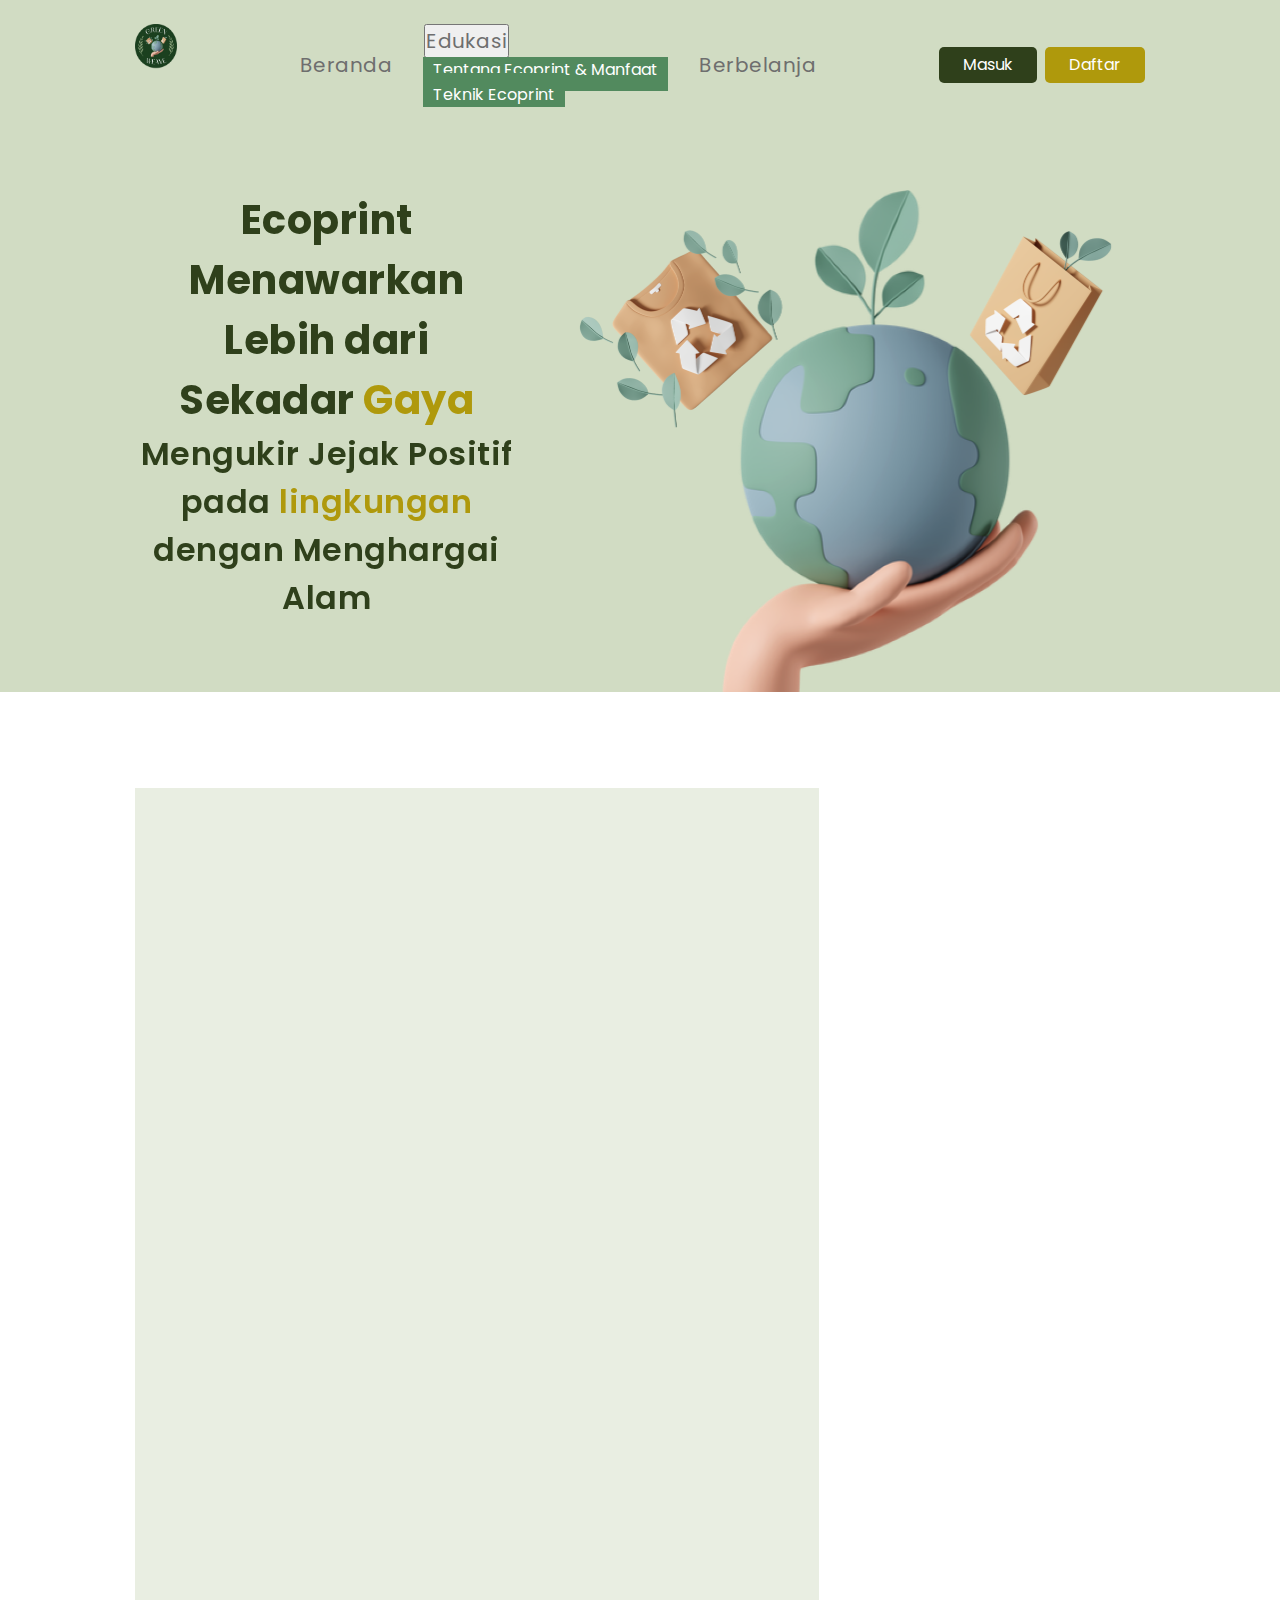
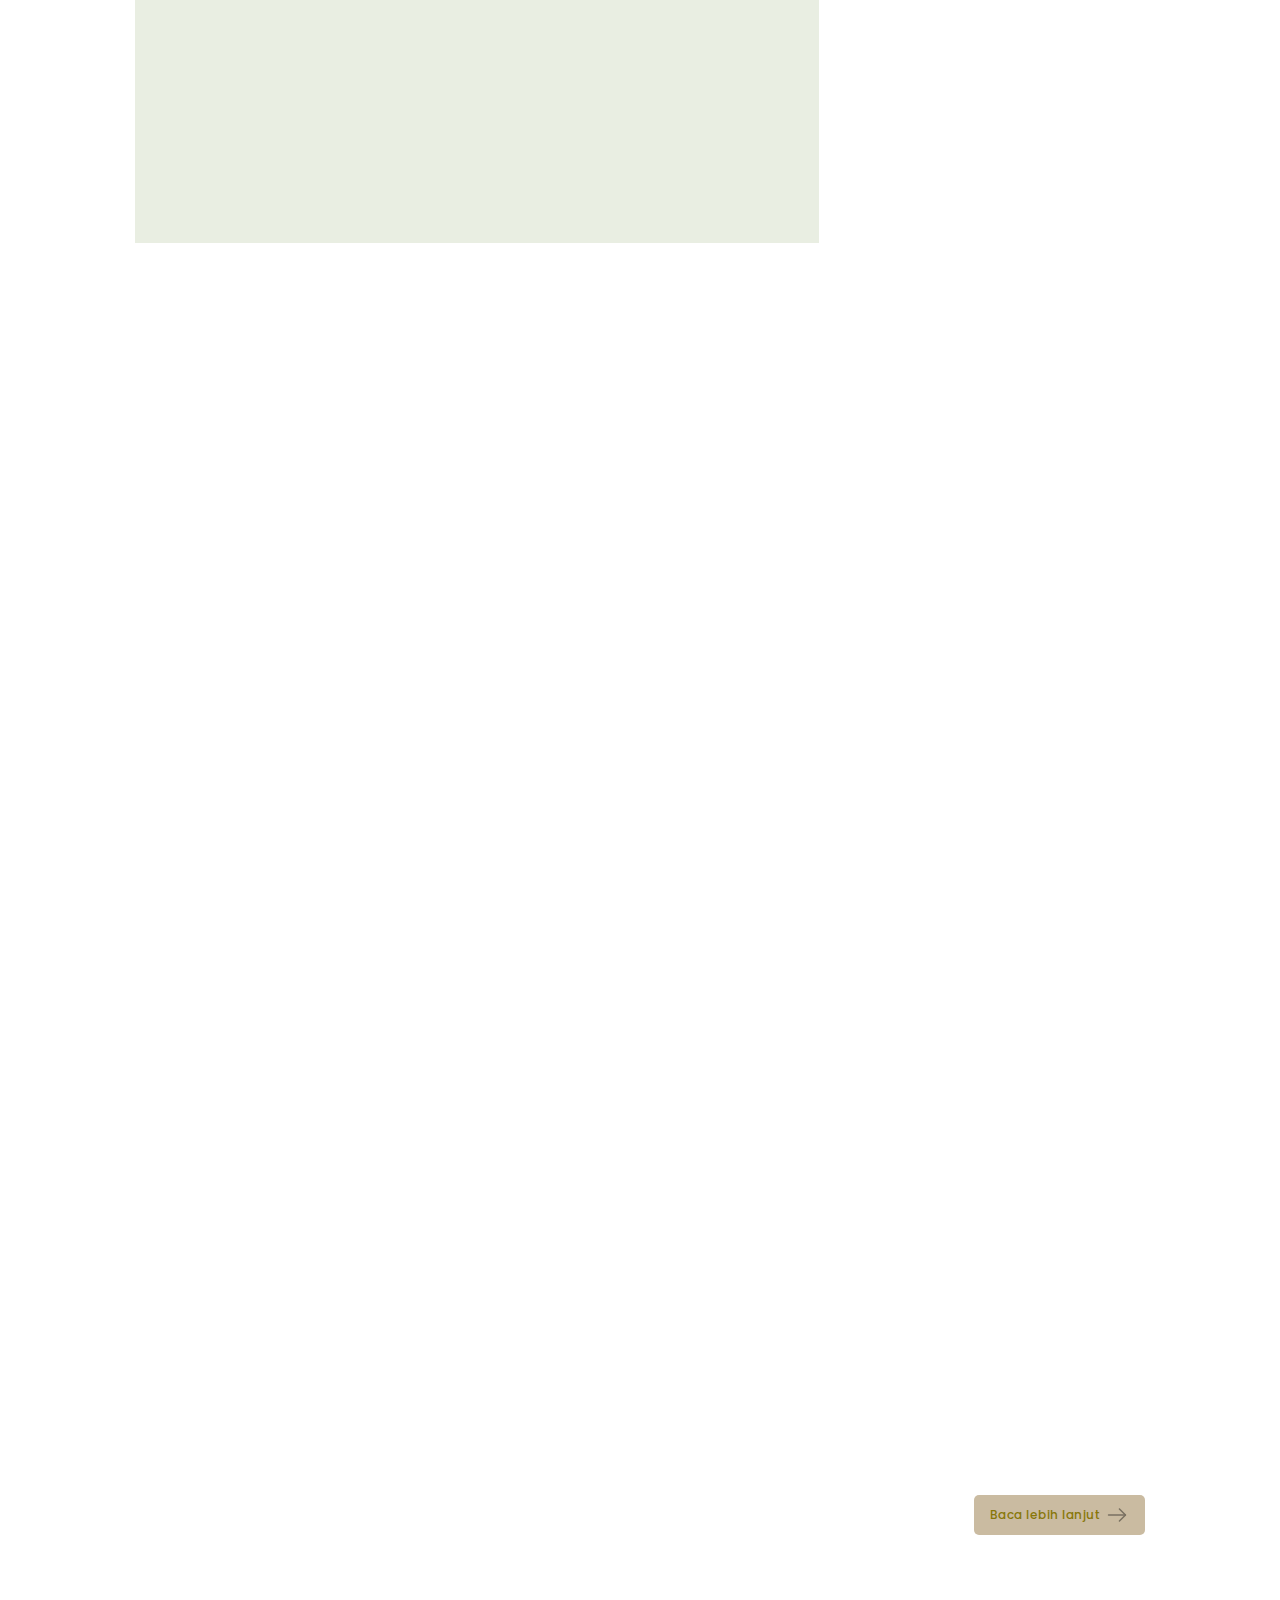
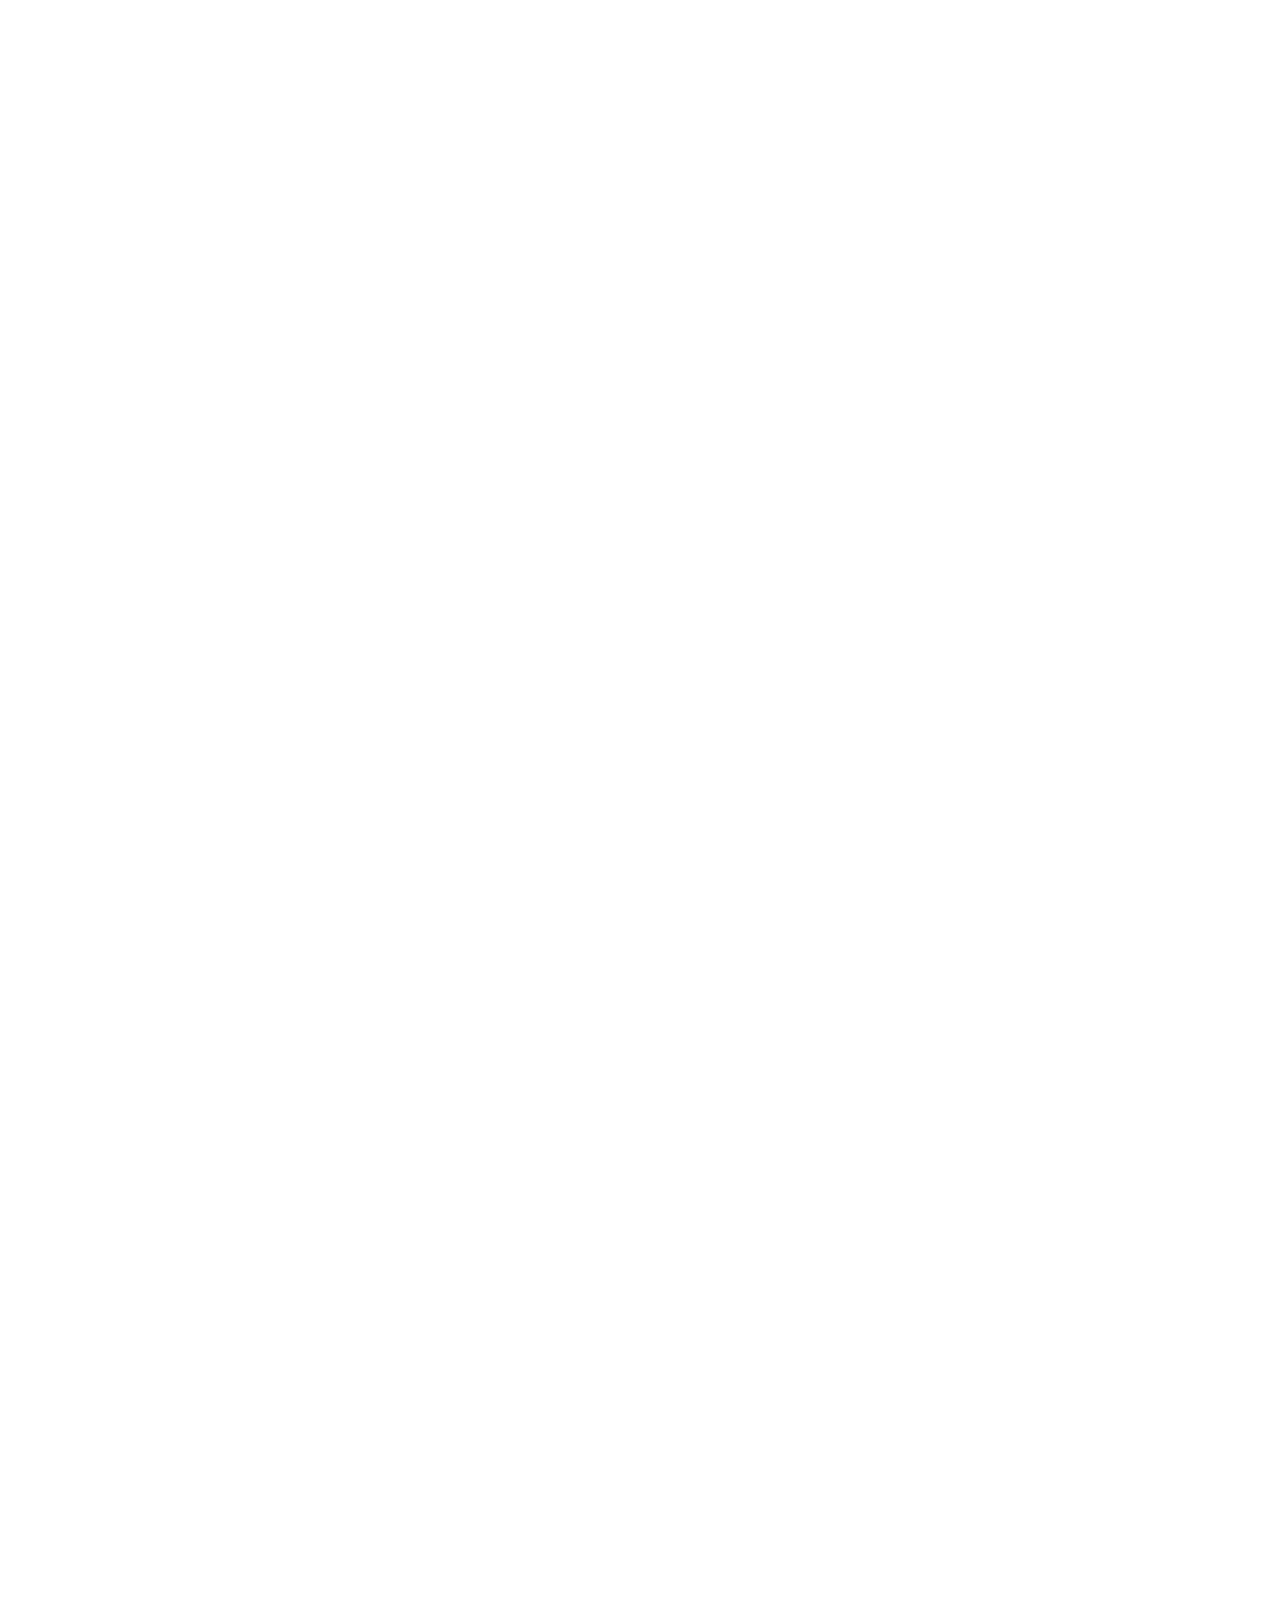
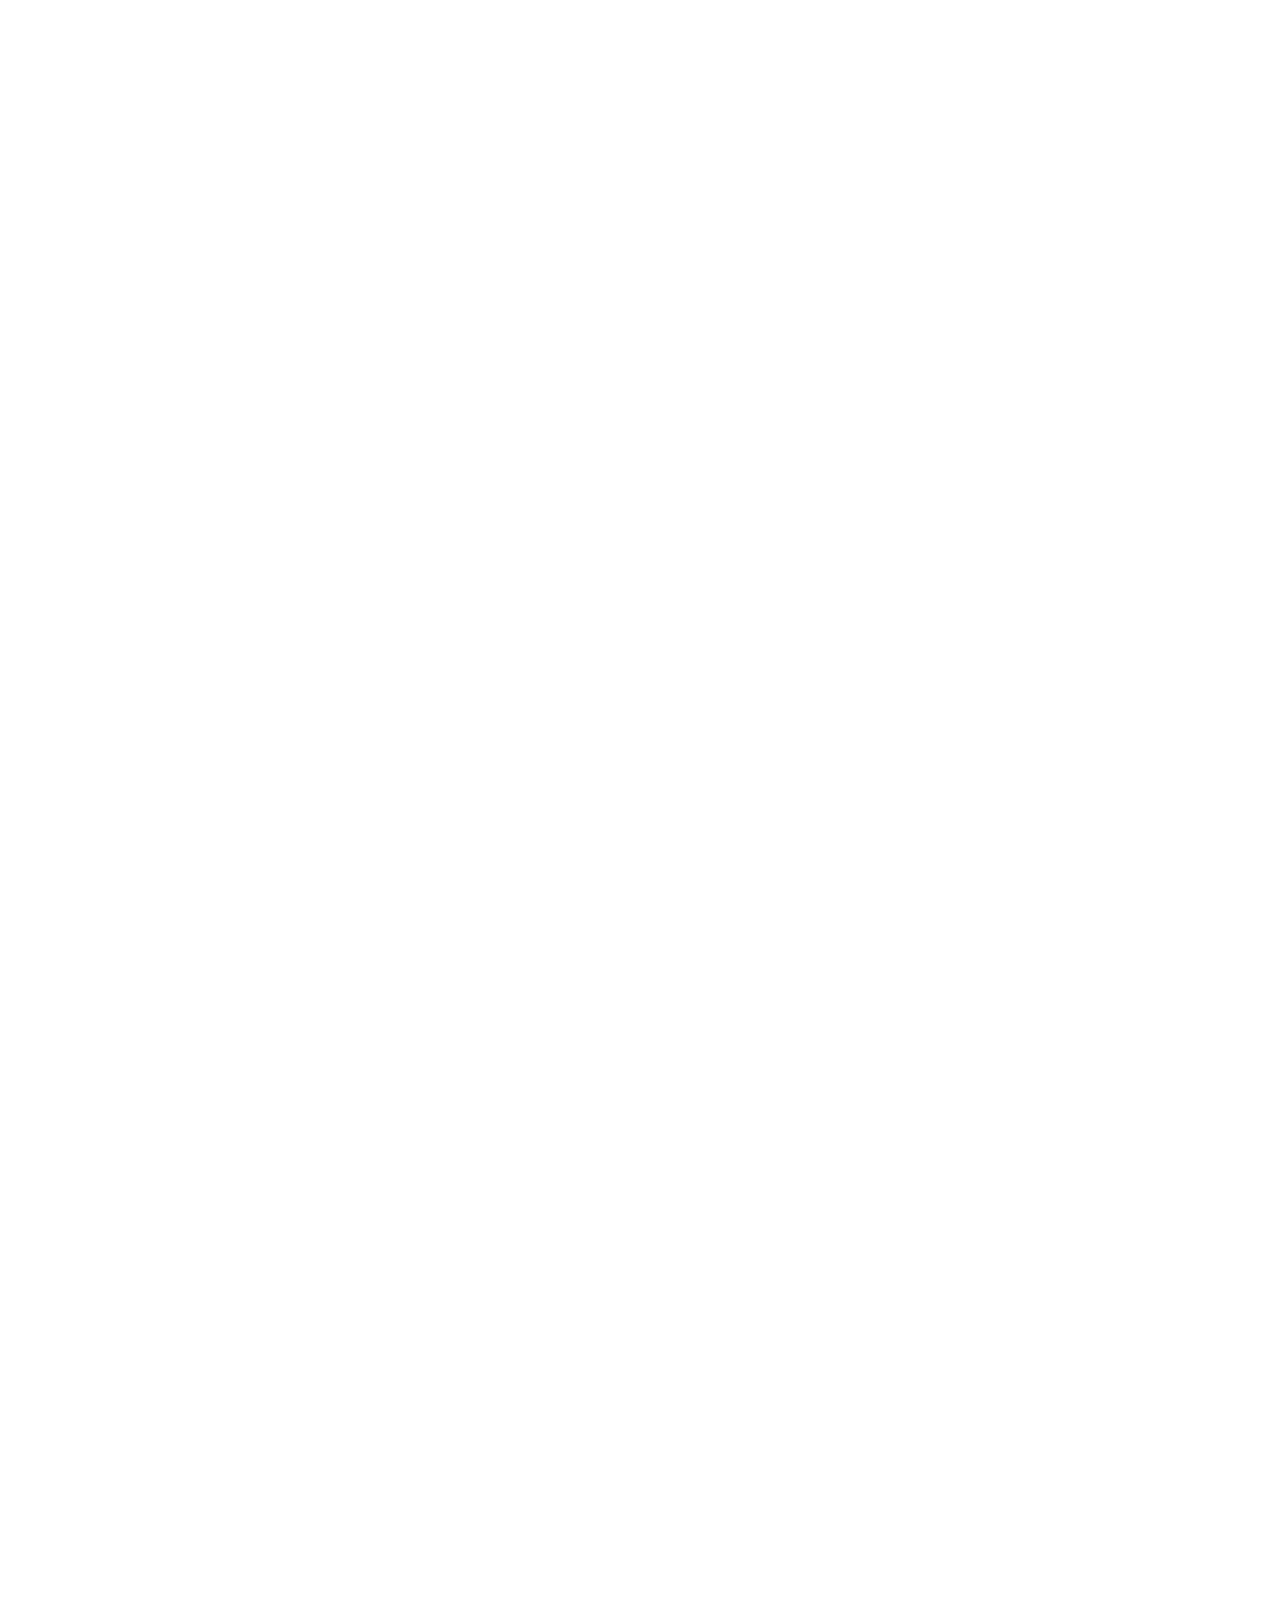
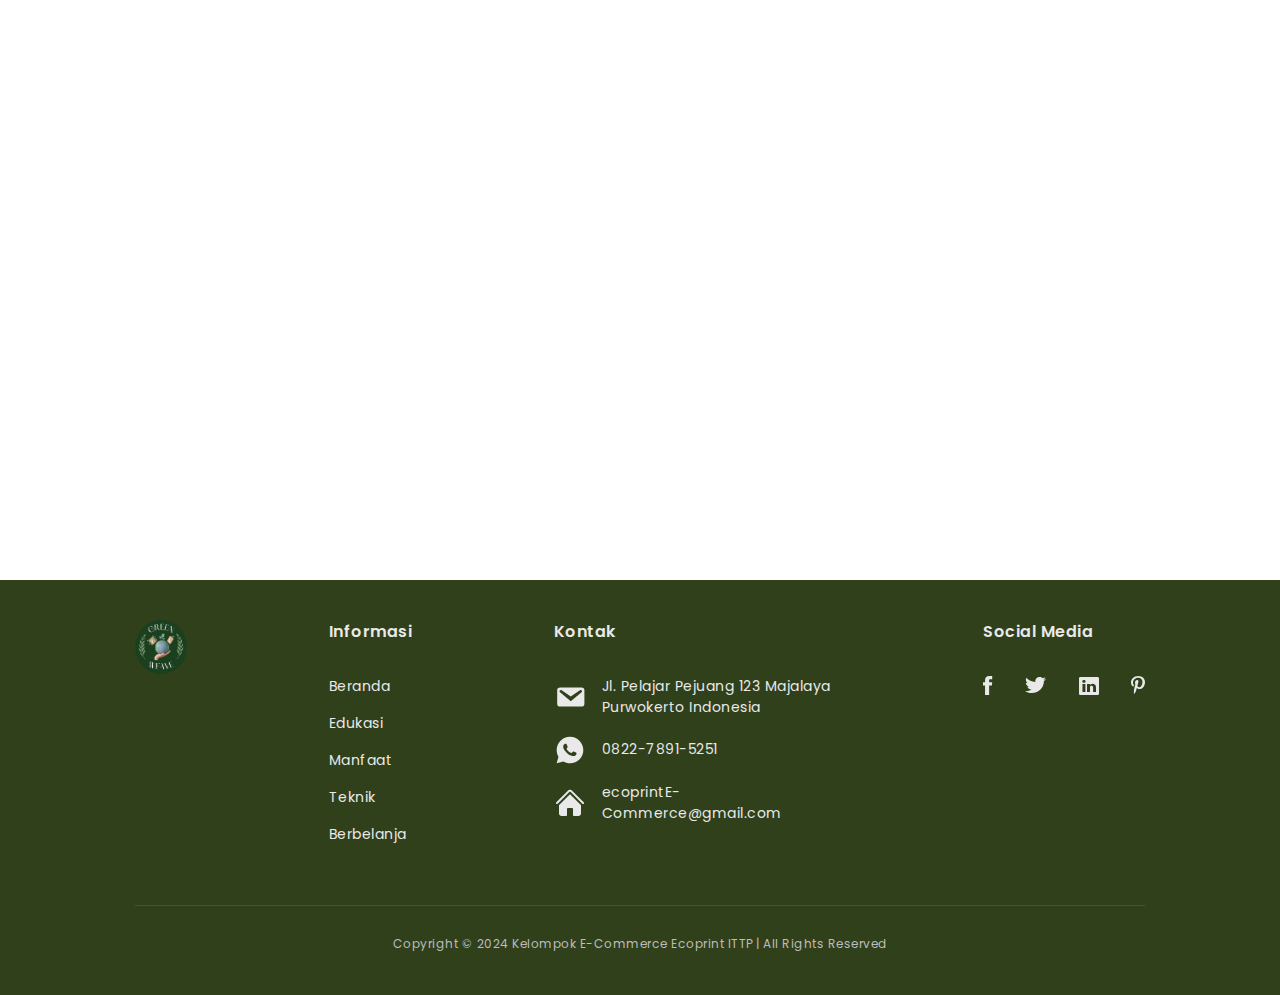
<file: index.html>
<!DOCTYPE html>
<html lang="en">

<head>
  <meta charset="UTF-8">
  <meta name="viewport" content="width=device-width, initial-scale=1.0">
  <link rel="icon" type="image/x-icon" href="./assets/images/ic-logo.png">
  <link href="https://cdn.jsdelivr.net/npm/bootstrap@5.3.2/dist/css/bootstrap.min.css" rel="stylesheet"
    integrity="sha384-T3c6CoIi6uLrA9TneNEoa7RxnatzjcDSCmG1MXxSR1GAsXEV/Dwwykc2MPK8M2HN" crossorigin="anonymous">
    <!-- AOS -->
    <link href="https://unpkg.com/aos@2.3.1/dist/aos.css" rel="stylesheet" />
  <link rel="stylesheet" href="../../assets/css/main.css">
  <title>Home - Eco Print</title>
</head>

<body>
  <!-- navbar -->
  <nav class="navbar">
    <div class="container container-nav nav">
      <a href="#" class="nav-logo">
        <img src="./assets/images/ic-logo.png" alt="" class="ic">
      </a>
      <div class="nav-menu">
        <a href="#" class="nav-link">Beranda</a>
        <div class="btn-group">
          <button type="button" class="nav-link dropdown-toggle" data-bs-toggle="dropdown" aria-expanded="false">
            Edukasi
          </button>
          <ul class="dropdown-menu">
            <li><a class="dropdown-item" href="./src/pages/manfaat.html">Tentang Ecoprint & Manfaat</a></li>
            <li><a class="dropdown-item" href="./src/pages/teknik.html">Teknik Ecoprint</a></li>
          </ul>
        </div>
        <a href="./src/pages/shop-1.html" class="nav-link">Berbelanja</a>
      </div>
      <div class="nav-buttons">
        <a href="src/pages/login.html" class="btn btn-primary btn-primary-custom">Masuk</a>
        <a href="src/pages/register.html" class="btn btn-secondary">Daftar</a>
        <button class="nav-btn-responsive"></button>
      </div>
    </div>
  </nav>
  <!-- navbar end -->

  <!-- section header -->
  <section class="section-home-header">
    <div class="container container-home-header subtext flex-column justify-content-center align-items-center">
      <div class="subtext-text">
        <h1 class="subtext-text-display" data-aos="fade-up">Ecoprint Menawarkan Lebih dari Sekadar <span class="text-secondary">Gaya</span>
        </h1>
        <h3 class="subtext-text-subtitle" data-aos="fade-up" data-aos-delay="300">Mengukir Jejak Positif pada <span class="text-secondary">lingkungan</span>
          dengan Menghargai Alam</h3>
      </div>
      <img src="assets/images/home-img-header.png" alt="" class="img img-home-header" data-aos="zoom-in-up" data-aos-delay="300">
    </div>
  </section>
  <!-- section header end -->

  <!-- section sustinable -->
  <div class="section-sustinable">
    <div class="container container-sustinable justify-content-center">
      <div class="subtext d-flex flex-lg-row flex-column">
        <div class="subtext-image d-flex justify-content-center" data-aos="zoom-in">
          <div class="wrap d-flex flex-column">
            <img src="assets/images/home-subtinable-img-1.png" alt="" class="">
            <img src="assets/images/home-subtinable-img-3.png" alt="" class="">
          </div>
          <img src="assets/images/home-subtinable-img-2.png" alt="" class="">
        </div>
        <div class="subtext-text text d-flex flex-column" data-aos="fade-left">
          <div class="text-wrap d-flex flex-column">
            <h4 class="subtext-text-subtitle">Tentang Kami</h4>
            <h3 class="subtext-text-display">Apakah Ecoprint? Mengungkap Keindahan Mode yang Ramah Lingkungan</h3>
          </div>
          <div class="text-wrap d-flex flex-column">
            <p class="subtext-text-desc">Ecoprint adalah teknik pewarnaan media seperti kain, kertas, atau kulit dengan
              menggunakan bahan alam seperti daun,
              bunga, dan batang. Prosesnya melibatkan kontak langsung antara bahan alam dan media, di mana pigmen warna
              dilepaskan dan
              menempel pada permukaan kain.</p>
            <div class="wrap-btn">
              <a href="" class="btn btn-link">Baca lebih lanjut <svg xmlns="http://www.w3.org/2000/svg" width="24"
                  height="24" viewBox="0 0 24 24" fill="none">
                  <path
                    d="M14.43 18.8201C14.24 18.8201 14.05 18.7501 13.9 18.6001C13.61 18.3101 13.61 17.8301 13.9 17.5401L19.44 12.0001L13.9 6.46012C13.61 6.17012 13.61 5.69012 13.9 5.40012C14.19 5.11012 14.67 5.11012 14.96 5.40012L21.03 11.4701C21.32 11.7601 21.32 12.2401 21.03 12.5301L14.96 18.6001C14.81 18.7501 14.62 18.8201 14.43 18.8201Z"
                    fill="#887709" />
                  <path
                    d="M20.33 12.75H3.5C3.09 12.75 2.75 12.41 2.75 12C2.75 11.59 3.09 11.25 3.5 11.25H20.33C20.74 11.25 21.08 11.59 21.08 12C21.08 12.41 20.74 12.75 20.33 12.75Z"
                    fill="#887709" />
                </svg></a>
            </div>
          </div>
        </div>
      </div>
    </div>
  </div>
  <!-- section sustinable end -->

  <!-- section manfaat -->
  <section class="section-manfaat">
    <div class="container container-manfaat content">
      <div class="content-top subtext">
        <h2 class="subtext-display" data-aos="fade-up">Sustainable Beauty, Menggali <span class="text-third">Manfaat</span> Ecoprint untuk
          Gaya <span class="text-third">Hidup Berkelanjutan</span></h2>
        <p class="subtext-desc" data-aos="fade-up" data-aos-delay="300">Ecoprint bukan hanya tentang gaya, tetapi juga tentang membangun masa depan yang
          berkelanjutan. Dengan bahan ramah
          lingkungan dan proses pencetakan yang bertanggung jawab, Ecoprint mempersembahkan gaya yang bermakna untuk
          gaya hidup
          Anda dan lingkungan.</p>
      </div>
      <div class="content-bottom">
        <div class="wrapper">
          <div class="item" data-aos="fade-up" data-aos-delay="300"data-aos-delay="300">
            <span class="item-number">1</span>
            <div class="item-text">
              <h5 class="item-text-title">Ramah lingkungan</h5>
              <p class="item-text-desc">Ecoprint menggunakan bahan alami seperti daun, bunga, dan kayu untuk warna tanpa
                bahan kimia berbahaya sehingga dapat
                menjaga lingkungan bebas limbah beracun.</p>
            </div>
          </div>
          <div class="item" data-aos="fade-up" data-aos-delay="500">
            <span class="item-number">2</span>
            <div class="item-text">
              <h5 class="item-text-title">Kreatif</h5>
              <p class="item-text-desc">Ecoprint menciptakan pola dan warna unik yang tidak dapat diproduksi secara
                massal karena terbentuk secara alami dari
                bahan-bahan alam.</p>
            </div>
          </div>
          <div class="item" data-aos="fade-up" data-aos-delay="700">
            <span class="item-number">3</span>
            <div class="item-text">
              <h5 class="item-text-title">Peluang bisnis</h5>
              <p class="item-text-desc">Ecoprint menjadi peluang bisnis menjanjikan dengan nilai estetika tinggi dan
                ramah lingkungan, sesuai dengan tren saat
                ini.</p>
            </div>
          </div>
        </div>
        <a href="#" class="btn btn-link btn-link-brown">Baca lebih lanjut <svg xmlns="http://www.w3.org/2000/svg"
            width="24" height="24" viewBox="0 0 24 24" fill="none">
            <path
              d="M14.4301 18.8201C14.2401 18.8201 14.0501 18.7501 13.9001 18.6001C13.6101 18.3101 13.6101 17.8301 13.9001 17.5401L19.4401 12.0001L13.9001 6.46012C13.6101 6.17012 13.6101 5.69012 13.9001 5.40012C14.1901 5.11012 14.6701 5.11012 14.9601 5.40012L21.0301 11.4701C21.3201 11.7601 21.3201 12.2401 21.0301 12.5301L14.9601 18.6001C14.8101 18.7501 14.6201 18.8201 14.4301 18.8201Z"
              fill="#797061" />
            <path
              d="M20.33 12.75H3.5C3.09 12.75 2.75 12.41 2.75 12C2.75 11.59 3.09 11.25 3.5 11.25H20.33C20.74 11.25 21.08 11.59 21.08 12C21.08 12.41 20.74 12.75 20.33 12.75Z"
              fill="#797061" />
          </svg></a>
      </div>
    </div>
  </section>
  <!-- section manfaat end -->

  <!-- section teknik -->
  <section class="section-teknik">
    <div class="container container-teknik content">
      <div class="content-top subtext">
        <h2 class="subtext-display" data-aos="fade-up">Melukis dengan Alam: Memahami <span class="text-third">Teknik</span> dan
          <span class="text-third">Keajaiban</span> di Balik Ecoprint
        </h2>
        <p class="subtext-desc" data-aos="fade-up" data-aos-delay="300">Ecoprint, seni kreatif yang memanfaatkan keindahan alam untuk menciptakan desain unik
          pada tekstil. Ecoprint
          menghadirkan keajaiban alam ke dalam kain, memadukan keindahan artistik dengan kesadaran akan keberlanjutan.
        </p>
      </div>
      <div class="content-bottom" data-aos="fade-up" data-aos-delay="500">
        <div class="card">
          <img src="assets/images/teknik-card-1.png" alt="" class="img card-image">
          <div class="card-text">
            <h4 class="card-text-title">Pounding</h4>
            <p class="card-text-desc">Teknik ecoprint yang dilakukan dengan memukul-mukul daun, bunga, atau bagian
              tumbuhan lain di atas kain yang telah
              direndam dalam larutan mordant.</p>
            <a href="#" class="btn btn-link">Baca lebih lanjut <svg xmlns="http://www.w3.org/2000/svg" width="24"
                height="24" viewBox="0 0 24 24" fill="none">
                <path
                  d="M14.43 18.8201C14.24 18.8201 14.05 18.7501 13.9 18.6001C13.61 18.3101 13.61 17.8301 13.9 17.5401L19.44 12.0001L13.9 6.46012C13.61 6.17012 13.61 5.69012 13.9 5.40012C14.19 5.11012 14.67 5.11012 14.96 5.40012L21.03 11.4701C21.32 11.7601 21.32 12.2401 21.03 12.5301L14.96 18.6001C14.81 18.7501 14.62 18.8201 14.43 18.8201Z"
                  fill="#887709" />
                <path
                  d="M20.33 12.75H3.5C3.09 12.75 2.75 12.41 2.75 12C2.75 11.59 3.09 11.25 3.5 11.25H20.33C20.74 11.25 21.08 11.59 21.08 12C21.08 12.41 20.74 12.75 20.33 12.75Z"
                  fill="#887709" />
              </svg></a>
          </div>
        </div>
        <div class="card">
          <img src="assets/images/teknik-card-1.png" alt="" class="img card-image">
          <div class="card-text">
            <h4 class="card-text-title">Steaming</h4>
            <p class="card-text-desc">Teknik ecoprint yang dilakukan dengan mengukus daun, bunga, atau bagian tumbuhan
              lain di atas kain yang telah direndam
              dalam larutan mordant.</p>
            <a href="#" class="btn btn-link">Baca lebih lanjut <svg xmlns="http://www.w3.org/2000/svg" width="24"
                height="24" viewBox="0 0 24 24" fill="none">
                <path
                  d="M14.43 18.8201C14.24 18.8201 14.05 18.7501 13.9 18.6001C13.61 18.3101 13.61 17.8301 13.9 17.5401L19.44 12.0001L13.9 6.46012C13.61 6.17012 13.61 5.69012 13.9 5.40012C14.19 5.11012 14.67 5.11012 14.96 5.40012L21.03 11.4701C21.32 11.7601 21.32 12.2401 21.03 12.5301L14.96 18.6001C14.81 18.7501 14.62 18.8201 14.43 18.8201Z"
                  fill="#887709" />
                <path
                  d="M20.33 12.75H3.5C3.09 12.75 2.75 12.41 2.75 12C2.75 11.59 3.09 11.25 3.5 11.25H20.33C20.74 11.25 21.08 11.59 21.08 12C21.08 12.41 20.74 12.75 20.33 12.75Z"
                  fill="#887709" />
              </svg></a>
          </div>
        </div>
        <div class="card">
          <img src="assets/images/teknik-card-1.png" alt="" class="img card-image">
          <div class="card-text">
            <h4 class="card-text-title">Fermentasi</h4>
            <p class="card-text-desc">Teknik ecoprint yang dilakukan dengan membiarkan daun, bunga, atau bagian tumbuhan
              lain terfermentasi selama beberapa
              hari.</p>
            <a href="#" class="btn btn-link">Baca lebih lanjut <svg xmlns="http://www.w3.org/2000/svg" width="24"
                height="24" viewBox="0 0 24 24" fill="none">
                <path
                  d="M14.43 18.8201C14.24 18.8201 14.05 18.7501 13.9 18.6001C13.61 18.3101 13.61 17.8301 13.9 17.5401L19.44 12.0001L13.9 6.46012C13.61 6.17012 13.61 5.69012 13.9 5.40012C14.19 5.11012 14.67 5.11012 14.96 5.40012L21.03 11.4701C21.32 11.7601 21.32 12.2401 21.03 12.5301L14.96 18.6001C14.81 18.7501 14.62 18.8201 14.43 18.8201Z"
                  fill="#887709" />
                <path
                  d="M20.33 12.75H3.5C3.09 12.75 2.75 12.41 2.75 12C2.75 11.59 3.09 11.25 3.5 11.25H20.33C20.74 11.25 21.08 11.59 21.08 12C21.08 12.41 20.74 12.75 20.33 12.75Z"
                  fill="#887709" />
              </svg></a>
          </div>
        </div>
        <div class="card">
          <img src="assets/images/teknik-card-1.png" alt="" class="img card-image">
          <div class="card-text">
            <h4 class="card-text-title">Iron Blanket</h4>
            <p class="card-text-desc">Teknik ini dilakukan dengan meletakkan daun, bunga, atau bagian tumbuhan lain di
              atas kain yang telah direndam dalam
              larutan mordant.</p>
            <a href="#" class="btn btn-link">Baca lebih lanjut <svg xmlns="http://www.w3.org/2000/svg" width="24"
                height="24" viewBox="0 0 24 24" fill="none">
                <path
                  d="M14.43 18.8201C14.24 18.8201 14.05 18.7501 13.9 18.6001C13.61 18.3101 13.61 17.8301 13.9 17.5401L19.44 12.0001L13.9 6.46012C13.61 6.17012 13.61 5.69012 13.9 5.40012C14.19 5.11012 14.67 5.11012 14.96 5.40012L21.03 11.4701C21.32 11.7601 21.32 12.2401 21.03 12.5301L14.96 18.6001C14.81 18.7501 14.62 18.8201 14.43 18.8201Z"
                  fill="#887709" />
                <path
                  d="M20.33 12.75H3.5C3.09 12.75 2.75 12.41 2.75 12C2.75 11.59 3.09 11.25 3.5 11.25H20.33C20.74 11.25 21.08 11.59 21.08 12C21.08 12.41 20.74 12.75 20.33 12.75Z"
                  fill="#887709" />
              </svg></a>
          </div>
        </div>
        <div class="card">
          <img src="assets/images/teknik-card-1.png" alt="" class="img card-image">
          <div class="card-text">
            <h4 class="card-text-title">Bundle Dyeing</h4>
            <p class="card-text-desc">Teknik ecoprint yang dilakukan dengan mengikat kain dengan bahan tumbuhan
              menggunakan tali atau benang.</p>
            <a href="#" class="btn btn-link">Baca lebih lanjut <svg xmlns="http://www.w3.org/2000/svg" width="24"
                height="24" viewBox="0 0 24 24" fill="none">
                <path
                  d="M14.43 18.8201C14.24 18.8201 14.05 18.7501 13.9 18.6001C13.61 18.3101 13.61 17.8301 13.9 17.5401L19.44 12.0001L13.9 6.46012C13.61 6.17012 13.61 5.69012 13.9 5.40012C14.19 5.11012 14.67 5.11012 14.96 5.40012L21.03 11.4701C21.32 11.7601 21.32 12.2401 21.03 12.5301L14.96 18.6001C14.81 18.7501 14.62 18.8201 14.43 18.8201Z"
                  fill="#887709" />
                <path
                  d="M20.33 12.75H3.5C3.09 12.75 2.75 12.41 2.75 12C2.75 11.59 3.09 11.25 3.5 11.25H20.33C20.74 11.25 21.08 11.59 21.08 12C21.08 12.41 20.74 12.75 20.33 12.75Z"
                  fill="#887709" />
              </svg></a>
          </div>
        </div>
        <div class="card">
          <img src="assets/images/teknik-card-1.png" alt="" class="img card-image">
          <div class="card-text">
            <h4 class="card-text-title">Shibori</h4>
            <p class="card-text-desc">teknik ecoprint yang dilakukan dengan melipat dan mengikat kain untuk menciptakan pola sebelum diwarnai.</p>
            <a href="#" class="btn btn-link">Baca lebih lanjut <svg xmlns="http://www.w3.org/2000/svg" width="24"
                height="24" viewBox="0 0 24 24" fill="none">
                <path
                  d="M14.43 18.8201C14.24 18.8201 14.05 18.7501 13.9 18.6001C13.61 18.3101 13.61 17.8301 13.9 17.5401L19.44 12.0001L13.9 6.46012C13.61 6.17012 13.61 5.69012 13.9 5.40012C14.19 5.11012 14.67 5.11012 14.96 5.40012L21.03 11.4701C21.32 11.7601 21.32 12.2401 21.03 12.5301L14.96 18.6001C14.81 18.7501 14.62 18.8201 14.43 18.8201Z"
                  fill="#887709" />
                <path
                  d="M20.33 12.75H3.5C3.09 12.75 2.75 12.41 2.75 12C2.75 11.59 3.09 11.25 3.5 11.25H20.33C20.74 11.25 21.08 11.59 21.08 12C21.08 12.41 20.74 12.75 20.33 12.75Z"
                  fill="#887709" />
              </svg></a>
          </div>
        </div>
      </div>
    </div>
  </section>
  <!-- section teknik end -->

  <!-- section katalog -->
  <section class="section-katalog">
    <div class="container container-katalog content">
      <div class="content-top subtext">
        <div class="subtext-text" data-aos="fade-left">
          <span class="subtext-text-title">Ecoprint Elegance:</span>
          <h2 class="subtext-text-display">Jelajahi <span class="text-third">Katalog Produk</span> Kami untuk Gaya Ramah
            Lingkungan yang Memukau!</h2>
        </div>
        <div class="sebtext-text" data-aos="fade-right">
          <a href="#" class="btn btn-link">Lihat lebih lanjut <svg xmlns="http://www.w3.org/2000/svg" width="24"
              height="24" viewBox="0 0 24 24" fill="none">
              <path
                d="M14.43 18.8201C14.24 18.8201 14.05 18.7501 13.9 18.6001C13.61 18.3101 13.61 17.8301 13.9 17.5401L19.44 12.0001L13.9 6.46012C13.61 6.17012 13.61 5.69012 13.9 5.40012C14.19 5.11012 14.67 5.11012 14.96 5.40012L21.03 11.4701C21.32 11.7601 21.32 12.2401 21.03 12.5301L14.96 18.6001C14.81 18.7501 14.62 18.8201 14.43 18.8201Z"
                fill="#887709" />
              <path
                d="M20.33 12.75H3.5C3.09 12.75 2.75 12.41 2.75 12C2.75 11.59 3.09 11.25 3.5 11.25H20.33C20.74 11.25 21.08 11.59 21.08 12C21.08 12.41 20.74 12.75 20.33 12.75Z"
                fill="#887709" />
            </svg></a>
        </div>
      </div>
      <div class="content-bottom" data-aos="fade-up">
        <div class="card">
          <img src="assets/images/katalog-card-1.png" alt="" class="img card-image">
          <div class="card-text">
            <div class="wrap">
              <h5 class="card-text-title">Tas kulit ecoprint Almira</h5>
              <span class="card-text-subtitle">Tas</span>
            </div>
            <p class="card-text-price">Rp. 200.000</p>
          </div>
        </div>
        <div class="card">
          <img src="assets/images/katalog-card-2.png" alt="" class="img card-image">
          <div class="card-text">
            <div class="wrap">
              <h5 class="card-text-title">Hijab Ecoprint</h5>
              <span class="card-text-subtitle">Hijab</span>
            </div>
            <p class="card-text-price">Rp. 64.000</p>
          </div>
        </div>
        <div class="card">
          <img src="assets/images/katalog-card-3.png" alt="" class="img card-image">
          <div class="card-text">
            <div class="wrap">
              <h5 class="card-text-title">TUNIK ECOPRINT EMBOSS</h5>
              <span class="card-text-subtitle">Baju</span>
            </div>
            <p class="card-text-price">Rp. 300.000</p>
          </div>
        </div>
        <div class="card">
          <img src="assets/images/katalog-card-4.png" alt="" class="img card-image">
          <div class="card-text">
            <div class="wrap">
              <h5 class="card-text-title">Totebag Blacu Ecoprint</h5>
              <span class="card-text-subtitle">Tas</span>
            </div>
            <p class="card-text-price">Rp. 35.000</p>
          </div>
        </div>
      </div>
    </div>
  </section>
  <!-- section katalog end -->

  <!-- section galeri -->
  <section class="section-galeri">
    <div class="container container-galeri content">
      <div class="content-top subtext" data-aos="fade-up">
        <span class="subtext-title">Ecoprint Essence :</span>
        <h2 class="subtext-display">Sneak Peek ke dalam <span class="text-third">Galeri Produk</span> Kami yang Penuh
          Keelokan dan Keberlanjutan!</h2>
      </div>
      <div class="content-bottom">
        <div class="wrap">
          <div class="item" data-aos="zoom-in">
            <img src="assets/images/galeri-img-1.png" alt="" class="img">
          </div>
          <div class="item" data-aos="zoom-in">
            <img src="assets/images/galeri-img-2.png" alt="" class="img">
          </div>
        </div>
        <div class="wrap">
          <div class="item" data-aos="zoom-in">
            <img src="assets/images/galeri-img-3.png" alt="" class="img">
          </div>
          <div class="item" data-aos="zoom-in">
            <img src="assets/images/galeri-img-4.png" alt="" class="img">
          </div>
          <div class="item" data-aos="zoom-in">
            <img src="assets/images/galeri-img-5.png" alt="" class="img">
          </div>
        </div>
      </div>
    </div>
  </section>
  <!-- section galeri end -->

  <!-- section kesimpulan -->
  <section class="section-kesimpulan">
    <div class="container subtext" data-aos="zoom-in">
      <img src="assets/images/kesimpulan-pattern.png" alt="" class="img img-pattern">
      <h3 class="subtext-display">Ecoprint adalah cara untuk menghubungkan diri dengan alam dan menciptakan sesuatu yang
        indah
        - Katie Jones</h3>
      <img src="assets/images/kesimpulan-pattern.png" alt="" class="img img-pattern">
    </div>
  </section>
  <!-- section kesimpulan end -->

  <!-- footer -->
  <footer class="footer">
    <div class="container content">
      <div class="content-top">
        <a href="#" class="logo">
          <img src="./assets/images/ic-logo.png" alt="" class="ic">
        </a>
        <div class="subtext">
          <h5 class="subtext-title">Informasi</h5>
          <div class="subtext-text">
            <a href="#" class="nav-link">Beranda</a>
            <a href="#" class="nav-link">Edukasi</a>
            <a href="#" class="nav-link">Manfaat</a>
            <a href="#" class="nav-link">Teknik</a>
            <a href="#" class="nav-link">Berbelanja</a>
          </div>
        </div>
        <div class="subtext">
          <h5 class="subtext-title">Kontak</h5>
          <div class="subtext-text">
            <a href="#" class="nav-link"><img src="assets/images/ic_email.svg" alt="" class="ic"> <span>Jl. Pelajar
                Pejuang 123 Majalaya Purwokerto Indonesia</span></a>
            <a href="#" class="nav-link"><img src="assets/images/ic_whatsapp.svg" alt="" class="ic">
              <span>0822-7891-5251</span></a>
            <a href="#" class="nav-link"><img src="assets/images/ic_home.svg" alt="" class="ic">
              <span>ecoprintE-Commerce@gmail.com</span></a>
          </div>
        </div>
        <div class="subtext">
          <h5 class="subtext-title">Social Media</h5>
          <div class="subtext-text social-media">
            <a href="#" class="nav-link"><img src="assets/images/ic_facebook.svg" alt="" class="ic"></a>
            <a href="#" class="nav-link"><img src="assets/images/ic_twitter.svg" alt="" class="ic"></a>
            <a href="#" class="nav-link"><img src="assets/images/ic_linkedin.svg" alt="" class="ic"></a>
            <a href="#" class="nav-link"><img src="assets/images/ic_pininterest.svg" alt="" class="ic"></a>
          </div>
        </div>
      </div>
      <div class="content-bottom">
        <span class="copyright">Copyright © 2024 Kelompok E-Commerce Ecoprint ITTP | All Rights Reserved</span>
      </div>
    </div>
  </footer>
  <!-- footer end -->

  <script src="https://cdn.jsdelivr.net/npm/@popperjs/core@2.11.8/dist/umd/popper.min.js"
    integrity="sha384-I7E8VVD/ismYTF4hNIPjVp/Zjvgyol6VFvRkX/vR+Vc4jQkC+hVqc2pM8ODewa9r"
    crossorigin="anonymous"></script>
  <script src="https://cdn.jsdelivr.net/npm/bootstrap@5.3.2/dist/js/bootstrap.min.js"
    integrity="sha384-BBtl+eGJRgqQAUMxJ7pMwbEyER4l1g+O15P+16Ep7Q9Q+zqX6gSbd85u4mG4QzX+"
    crossorigin="anonymous"></script>
    <!-- AOS -->
    <script src="https://unpkg.com/aos@2.3.1/dist/aos.js"></script>
    <script src="./assets/js/main.js"></script>
</body>

</html>
</file>
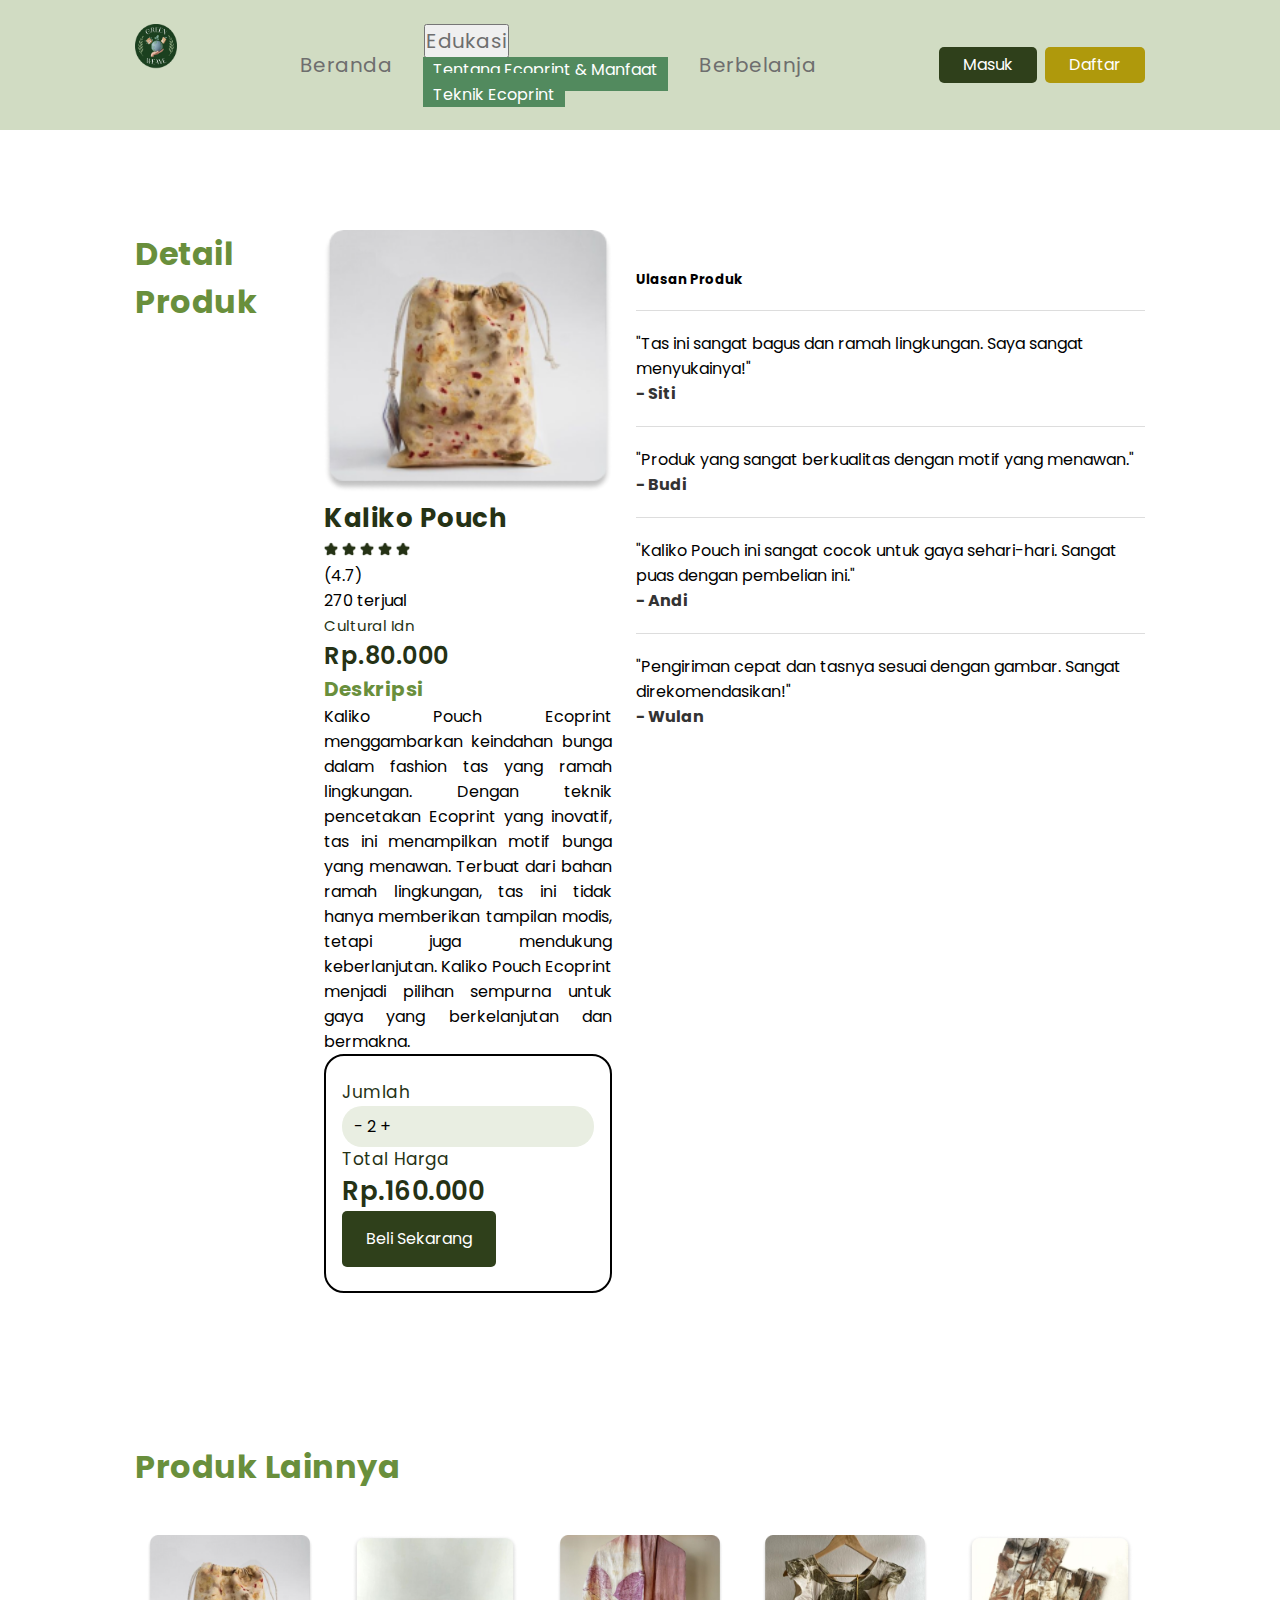
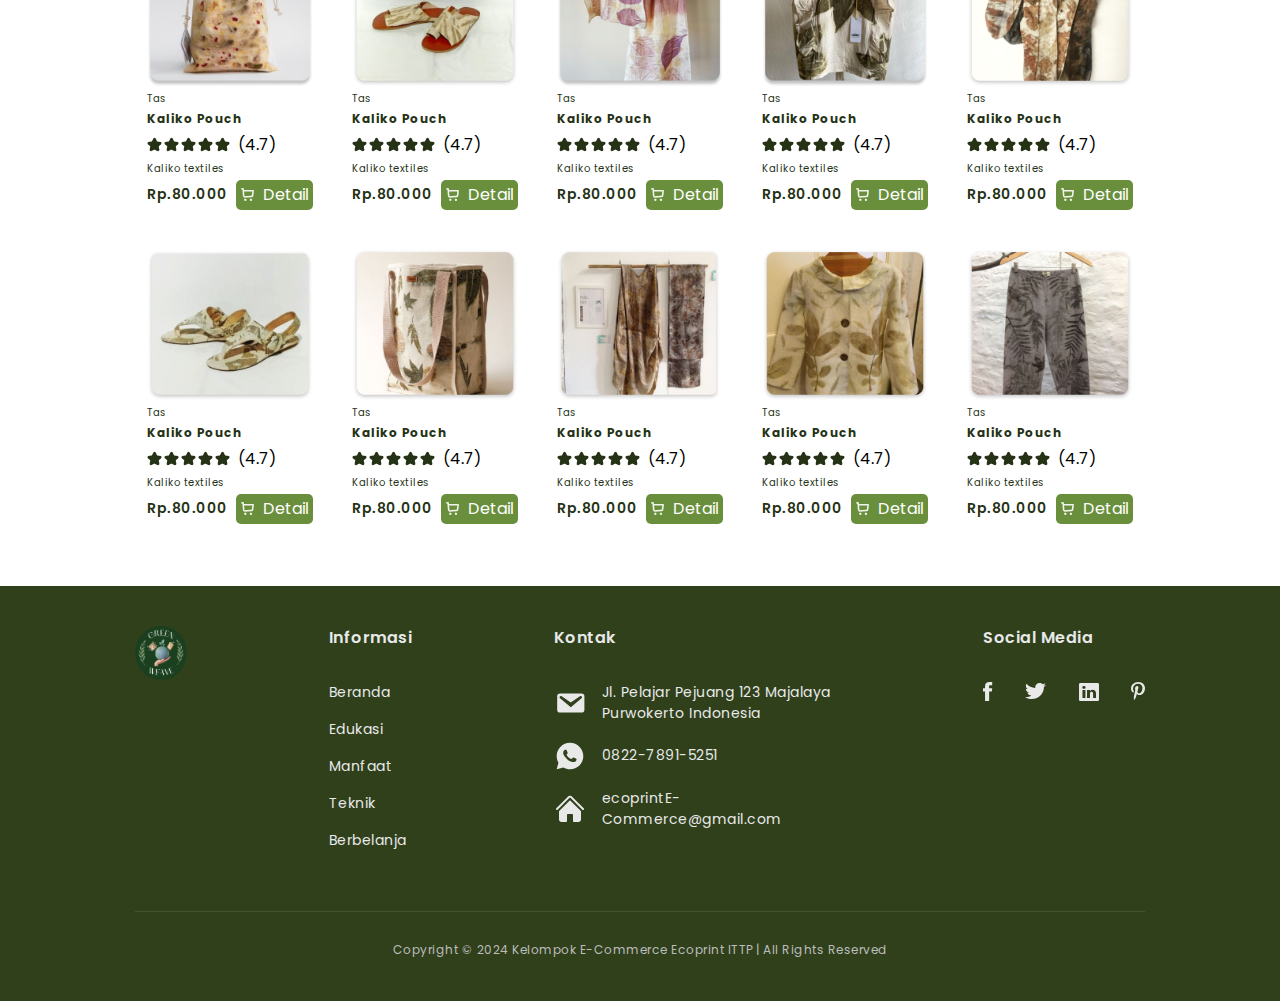
<file: src/pages/detail.html>
<!DOCTYPE html>
<html lang="en">

<head>
  <meta charset="UTF-8">
  <meta name="viewport" content="width=device-width, initial-scale=1.0">
  <link rel="icon" type="image/x-icon" href="../../assets/images/ic-logo.png">
  <link href="https://cdn.jsdelivr.net/npm/bootstrap@5.3.2/dist/css/bootstrap.min.css" rel="stylesheet"
    integrity="sha384-T3c6CoIi6uLrA9TneNEoa7RxnatzjcDSCmG1MXxSR1GAsXEV/Dwwykc2MPK8M2HN" crossorigin="anonymous">
  <link rel="stylesheet" href="../../assets/css/main.css">
  <link rel="stylesheet" href="../../assets/css/main-2.css">
  <title>Detail - Eco Print</title>
</head>

<body>
  <!-- navbar -->
  <nav class="navbar">
    <div class="container container-nav nav">
      <a href="#" class="nav-logo">
        <img src="../../assets/images/ic-logo.png" alt="" class="ic">
      </a>
      <div class="nav-menu">
        <a href="../../index.html" class="nav-link">Beranda</a>
        <div class="btn-group">
          <button type="button" class="nav-link dropdown-toggle" data-bs-toggle="dropdown" aria-expanded="false">
            Edukasi
          </button>
          <ul class="dropdown-menu">
            <li><a class="dropdown-item" href="./manfaat.html">Tentang Ecoprint & Manfaat</a></li>
            <li><a class="dropdown-item" href="./teknik.html">Teknik Ecoprint</a></li>
          </ul>
        </div>
        <a href="./shop-1.html" class="nav-link">Berbelanja</a>
      </div>
      <div class="nav-buttons">
        <a href="../../src/pages/login.html" class="btn btn-primary btn-primary-custom">Masuk</a>
        <a href="../../src/pages/register.html" class="btn btn-secondary">Daftar</a>
        <button class="nav-btn-responsive"></button>
      </div>
    </div>
  </nav>
  <!-- navbar end -->

  <!-- section detail -->
  <section class="section-detail">
    <div class="container flex-column">
      <h1 class="subtext-title">Detail Produk</h1>
      <div class="content d-flex flex-column flex-lg-row justify-content-between align-items-start">
        <div class="content-left">
          <img src="../../assets/images/shop_card-img-1.png" alt="" class="img img-detail">
        </div>
        <div class="content-center description d-flex flex-column">
          <h4 class="description-title">Kaliko Pouch</h4>
          <div class="description-rating d-flex align-items-center">
            <div class="description-rating-wrap d-flex align-items-center">
              <div class="description-star">
                <img src="../../assets/images/ic_star-shop.png" alt="" class="ic">
                <img src="../../assets/images/ic_star-shop.png" alt="" class="ic">
                <img src="../../assets/images/ic_star-shop.png" alt="" class="ic">
                <img src="../../assets/images/ic_star-shop.png" alt="" class="ic">
                <img src="../../assets/images/ic_star-shop.png" alt="" class="ic">
              </div>
              <span class="description-rating-span">(4.7)</span>
            </div>
            <span class="description-totaly">270 terjual</span>
          </div>
          <span class="description-span">Cultural Idn</span>
          <h5 class="description-price">Rp.80.000</h5>
          <div class="description-text d-flex flex-column">
            <h5 class="description-text-title">Deskripsi</h5>
            <p class="description-text-desc">Kaliko Pouch Ecoprint menggambarkan keindahan bunga dalam fashion tas
              yang ramah lingkungan. Dengan teknik pencetakan
              Ecoprint yang inovatif, tas ini menampilkan motif bunga yang menawan. Terbuat dari bahan ramah
              lingkungan, tas ini
              tidak hanya memberikan tampilan modis, tetapi juga mendukung keberlanjutan. Kaliko Pouch Ecoprint menjadi
              pilihan sempurna untuk gaya yang berkelanjutan dan bermakna.
            </p>
          </div>
        </div>
        <div class="content-right count d-flex flex-column">
          <h5 class="count-title">Jumlah</h5>
          <div class="count-wrap d-flex justify-content-between align-items-center">
            <span class="minus">-</span>
            <span class="count-text">2</span>
            <span class="plus">+</span>
          </div>
          <span class="totaly-title">Total Harga</span>
          <h5 class="totaly-price">Rp.160.000</h5>
          <a href="https://wa.me/62895611340313?text=Halo%2C%20terima%20kasih%20telah%20memilih%20produk%20dari%20eco%20print%21%20%F0%9F%98%8A%20%0APesanan%20Anda%20dengan%20nomor%20%23ECP654321%20saat%20ini%20menunggu%20konfirmasi%20pembayaran.%20%F0%9F%92%B3%20%0A%0A*%E2%9C%85%20Detail%20Pesanan%3A*%0A%F0%9F%92%BC%20*%Tas%20Kaliko%20Pouch*%0A%0ATolong%20konfirmasikan%20pembayaran%20dan%20kirimkan%20alamat%20pengiriman%20Anda%20untuk%20melanjutkan%20proses%20pesanan.%20%F0%9F%8F%A0%0A%0A*%F0%9F%93%B2%20Cara%20Pembayaran%3A*%0A%0A%F0%9F%92%B3%20*E-Money*%3A%0A%E2%80%A2%20Dana%3A%20081234567890%20a%2Fn%20Eco%20Print%0A%E2%80%A2%20GoPay%3A%20081234567891%20a%2Fn%20Eco%20Print%0A%E2%80%A2%20OVO%3A%20081234567892%20a%2Fn%20Eco%20Print%0A%0A%F0%9F%92%B5%20*Bank*%3A%0A%E2%80%A2%20Mandiri%3A%205000123456789%20a%2Fn%20Eco%20Print%0A%E2%80%A2%20BCA%3A%201234567890%20a%2Fn%20Eco%20Print%0A%E2%80%A2%20BNI%3A%208765432109%20a%2Fn%20Eco%20Print%0A%0ATerima%20kasih%20atas%20kepercayaan%20Anda%20berbelanja%20di%20eco%20print%21%20%F0%9F%99%8F"
            class="btn btn-primary">Beli Sekarang</a>
        </div>
      </div>
      <!-- Review Section Start -->
      <div class="reviews">
        <h5 class="reviews-title">Ulasan Produk</h5>
        <div class="review">
          <p class="review-text">
            "Tas ini sangat bagus dan ramah lingkungan. Saya sangat
            menyukainya!"
          </p>
          <span class="reviewer-name">- Siti</span>
        </div>
        <div class="review">
          <p class="review-text">
            "Produk yang sangat berkualitas dengan motif yang menawan."
          </p>
          <span class="reviewer-name">- Budi</span>
        </div>
        <div class="review">
          <p class="review-text">
            "Kaliko Pouch ini sangat cocok untuk gaya sehari-hari. Sangat
            puas dengan pembelian ini."
          </p>
          <span class="reviewer-name">- Andi</span>
        </div>
        <div class="review">
          <p class="review-text">
            "Pengiriman cepat dan tasnya sesuai dengan gambar. Sangat
            direkomendasikan!"
          </p>
          <span class="reviewer-name">- Wulan</span>
        </div>
      </div>
      <!-- Review Section End -->
    </div>
  </section>


  <section class="section-populer detail-page">
    <div class="container content">
      <div class="content-top">
        <h3 class="title">Produk Lainnya</h3>
      </div>
      <div class="content-bottom">
        <div class="card">
          <img src="../../assets/images/shop_card-img-1.png" alt="" class="img card-image">
          <div class="card-body">
            <span class="subtitle">Tas</span>
            <h4 class="title">Kaliko Pouch</h4>
            <div class="rating">
              <div class="wrap-star">
                <img src="../../assets/images/ic_star-shop.png" alt="" class="ic">
                <img src="../../assets/images/ic_star-shop.png" alt="" class="ic">
                <img src="../../assets/images/ic_star-shop.png" alt="" class="ic">
                <img src="../../assets/images/ic_star-shop.png" alt="" class="ic">
                <img src="../../assets/images/ic_star-shop.png" alt="" class="ic">
              </div>
              <span>(4.7)</span>
            </div>
            <span class="subtitle">Kaliko textiles</span>
            <div class="price">
              <h4 class="price-text">Rp.80.000</h4>
              <a href="./detail.html" class="btn btn-price"><img src="../../assets/images/ic_chart_shop.png" alt=""
                  class="ic">Detail</a>
            </div>
          </div>
        </div>
        <div class="card">
          <img src="../../assets/images/shop_card-img-2.png" alt="" class="img card-image">
          <div class="card-body">
            <span class="subtitle">Tas</span>
            <h4 class="title">Kaliko Pouch</h4>
            <div class="rating">
              <div class="wrap-star">
                <img src="../../assets/images/ic_star-shop.png" alt="" class="ic">
                <img src="../../assets/images/ic_star-shop.png" alt="" class="ic">
                <img src="../../assets/images/ic_star-shop.png" alt="" class="ic">
                <img src="../../assets/images/ic_star-shop.png" alt="" class="ic">
                <img src="../../assets/images/ic_star-shop.png" alt="" class="ic">
              </div>
              <span>(4.7)</span>
            </div>
            <span class="subtitle">Kaliko textiles</span>
            <div class="price">
              <h4 class="price-text">Rp.80.000</h4>
              <a href="#" class="btn btn-price"><img src="../../assets/images/ic_chart_shop.png" alt=""
                  class="ic">Detail</a>
            </div>
          </div>
        </div>
        <div class="card">
          <img src="../../assets/images/shop_card-img-3.png" alt="" class="img card-image">
          <div class="card-body">
            <span class="subtitle">Tas</span>
            <h4 class="title">Kaliko Pouch</h4>
            <div class="rating">
              <div class="wrap-star">
                <img src="../../assets/images/ic_star-shop.png" alt="" class="ic">
                <img src="../../assets/images/ic_star-shop.png" alt="" class="ic">
                <img src="../../assets/images/ic_star-shop.png" alt="" class="ic">
                <img src="../../assets/images/ic_star-shop.png" alt="" class="ic">
                <img src="../../assets/images/ic_star-shop.png" alt="" class="ic">
              </div>
              <span>(4.7)</span>
            </div>
            <span class="subtitle">Kaliko textiles</span>
            <div class="price">
              <h4 class="price-text">Rp.80.000</h4>
              <a href="#" class="btn btn-price"><img src="../../assets/images/ic_chart_shop.png" alt=""
                  class="ic">Detail</a>
            </div>
          </div>
        </div>
        <div class="card">
          <img src="../../assets/images/shop_card-img-4.png" alt="" class="img card-image">
          <div class="card-body">
            <span class="subtitle">Tas</span>
            <h4 class="title">Kaliko Pouch</h4>
            <div class="rating">
              <div class="wrap-star">
                <img src="../../assets/images/ic_star-shop.png" alt="" class="ic">
                <img src="../../assets/images/ic_star-shop.png" alt="" class="ic">
                <img src="../../assets/images/ic_star-shop.png" alt="" class="ic">
                <img src="../../assets/images/ic_star-shop.png" alt="" class="ic">
                <img src="../../assets/images/ic_star-shop.png" alt="" class="ic">
              </div>
              <span>(4.7)</span>
            </div>
            <span class="subtitle">Kaliko textiles</span>
            <div class="price">
              <h4 class="price-text">Rp.80.000</h4>
              <a href="#" class="btn btn-price"><img src="../../assets/images/ic_chart_shop.png" alt=""
                  class="ic">Detail</a>
            </div>
          </div>
        </div>
        <div class="card">
          <img src="../../assets/images/shop_card-img-5.png" alt="" class="img card-image">
          <div class="card-body">
            <span class="subtitle">Tas</span>
            <h4 class="title">Kaliko Pouch</h4>
            <div class="rating">
              <div class="wrap-star">
                <img src="../../assets/images/ic_star-shop.png" alt="" class="ic">
                <img src="../../assets/images/ic_star-shop.png" alt="" class="ic">
                <img src="../../assets/images/ic_star-shop.png" alt="" class="ic">
                <img src="../../assets/images/ic_star-shop.png" alt="" class="ic">
                <img src="../../assets/images/ic_star-shop.png" alt="" class="ic">
              </div>
              <span>(4.7)</span>
            </div>
            <span class="subtitle">Kaliko textiles</span>
            <div class="price">
              <h4 class="price-text">Rp.80.000</h4>
              <a href="#" class="btn btn-price"><img src="../../assets/images/ic_chart_shop.png" alt=""
                  class="ic">Detail</a>
            </div>
          </div>
        </div>
        <div class="card">
          <img src="../../assets/images/shop_card-img-6.png" alt="" class="img card-image">
          <div class="card-body">
            <span class="subtitle">Tas</span>
            <h4 class="title">Kaliko Pouch</h4>
            <div class="rating">
              <div class="wrap-star">
                <img src="../../assets/images/ic_star-shop.png" alt="" class="ic">
                <img src="../../assets/images/ic_star-shop.png" alt="" class="ic">
                <img src="../../assets/images/ic_star-shop.png" alt="" class="ic">
                <img src="../../assets/images/ic_star-shop.png" alt="" class="ic">
                <img src="../../assets/images/ic_star-shop.png" alt="" class="ic">
              </div>
              <span>(4.7)</span>
            </div>
            <span class="subtitle">Kaliko textiles</span>
            <div class="price">
              <h4 class="price-text">Rp.80.000</h4>
              <a href="#" class="btn btn-price"><img src="../../assets/images/ic_chart_shop.png" alt=""
                  class="ic">Detail</a>
            </div>
          </div>
        </div>
        <div class="card">
          <img src="../../assets/images/shop_card-img-7.png" alt="" class="img card-image">
          <div class="card-body">
            <span class="subtitle">Tas</span>
            <h4 class="title">Kaliko Pouch</h4>
            <div class="rating">
              <div class="wrap-star">
                <img src="../../assets/images/ic_star-shop.png" alt="" class="ic">
                <img src="../../assets/images/ic_star-shop.png" alt="" class="ic">
                <img src="../../assets/images/ic_star-shop.png" alt="" class="ic">
                <img src="../../assets/images/ic_star-shop.png" alt="" class="ic">
                <img src="../../assets/images/ic_star-shop.png" alt="" class="ic">
              </div>
              <span>(4.7)</span>
            </div>
            <span class="subtitle">Kaliko textiles</span>
            <div class="price">
              <h4 class="price-text">Rp.80.000</h4>
              <a href="#" class="btn btn-price"><img src="../../assets/images/ic_chart_shop.png" alt=""
                  class="ic">Detail</a>
            </div>
          </div>
        </div>
        <div class="card">
          <img src="../../assets/images/shop_card-img-8.png" alt="" class="img card-image">
          <div class="card-body">
            <span class="subtitle">Tas</span>
            <h4 class="title">Kaliko Pouch</h4>
            <div class="rating">
              <div class="wrap-star">
                <img src="../../assets/images/ic_star-shop.png" alt="" class="ic">
                <img src="../../assets/images/ic_star-shop.png" alt="" class="ic">
                <img src="../../assets/images/ic_star-shop.png" alt="" class="ic">
                <img src="../../assets/images/ic_star-shop.png" alt="" class="ic">
                <img src="../../assets/images/ic_star-shop.png" alt="" class="ic">
              </div>
              <span>(4.7)</span>
            </div>
            <span class="subtitle">Kaliko textiles</span>
            <div class="price">
              <h4 class="price-text">Rp.80.000</h4>
              <a href="#" class="btn btn-price"><img src="../../assets/images/ic_chart_shop.png" alt=""
                  class="ic">Detail</a>
            </div>
          </div>
        </div>
        <div class="card">
          <img src="../../assets/images/shop_card-img-9.png" alt="" class="img card-image">
          <div class="card-body">
            <span class="subtitle">Tas</span>
            <h4 class="title">Kaliko Pouch</h4>
            <div class="rating">
              <div class="wrap-star">
                <img src="../../assets/images/ic_star-shop.png" alt="" class="ic">
                <img src="../../assets/images/ic_star-shop.png" alt="" class="ic">
                <img src="../../assets/images/ic_star-shop.png" alt="" class="ic">
                <img src="../../assets/images/ic_star-shop.png" alt="" class="ic">
                <img src="../../assets/images/ic_star-shop.png" alt="" class="ic">
              </div>
              <span>(4.7)</span>
            </div>
            <span class="subtitle">Kaliko textiles</span>
            <div class="price">
              <h4 class="price-text">Rp.80.000</h4>
              <a href="#" class="btn btn-price"><img src="../../assets/images/ic_chart_shop.png" alt=""
                  class="ic">Detail</a>
            </div>
          </div>
        </div>
        <div class="card">
          <img src="../../assets/images/shop_card-img-10.png" alt="" class="img card-image">
          <div class="card-body">
            <span class="subtitle">Tas</span>
            <h4 class="title">Kaliko Pouch</h4>
            <div class="rating">
              <div class="wrap-star">
                <img src="../../assets/images/ic_star-shop.png" alt="" class="ic">
                <img src="../../assets/images/ic_star-shop.png" alt="" class="ic">
                <img src="../../assets/images/ic_star-shop.png" alt="" class="ic">
                <img src="../../assets/images/ic_star-shop.png" alt="" class="ic">
                <img src="../../assets/images/ic_star-shop.png" alt="" class="ic">
              </div>
              <span>(4.7)</span>
            </div>
            <span class="subtitle">Kaliko textiles</span>
            <div class="price">
              <h4 class="price-text">Rp.80.000</h4>
              <a href="#" class="btn btn-price"><img src="../../assets/images/ic_chart_shop.png" alt=""
                  class="ic">Detail</a>
            </div>
          </div>
        </div>
      </div>
    </div>
  </section>

  <!-- footer -->
  <footer class="footer">
    <div class="container content">
      <div class="content-top">
        <a href="#" class="logo">
          <img src="../../assets/images/ic-logo.png" alt="" class="ic">
        </a>
        <div class="subtext">
          <h5 class="subtext-title">Informasi</h5>
          <div class="subtext-text">
            <a href="#" class="nav-link">Beranda</a>
            <a href="#" class="nav-link">Edukasi</a>
            <a href="#" class="nav-link">Manfaat</a>
            <a href="#" class="nav-link">Teknik</a>
            <a href="#" class="nav-link">Berbelanja</a>
          </div>
        </div>
        <div class="subtext">
          <h5 class="subtext-title">Kontak</h5>
          <div class="subtext-text">
            <a href="#" class="nav-link"><img src="../../assets/images/ic_email.svg" alt="" class="ic"> <span>Jl.
                Pelajar
                Pejuang 123 Majalaya Purwokerto Indonesia</span></a>
            <a href="#" class="nav-link"><img src="../../assets/images/ic_whatsapp.svg" alt="" class="ic">
              <span>0822-7891-5251</span></a>
            <a href="#" class="nav-link"><img src="../../assets/images/ic_home.svg" alt="" class="ic">
              <span>ecoprintE-Commerce@gmail.com</span></a>
          </div>
        </div>
        <div class="subtext">
          <h5 class="subtext-title">Social Media</h5>
          <div class="subtext-text social-media">
            <a href="#" class="nav-link"><img src="../../assets/images/ic_facebook.svg" alt="" class="ic"></a>
            <a href="#" class="nav-link"><img src="../../assets/images/ic_twitter.svg" alt="" class="ic"></a>
            <a href="#" class="nav-link"><img src="../../assets/images/ic_linkedin.svg" alt="" class="ic"></a>
            <a href="#" class="nav-link"><img src="../../assets/images/ic_pininterest.svg" alt="" class="ic"></a>
          </div>
        </div>
      </div>
      <div class="content-bottom">
        <span class="copyright">Copyright © 2024 Kelompok E-Commerce Ecoprint ITTP | All Rights Reserved</span>
      </div>
    </div>
  </footer>
  <!-- footer end -->

  <script src="https://cdn.jsdelivr.net/npm/@popperjs/core@2.11.8/dist/umd/popper.min.js"
    integrity="sha384-I7E8VVD/ismYTF4hNIPjVp/Zjvgyol6VFvRkX/vR+Vc4jQkC+hVqc2pM8ODewa9r"
    crossorigin="anonymous"></script>
  <script src="https://cdn.jsdelivr.net/npm/bootstrap@5.3.2/dist/js/bootstrap.min.js"
    integrity="sha384-BBtl+eGJRgqQAUMxJ7pMwbEyER4l1g+O15P+16Ep7Q9Q+zqX6gSbd85u4mG4QzX+"
    crossorigin="anonymous"></script>
  <script src="../../assets/js/main.js"></script>
</body>

</html>
</file>
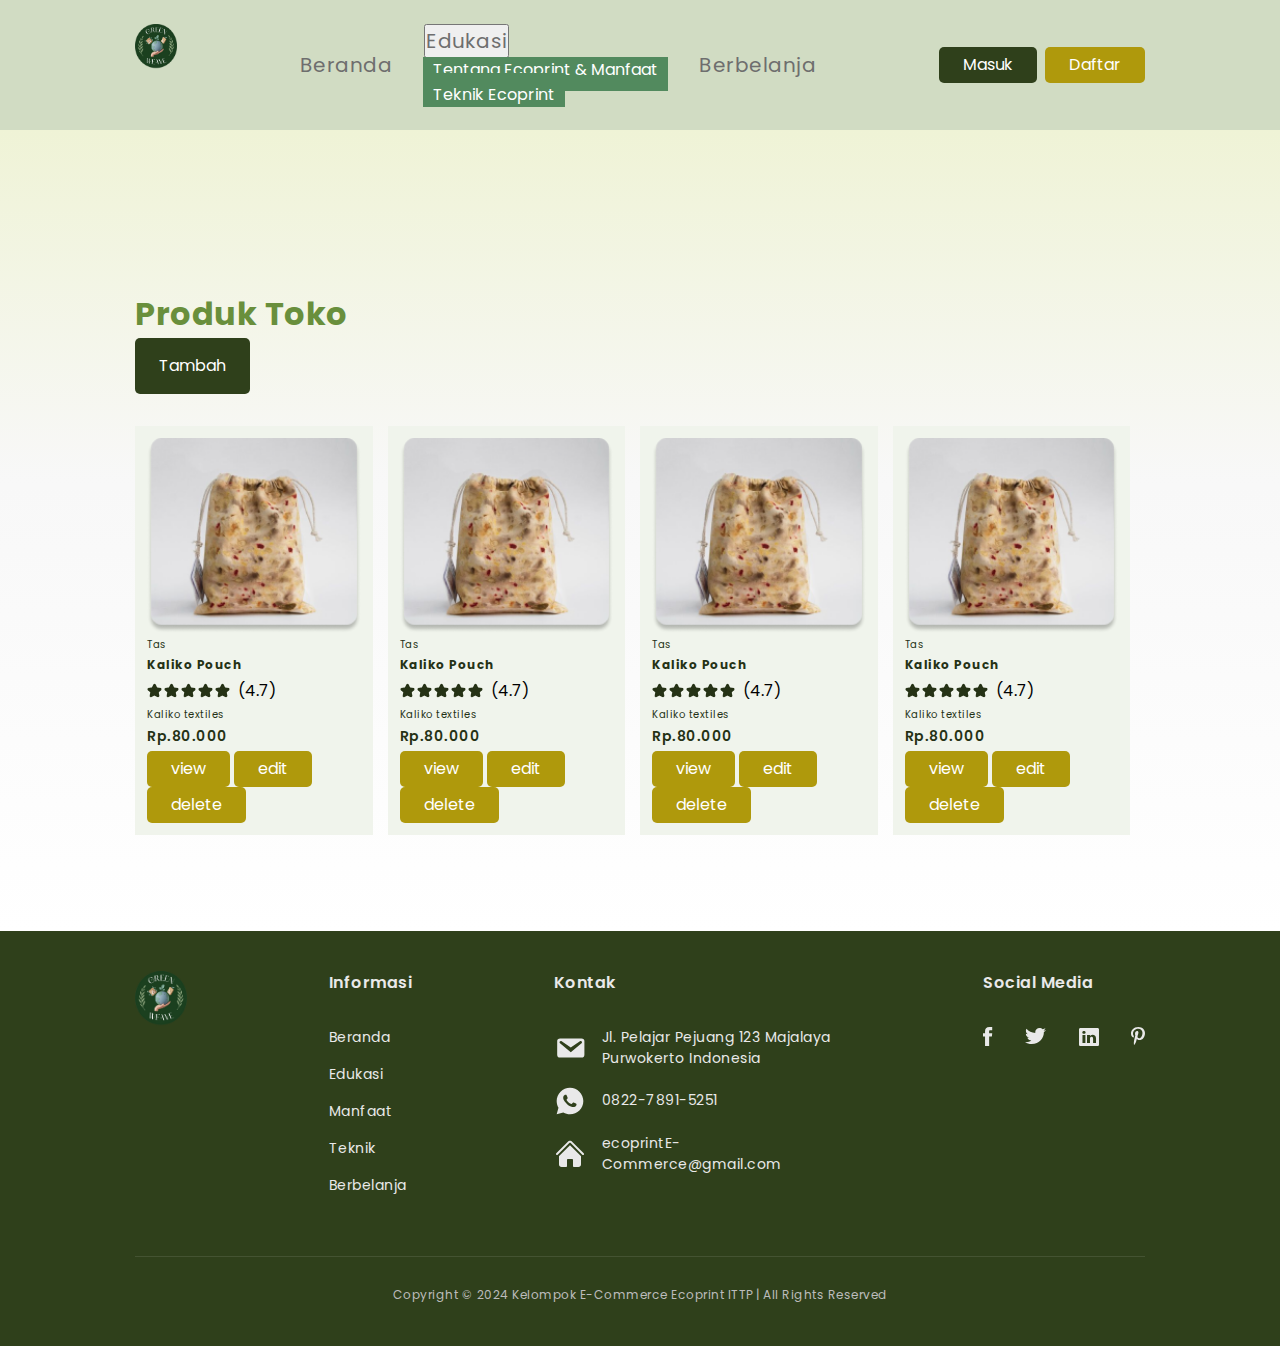
<file: src/pages/form-product-card.html>
<!DOCTYPE html>
<html lang="en">

<head>
  <meta charset="UTF-8">
  <meta name="viewport" content="width=device-width, initial-scale=1.0">
  <link rel="icon" type="image/x-icon" href="../../assets/images/ic-logo.png">
  <link href="https://cdn.jsdelivr.net/npm/bootstrap@5.3.2/dist/css/bootstrap.min.css" rel="stylesheet"
    integrity="sha384-T3c6CoIi6uLrA9TneNEoa7RxnatzjcDSCmG1MXxSR1GAsXEV/Dwwykc2MPK8M2HN" crossorigin="anonymous">
  <link rel="stylesheet" href="../../assets/css/main.css">
  <title>Form Produk - Eco Print</title>
</head>

<body>
  <!-- navbar -->
  <nav class="navbar">
    <div class="container container-nav nav">
      <a href="#" class="nav-logo">
        <img src="../../assets/images/ic-logo.png" alt="" class="ic">
      </a>
      <div class="nav-menu">
        <a href="../../index.html" class="nav-link">Beranda</a>
        <div class="btn-group">
          <button type="button" class="nav-link dropdown-toggle" data-bs-toggle="dropdown" aria-expanded="false">
            Edukasi
          </button>
          <ul class="dropdown-menu">
            <li><a class="dropdown-item" href="./manfaat.html">Tentang Ecoprint & Manfaat</a></li>
            <li><a class="dropdown-item" href="./teknik.html">Teknik Ecoprint</a></li>
          </ul>
        </div>
        <a href="./shop-1.html" class="nav-link">Berbelanja</a>
      </div>
      <div class="nav-buttons">
        <a href="../../src/pages/login.html" class="btn btn-primary btn-primary-custom">Masuk</a>
        <a href="../../src/pages/register.html" class="btn btn-secondary">Daftar</a>
        <button class="nav-btn-responsive"></button>
      </div>
    </div>
  </nav>
  <!-- navbar end -->

  <section class="section-populer product-card-page">
    <div class="container content">
      <div class="content-top">
        <h3 class="title">Produk Toko</h3>
        <a href="#" class="btn btn-primary">Tambah</a>
      </div>
      <div class="content-bottom">
        <div class="card">
          <img src="../../assets/images/shop_card-img-1.png" alt="" class="img card-image">
          <div class="card-body">
            <span class="subtitle">Tas</span>
            <h4 class="title">Kaliko Pouch</h4>
            <div class="rating">
              <div class="wrap-star">
                <img src="../../assets/images/ic_star-shop.png" alt="" class="ic">
                <img src="../../assets/images/ic_star-shop.png" alt="" class="ic">
                <img src="../../assets/images/ic_star-shop.png" alt="" class="ic">
                <img src="../../assets/images/ic_star-shop.png" alt="" class="ic">
                <img src="../../assets/images/ic_star-shop.png" alt="" class="ic">
              </div>
              <span>(4.7)</span>
            </div>
            <span class="subtitle">Kaliko textiles</span>
            <div class="price">
              <h4 class="price-text">Rp.80.000</h4>
            </div>
            <div class="wrap-btn d-flex flex-column">
              <a href="#" class="btn btn-secondary">view</a>
              <a href="#" class="btn btn-secondary">edit</a>
              <a href="#" class="btn btn-secondary">delete</a>
            </div>
          </div>
        </div>
        <div class="card">
          <img src="../../assets/images/shop_card-img-1.png" alt="" class="img card-image">
          <div class="card-body">
            <span class="subtitle">Tas</span>
            <h4 class="title">Kaliko Pouch</h4>
            <div class="rating">
              <div class="wrap-star">
                <img src="../../assets/images/ic_star-shop.png" alt="" class="ic">
                <img src="../../assets/images/ic_star-shop.png" alt="" class="ic">
                <img src="../../assets/images/ic_star-shop.png" alt="" class="ic">
                <img src="../../assets/images/ic_star-shop.png" alt="" class="ic">
                <img src="../../assets/images/ic_star-shop.png" alt="" class="ic">
              </div>
              <span>(4.7)</span>
            </div>
            <span class="subtitle">Kaliko textiles</span>
            <div class="price">
              <h4 class="price-text">Rp.80.000</h4>
            </div>
            <div class="wrap-btn d-flex flex-column">
              <a href="#" class="btn btn-secondary">view</a>
              <a href="#" class="btn btn-secondary">edit</a>
              <a href="#" class="btn btn-secondary">delete</a>
            </div>
          </div>
        </div>
        <div class="card">
          <img src="../../assets/images/shop_card-img-1.png" alt="" class="img card-image">
          <div class="card-body">
            <span class="subtitle">Tas</span>
            <h4 class="title">Kaliko Pouch</h4>
            <div class="rating">
              <div class="wrap-star">
                <img src="../../assets/images/ic_star-shop.png" alt="" class="ic">
                <img src="../../assets/images/ic_star-shop.png" alt="" class="ic">
                <img src="../../assets/images/ic_star-shop.png" alt="" class="ic">
                <img src="../../assets/images/ic_star-shop.png" alt="" class="ic">
                <img src="../../assets/images/ic_star-shop.png" alt="" class="ic">
              </div>
              <span>(4.7)</span>
            </div>
            <span class="subtitle">Kaliko textiles</span>
            <div class="price">
              <h4 class="price-text">Rp.80.000</h4>
            </div>
            <div class="wrap-btn d-flex flex-column">
              <a href="#" class="btn btn-secondary">view</a>
              <a href="#" class="btn btn-secondary">edit</a>
              <a href="#" class="btn btn-secondary">delete</a>
            </div>
          </div>
        </div>
        <div class="card">
          <img src="../../assets/images/shop_card-img-1.png" alt="" class="img card-image">
          <div class="card-body">
            <span class="subtitle">Tas</span>
            <h4 class="title">Kaliko Pouch</h4>
            <div class="rating">
              <div class="wrap-star">
                <img src="../../assets/images/ic_star-shop.png" alt="" class="ic">
                <img src="../../assets/images/ic_star-shop.png" alt="" class="ic">
                <img src="../../assets/images/ic_star-shop.png" alt="" class="ic">
                <img src="../../assets/images/ic_star-shop.png" alt="" class="ic">
                <img src="../../assets/images/ic_star-shop.png" alt="" class="ic">
              </div>
              <span>(4.7)</span>
            </div>
            <span class="subtitle">Kaliko textiles</span>
            <div class="price">
              <h4 class="price-text">Rp.80.000</h4>
            </div>
            <div class="wrap-btn d-flex flex-column">
              <a href="#" class="btn btn-secondary">view</a>
              <a href="#" class="btn btn-secondary">edit</a>
              <a href="#" class="btn btn-secondary">delete</a>
            </div>
          </div>
        </div>
      </div>
    </div>
  </section>

  <!-- footer -->
  <footer class="footer">
    <div class="container content">
      <div class="content-top">
        <a href="#" class="logo">
          <img src="../../assets/images/ic-logo.png" alt="" class="ic">
        </a>
        <div class="subtext">
          <h5 class="subtext-title">Informasi</h5>
          <div class="subtext-text">
            <a href="#" class="nav-link">Beranda</a>
            <a href="#" class="nav-link">Edukasi</a>
            <a href="#" class="nav-link">Manfaat</a>
            <a href="#" class="nav-link">Teknik</a>
            <a href="#" class="nav-link">Berbelanja</a>
          </div>
        </div>
        <div class="subtext">
          <h5 class="subtext-title">Kontak</h5>
          <div class="subtext-text">
            <a href="#" class="nav-link"><img src="../../assets/images/ic_email.svg" alt="" class="ic"> <span>Jl.
                Pelajar
                Pejuang 123 Majalaya Purwokerto Indonesia</span></a>
            <a href="#" class="nav-link"><img src="../../assets/images/ic_whatsapp.svg" alt="" class="ic">
              <span>0822-7891-5251</span></a>
            <a href="#" class="nav-link"><img src="../../assets/images/ic_home.svg" alt="" class="ic">
              <span>ecoprintE-Commerce@gmail.com</span></a>
          </div>
        </div>
        <div class="subtext">
          <h5 class="subtext-title">Social Media</h5>
          <div class="subtext-text social-media">
            <a href="#" class="nav-link"><img src="../../assets/images/ic_facebook.svg" alt="" class="ic"></a>
            <a href="#" class="nav-link"><img src="../../assets/images/ic_twitter.svg" alt="" class="ic"></a>
            <a href="#" class="nav-link"><img src="../../assets/images/ic_linkedin.svg" alt="" class="ic"></a>
            <a href="#" class="nav-link"><img src="../../assets/images/ic_pininterest.svg" alt="" class="ic"></a>
          </div>
        </div>
      </div>
      <div class="content-bottom">
        <span class="copyright">Copyright © 2024 Kelompok E-Commerce Ecoprint ITTP | All Rights Reserved</span>
      </div>
    </div>
  </footer>
  <!-- footer end -->

  <script src="https://cdn.jsdelivr.net/npm/@popperjs/core@2.11.8/dist/umd/popper.min.js"
    integrity="sha384-I7E8VVD/ismYTF4hNIPjVp/Zjvgyol6VFvRkX/vR+Vc4jQkC+hVqc2pM8ODewa9r"
    crossorigin="anonymous"></script>
  <script src="https://cdn.jsdelivr.net/npm/bootstrap@5.3.2/dist/js/bootstrap.min.js"
    integrity="sha384-BBtl+eGJRgqQAUMxJ7pMwbEyER4l1g+O15P+16Ep7Q9Q+zqX6gSbd85u4mG4QzX+"
    crossorigin="anonymous"></script>
  <script src="../../assets/js/main.js"></script>
</body>

</html>
</file>
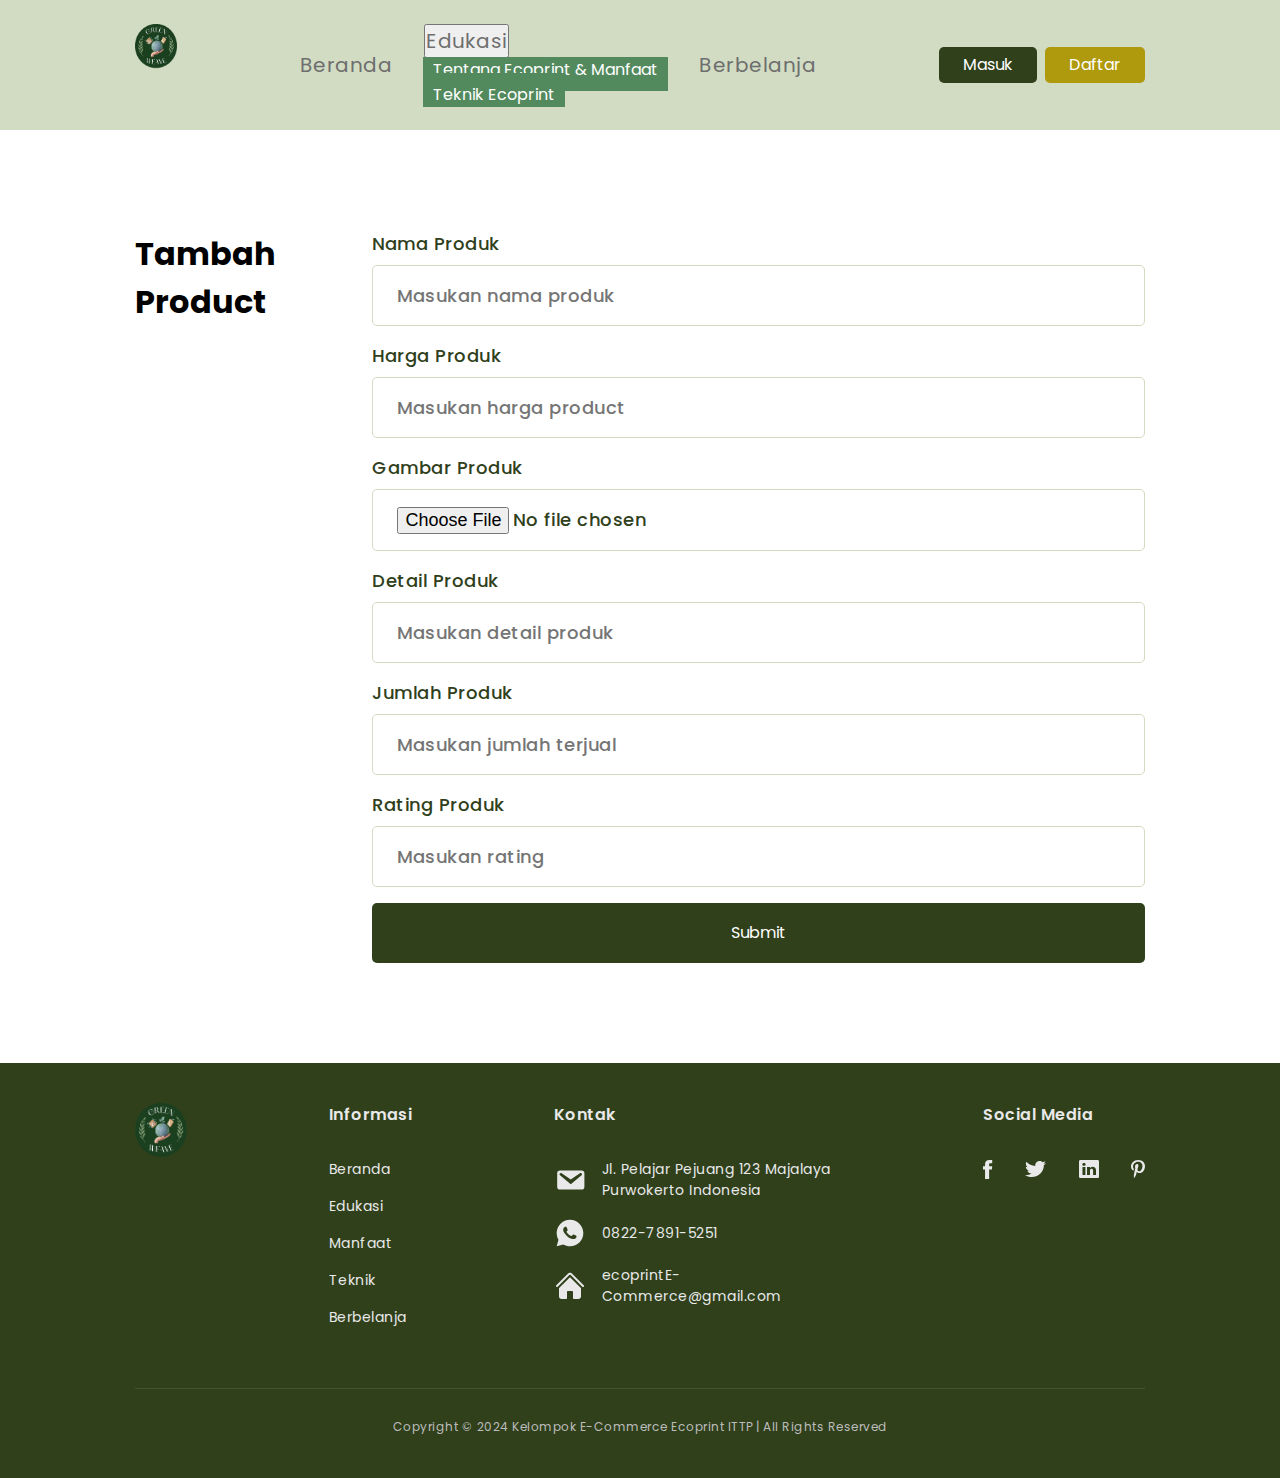
<file: src/pages/form-product.html>
<!DOCTYPE html>
<html lang="en">

<head>
  <meta charset="UTF-8">
  <meta name="viewport" content="width=device-width, initial-scale=1.0">
  <link rel="icon" type="image/x-icon" href="../../assets/images/ic-logo.png">
  <link href="https://cdn.jsdelivr.net/npm/bootstrap@5.3.2/dist/css/bootstrap.min.css" rel="stylesheet"
    integrity="sha384-T3c6CoIi6uLrA9TneNEoa7RxnatzjcDSCmG1MXxSR1GAsXEV/Dwwykc2MPK8M2HN" crossorigin="anonymous">
  <link rel="stylesheet" href="../../assets/css/main.css">
  <title>Form Produk - Eco Print</title>
</head>

<body>
  <!-- navbar -->
  <nav class="navbar">
    <div class="container container-nav nav">
      <a href="#" class="nav-logo">
        <img src="../../assets/images/ic-logo.png" alt="" class="ic">
      </a>
      <div class="nav-menu">
        <a href="../../index.html" class="nav-link">Beranda</a>
        <div class="btn-group">
          <button type="button" class="nav-link dropdown-toggle" data-bs-toggle="dropdown" aria-expanded="false">
            Edukasi
          </button>
          <ul class="dropdown-menu">
            <li><a class="dropdown-item" href="./manfaat.html">Tentang Ecoprint & Manfaat</a></li>
            <li><a class="dropdown-item" href="./teknik.html">Teknik Ecoprint</a></li>
          </ul>
        </div>
        <a href="./shop-1.html" class="nav-link">Berbelanja</a>
      </div>
      <div class="nav-buttons">
        <a href="../../src/pages/login.html" class="btn btn-primary btn-primary-custom">Masuk</a>
        <a href="../../src/pages/register.html" class="btn btn-secondary">Daftar</a>
        <button class="nav-btn-responsive"></button>
      </div>
    </div>
  </nav>
  <!-- navbar end -->

  <!-- input product -->
  <section class="section-input-product">
    <div class="container flex-column w-100 justify-content-center align-items-center">
      <h1 class="input-product-title">Tambah Product</h1>
      <form action="">
        <div class="wrap-input-product">
          <label for="">Nama Produk</label>
          <input type="text" id="fname" placeholder="Masukan nama produk" name="fname">
        </div>
        <div class="wrap-input-product">
          <label for="">Harga Produk</label>
          <input type="text" id="fname" placeholder="Masukan harga product" name="fname">
        </div>
        <div class="wrap-input-product">
          <label for="">Gambar Produk</label>
          <input type="file" id="fname" name="fname">
        </div>
        <div class="wrap-input-product">
          <label for="">Detail Produk</label>
          <input type="text" id="fname" placeholder="Masukan detail produk" name="fname">
        </div>
        <div class="wrap-input-product">
          <label for="">Jumlah Produk</label>
          <input type="text" id="fname" placeholder="Masukan jumlah terjual" name="fname">
        </div>
        <div class="wrap-input-product">
          <label for="">Rating Produk</label>
          <input type="text" id="fname" placeholder="Masukan rating" name="fname">
        </div>
        <input type="submit" class="btn btn-primary">
      </form>
    </div>
  </section>
  <!-- input product -->

  <!-- footer -->
  <footer class="footer">
    <div class="container content">
      <div class="content-top">
        <a href="#" class="logo">
          <img src="../../assets/images/ic-logo.png" alt="" class="ic">
        </a>
        <div class="subtext">
          <h5 class="subtext-title">Informasi</h5>
          <div class="subtext-text">
            <a href="#" class="nav-link">Beranda</a>
            <a href="#" class="nav-link">Edukasi</a>
            <a href="#" class="nav-link">Manfaat</a>
            <a href="#" class="nav-link">Teknik</a>
            <a href="#" class="nav-link">Berbelanja</a>
          </div>
        </div>
        <div class="subtext">
          <h5 class="subtext-title">Kontak</h5>
          <div class="subtext-text">
            <a href="#" class="nav-link"><img src="../../assets/images/ic_email.svg" alt="" class="ic"> <span>Jl.
                Pelajar
                Pejuang 123 Majalaya Purwokerto Indonesia</span></a>
            <a href="#" class="nav-link"><img src="../../assets/images/ic_whatsapp.svg" alt="" class="ic">
              <span>0822-7891-5251</span></a>
            <a href="#" class="nav-link"><img src="../../assets/images/ic_home.svg" alt="" class="ic">
              <span>ecoprintE-Commerce@gmail.com</span></a>
          </div>
        </div>
        <div class="subtext">
          <h5 class="subtext-title">Social Media</h5>
          <div class="subtext-text social-media">
            <a href="#" class="nav-link"><img src="../../assets/images/ic_facebook.svg" alt="" class="ic"></a>
            <a href="#" class="nav-link"><img src="../../assets/images/ic_twitter.svg" alt="" class="ic"></a>
            <a href="#" class="nav-link"><img src="../../assets/images/ic_linkedin.svg" alt="" class="ic"></a>
            <a href="#" class="nav-link"><img src="../../assets/images/ic_pininterest.svg" alt="" class="ic"></a>
          </div>
        </div>
      </div>
      <div class="content-bottom">
        <span class="copyright">Copyright © 2024 Kelompok E-Commerce Ecoprint ITTP | All Rights Reserved</span>
      </div>
    </div>
  </footer>
  <!-- footer end -->

  <script src="https://cdn.jsdelivr.net/npm/@popperjs/core@2.11.8/dist/umd/popper.min.js"
    integrity="sha384-I7E8VVD/ismYTF4hNIPjVp/Zjvgyol6VFvRkX/vR+Vc4jQkC+hVqc2pM8ODewa9r"
    crossorigin="anonymous"></script>
  <script src="https://cdn.jsdelivr.net/npm/bootstrap@5.3.2/dist/js/bootstrap.min.js"
    integrity="sha384-BBtl+eGJRgqQAUMxJ7pMwbEyER4l1g+O15P+16Ep7Q9Q+zqX6gSbd85u4mG4QzX+"
    crossorigin="anonymous"></script>
  <script src="../../assets/js/main.js"></script>
</body>

</html>
</file>
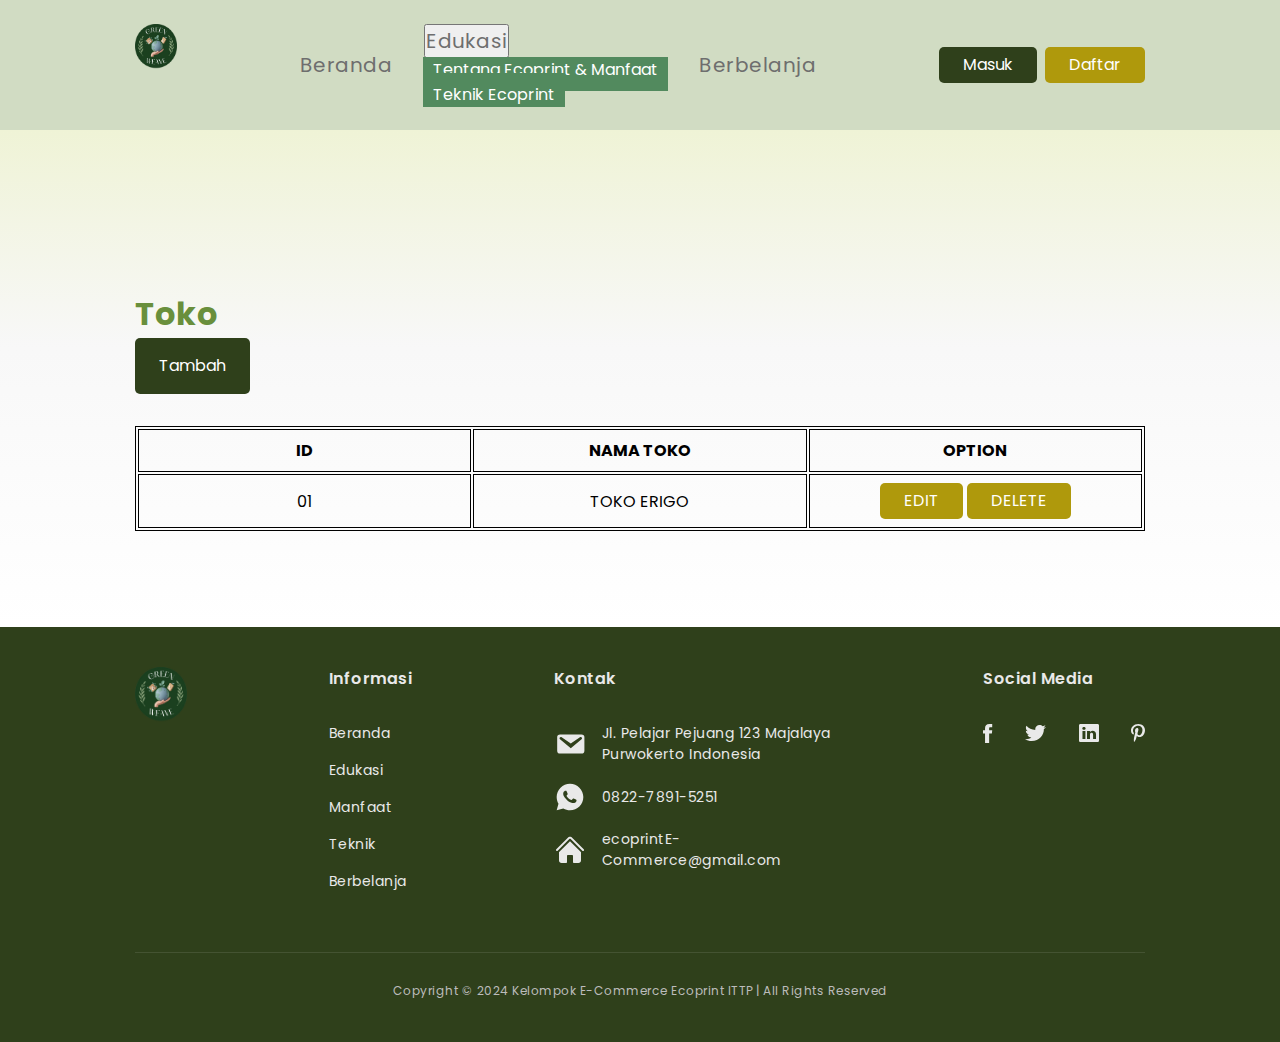
<file: src/pages/form-toko.html>
<!DOCTYPE html>
<html lang="en">

<head>
  <meta charset="UTF-8">
  <meta name="viewport" content="width=device-width, initial-scale=1.0">
  <link rel="icon" type="image/x-icon" href="../../assets/images/ic-logo.png">
  <link href="https://cdn.jsdelivr.net/npm/bootstrap@5.3.2/dist/css/bootstrap.min.css" rel="stylesheet"
    integrity="sha384-T3c6CoIi6uLrA9TneNEoa7RxnatzjcDSCmG1MXxSR1GAsXEV/Dwwykc2MPK8M2HN" crossorigin="anonymous">
  <link rel="stylesheet" href="../../assets/css/main.css">
  <title>Form Toko - Eco Print</title>
</head>

<body>
  <!-- navbar -->
  <nav class="navbar">
    <div class="container container-nav nav">
      <a href="#" class="nav-logo"><img src="../../assets/images/ic-logo.png" alt="" class="ic"></a>
      <div class="nav-menu">
        <a href="../../index.html" class="nav-link">Beranda</a>
        <div class="btn-group">
          <button type="button" class="nav-link dropdown-toggle" data-bs-toggle="dropdown" aria-expanded="false">
            Edukasi
          </button>
          <ul class="dropdown-menu">
            <li><a class="dropdown-item" href="./manfaat.html">Tentang Ecoprint & Manfaat</a></li>
            <li><a class="dropdown-item" href="./teknik.html">Teknik Ecoprint</a></li>
          </ul>
        </div>
        <a href="./shop-1.html" class="nav-link">Berbelanja</a>
      </div>
      <div class="nav-buttons">
        <a href="../../src/pages/login.html" class="btn btn-primary btn-primary-custom">Masuk</a>
        <a href="../../src/pages/register.html" class="btn btn-secondary">Daftar</a>
        <button class="nav-btn-responsive"></button>
      </div>
    </div>
  </nav>
  <!-- navbar end -->

  <section class="section-populer toko-page">
    <div class="container content">
      <div class="content-top">
        <h3 class="title">Toko</h3>
        <a href="#" class="btn btn-primary">Tambah</a>
      </div>
      <div class="contents-bottom">
        <table>
          <tr>
            <th>id</th>
            <th>nama toko</th>
            <th>option</th>
          </tr>
          <tr>
            <td>01</td>
            <td>toko erigo</td>
            <td>
              <a href="#" class="btn btn-secondary">edit</a>
              <a href="#" class="btn btn-secondary">delete</a>
            </td>
          </tr>
        </table>
      </div>
    </div>
  </section>

  <!-- footer -->
  <footer class="footer">
    <div class="container content">
      <div class="content-top">
        <a href="#" class="logo">
          <img src="../../assets/images/ic-logo.png" alt="" class="ic">
        </a>
        <div class="subtext">
          <h5 class="subtext-title">Informasi</h5>
          <div class="subtext-text">
            <a href="#" class="nav-link">Beranda</a>
            <a href="#" class="nav-link">Edukasi</a>
            <a href="#" class="nav-link">Manfaat</a>
            <a href="#" class="nav-link">Teknik</a>
            <a href="#" class="nav-link">Berbelanja</a>
          </div>
        </div>
        <div class="subtext">
          <h5 class="subtext-title">Kontak</h5>
          <div class="subtext-text">
            <a href="#" class="nav-link"><img src="../../assets/images/ic_email.svg" alt="" class="ic"> <span>Jl.
                Pelajar
                Pejuang 123 Majalaya Purwokerto Indonesia</span></a>
            <a href="#" class="nav-link"><img src="../../assets/images/ic_whatsapp.svg" alt="" class="ic">
              <span>0822-7891-5251</span></a>
            <a href="#" class="nav-link"><img src="../../assets/images/ic_home.svg" alt="" class="ic">
              <span>ecoprintE-Commerce@gmail.com</span></a>
          </div>
        </div>
        <div class="subtext">
          <h5 class="subtext-title">Social Media</h5>
          <div class="subtext-text social-media">
            <a href="#" class="nav-link"><img src="../../assets/images/ic_facebook.svg" alt="" class="ic"></a>
            <a href="#" class="nav-link"><img src="../../assets/images/ic_twitter.svg" alt="" class="ic"></a>
            <a href="#" class="nav-link"><img src="../../assets/images/ic_linkedin.svg" alt="" class="ic"></a>
            <a href="#" class="nav-link"><img src="../../assets/images/ic_pininterest.svg" alt="" class="ic"></a>
          </div>
        </div>
      </div>
      <div class="content-bottom">
        <span class="copyright">Copyright © 2024 Kelompok E-Commerce Ecoprint ITTP | All Rights Reserved</span>
      </div>
    </div>
  </footer>
  <!-- footer end -->

  <script src="https://cdn.jsdelivr.net/npm/@popperjs/core@2.11.8/dist/umd/popper.min.js"
    integrity="sha384-I7E8VVD/ismYTF4hNIPjVp/Zjvgyol6VFvRkX/vR+Vc4jQkC+hVqc2pM8ODewa9r"
    crossorigin="anonymous"></script>
  <script src="https://cdn.jsdelivr.net/npm/bootstrap@5.3.2/dist/js/bootstrap.min.js"
    integrity="sha384-BBtl+eGJRgqQAUMxJ7pMwbEyER4l1g+O15P+16Ep7Q9Q+zqX6gSbd85u4mG4QzX+"
    crossorigin="anonymous"></script>
  <script src="../../assets/js/main.js"></script>
</body>

</html>
</file>
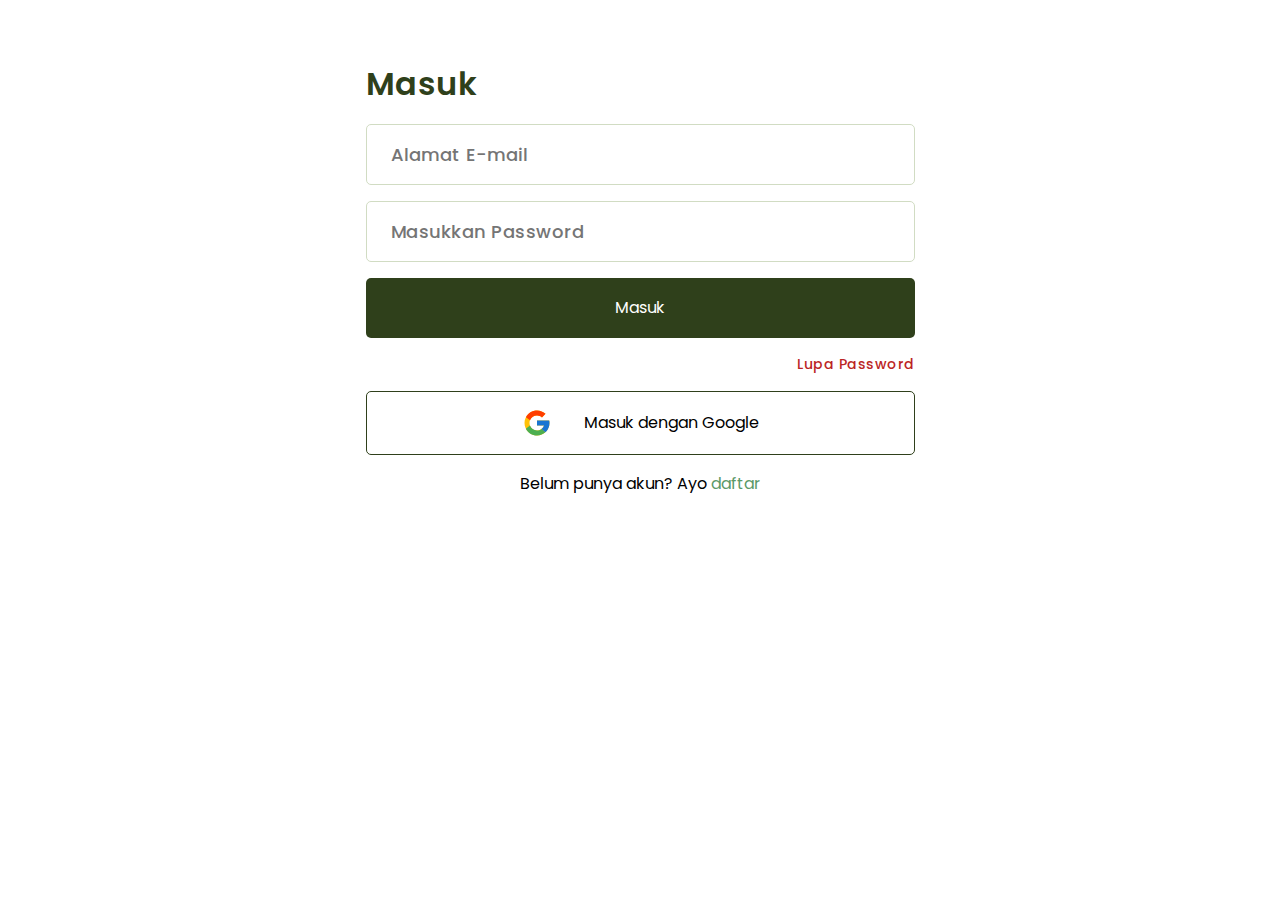
<file: src/pages/login.html>
<!DOCTYPE html>
<html lang="en">

<head>
  <meta charset="UTF-8">
  <meta name="viewport" content="width=device-width, initial-scale=1.0">
  <link rel="icon" type="image/x-icon" href="../../assets/images/ic-logo.png">
  <link href="https://cdn.jsdelivr.net/npm/bootstrap@5.3.2/dist/css/bootstrap.min.css" rel="stylesheet"
    integrity="sha384-T3c6CoIi6uLrA9TneNEoa7RxnatzjcDSCmG1MXxSR1GAsXEV/Dwwykc2MPK8M2HN" crossorigin="anonymous">
  <link rel="stylesheet" href="../../assets/css/main.css">
  <title>Login</title>
</head>

<body>
  <section class="section-login">
    <div class="container container-login">
      <div class="subtext">
        <h4 class="subtext-display">Masuk</h4>
        <form action="">
          <div class="subtext-input">
            <input type="text" placeholder="Alamat E-mail">
          </div>
          <div class="subtext-input">
            <input type="password" placeholder="Masukkan Password ">
          </div>
          <div class="wrap-button">
            <button class="btn btn-primary">Masuk</button>
          </div>
        </form>
        <a href="#" class="forget-pass">Lupa Password</a>
        <div class="wrap-button">
          <button class="btn btn-outline"><img src="../../assets/images/ic-google.svg" alt="">Masuk dengan
            Google</button>
        </div>
        <p class="text-option">Belum punya akun? Ayo<a href="../pages/register.html" class="text-primary"> daftar</a>
        </p>
      </div>
    </div>
  </section>

  <script src="https://cdn.jsdelivr.net/npm/@popperjs/core@2.11.8/dist/umd/popper.min.js"
    integrity="sha384-I7E8VVD/ismYTF4hNIPjVp/Zjvgyol6VFvRkX/vR+Vc4jQkC+hVqc2pM8ODewa9r"
    crossorigin="anonymous"></script>
  <script src="https://cdn.jsdelivr.net/npm/bootstrap@5.3.2/dist/js/bootstrap.min.js"
    integrity="sha384-BBtl+eGJRgqQAUMxJ7pMwbEyER4l1g+O15P+16Ep7Q9Q+zqX6gSbd85u4mG4QzX+"
    crossorigin="anonymous"></script>
</body>

</html>
</file>
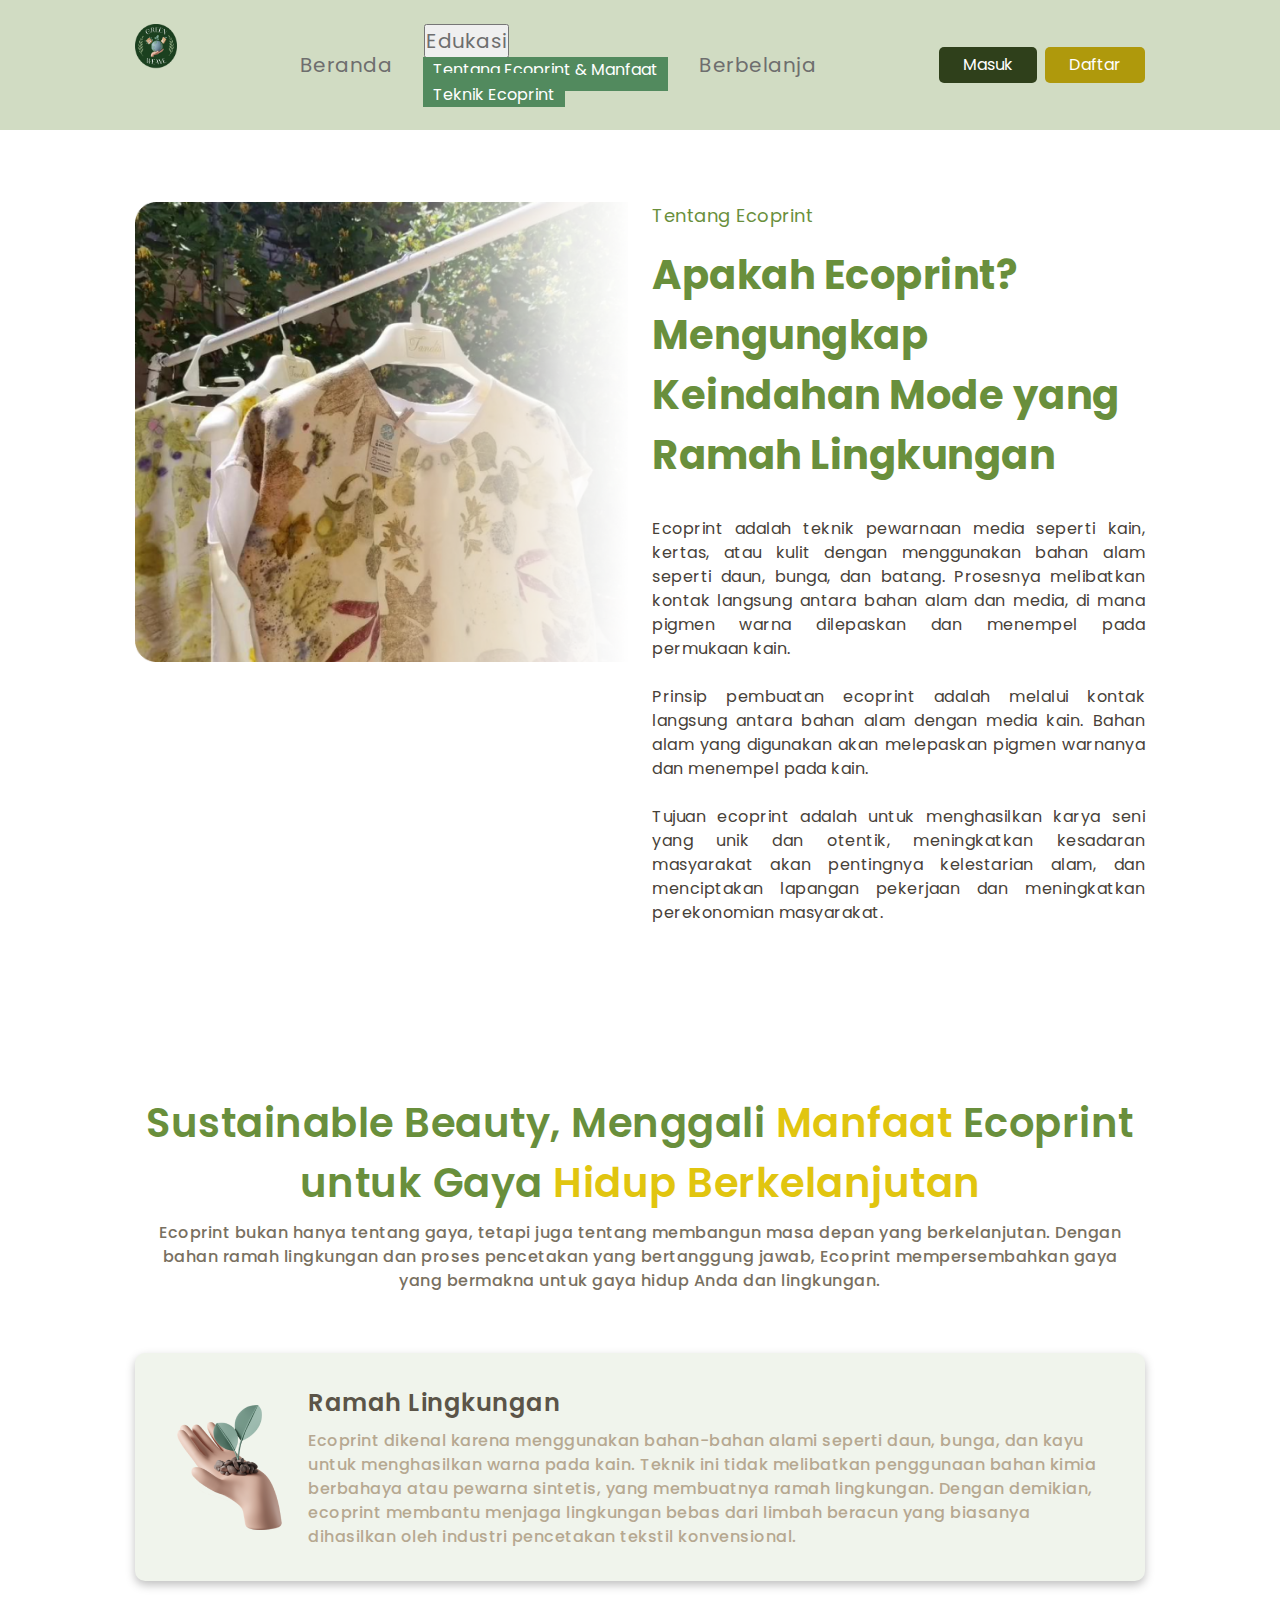
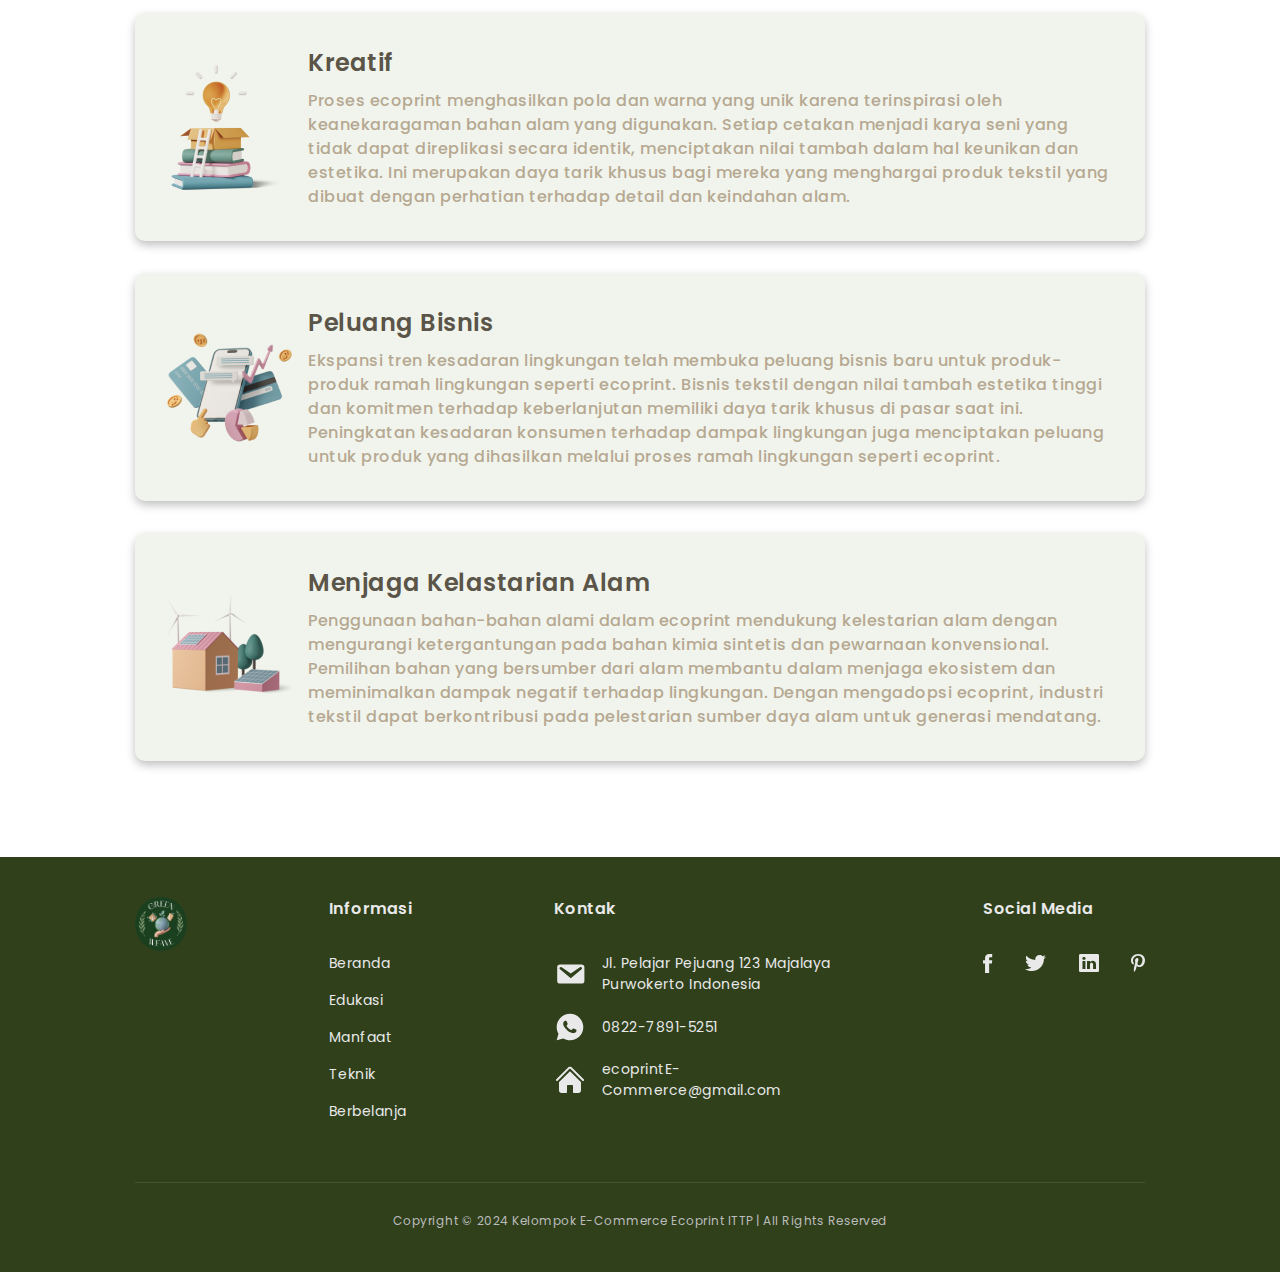
<file: src/pages/manfaat.html>
<!DOCTYPE html>
<html lang="en">

<head>
  <meta charset="UTF-8">
  <meta name="viewport" content="width=device-width, initial-scale=1.0">
  <link rel="icon" type="image/x-icon" href="../../assets/images/ic-logo.png">
  <link href="https://cdn.jsdelivr.net/npm/bootstrap@5.3.2/dist/css/bootstrap.min.css" rel="stylesheet"
    integrity="sha384-T3c6CoIi6uLrA9TneNEoa7RxnatzjcDSCmG1MXxSR1GAsXEV/Dwwykc2MPK8M2HN" crossorigin="anonymous">
  <link rel="stylesheet" href="../../assets/css/main.css">
  <title>Manfaat - Eco Print</title>
</head>

<body>
  <!-- navbar -->
  <nav class="navbar">
    <div class="container container-nav nav">
      <a href="#" class="nav-logo">
        <img src="../../assets/images/ic-logo.png" alt="" class="ic">
      </a>
      <div class="nav-menu">
        <a href="../../index.html" class="nav-link">Beranda</a>
        <div class="btn-group">
          <button type="button" class="nav-link dropdown-toggle" data-bs-toggle="dropdown" aria-expanded="false">
            Edukasi
          </button>
          <ul class="dropdown-menu">
            <li><a class="dropdown-item" href="./manfaat.html">Tentang Ecoprint & Manfaat</a></li>
            <li><a class="dropdown-item" href="./teknik.html">Teknik Ecoprint</a></li>
          </ul>
        </div>
        <a href="./shop-1.html" class="nav-link">Berbelanja</a>
      </div>
      <div class="nav-buttons">
        <a href="../../src/pages/login.html" class="btn btn-primary btn-primary-custom">Masuk</a>
        <a href="../../src/pages/register.html" class="btn btn-secondary">Daftar</a>
        <button class="nav-btn-responsive"></button>
      </div>
    </div>
  </nav>
  <!-- navbar end -->

  <!-- header -->
  <div class="section-manfaat-header">
    <div class="container content">
      <div class="content-left">
        <img src="../../assets/images/manfaat-img-header.png" alt="" class="img">
      </div>
      <div class="content-right subtext">
        <div class="subtext-text">
          <span class="subtitle">Tentang Ecoprint</span>
          <h3 class="title">Apakah Ecoprint? Mengungkap Keindahan Mode yang Ramah Lingkungan</h3>
        </div>
        <div class="subtext-text">
          <p class="desc">
            Ecoprint adalah teknik pewarnaan media seperti kain, kertas, atau kulit dengan menggunakan bahan alam
            seperti daun,
            bunga, dan batang. Prosesnya melibatkan kontak langsung antara bahan alam dan media, di mana pigmen warna
            dilepaskan dan
            menempel pada permukaan kain.
            <br><br>
            Prinsip pembuatan ecoprint adalah melalui kontak langsung antara bahan alam dengan media kain. Bahan alam
            yang digunakan
            akan melepaskan pigmen warnanya dan menempel pada kain.
            <br><br>
            Tujuan ecoprint adalah untuk menghasilkan karya seni yang unik dan otentik, meningkatkan kesadaran
            masyarakat akan
            pentingnya kelestarian alam, dan menciptakan lapangan pekerjaan dan meningkatkan perekonomian masyarakat.

          </p>
        </div>
      </div>
    </div>
  </div>
  <!-- header -->

  <!-- manfaat -->
  <section class="section-manfaat page-manfaat_manfaat">
    <div class="container container-manfaat content">
      <div class="content-top subtext">
        <h2 class="subtext-display">Sustainable Beauty, Menggali <span class="text-third">Manfaat</span> Ecoprint untuk
          Gaya <span class="text-third">Hidup Berkelanjutan</span></h2>
        <p class="subtext-desc">Ecoprint bukan hanya tentang gaya, tetapi juga tentang membangun masa depan yang
          berkelanjutan. Dengan bahan ramah
          lingkungan dan proses pencetakan yang bertanggung jawab, Ecoprint mempersembahkan gaya yang bermakna untuk
          gaya hidup
          Anda dan lingkungan.</p>
      </div>
      <div class="content-bottom items">
        <div class="item">
          <img src="../../assets/images/ecology_hand.png" alt="" class="img">
          <div class="item-text">
            <h4 class="item-text-title">Ramah Lingkungan</h4>
            <p class="item-text-desc">Ecoprint dikenal karena menggunakan bahan-bahan alami seperti daun, bunga, dan
              kayu untuk menghasilkan warna pada kain.
              Teknik ini tidak melibatkan penggunaan bahan kimia berbahaya atau pewarna sintetis, yang membuatnya ramah
              lingkungan.
              Dengan demikian, ecoprint membantu menjaga lingkungan bebas dari limbah beracun yang biasanya dihasilkan
              oleh industri
              pencetakan tekstil konvensional.</p>
          </div>
        </div>
        <div class="item">
          <img src="../../assets/images/ecology_hand_(1).png" alt="" class="img">
          <div class="item-text">
            <h4 class="item-text-title">Kreatif</h4>
            <p class="item-text-desc">Proses ecoprint menghasilkan pola dan warna yang unik karena terinspirasi oleh
              keanekaragaman bahan alam yang digunakan.
              Setiap cetakan menjadi karya seni yang tidak dapat direplikasi secara identik, menciptakan nilai tambah
              dalam hal
              keunikan dan estetika. Ini merupakan daya tarik khusus bagi mereka yang menghargai produk tekstil yang
              dibuat dengan
              perhatian terhadap detail dan keindahan alam.</p>
          </div>
        </div>
        <div class="item">
          <img src="../../assets/images/ecology_hand_(2).png" alt="" class="img">
          <div class="item-text">
            <h4 class="item-text-title">Peluang Bisnis</h4>
            <p class="item-text-desc">Ekspansi tren kesadaran lingkungan telah membuka peluang bisnis baru untuk
              produk-produk ramah lingkungan seperti
              ecoprint. Bisnis tekstil dengan nilai tambah estetika tinggi dan komitmen terhadap keberlanjutan memiliki
              daya tarik
              khusus di pasar saat ini. Peningkatan kesadaran konsumen terhadap dampak lingkungan juga menciptakan
              peluang untuk
              produk yang dihasilkan melalui proses ramah lingkungan seperti ecoprint.</p>
          </div>
        </div>
        <div class="item">
          <img src="../../assets/images/ecology_hand_(3).png" alt="" class="img">
          <div class="item-text">
            <h4 class="item-text-title">Menjaga Kelastarian Alam</h4>
            <p class="item-text-desc">Penggunaan bahan-bahan alami dalam ecoprint mendukung kelestarian alam dengan
              mengurangi ketergantungan pada bahan kimia
              sintetis dan pewarnaan konvensional. Pemilihan bahan yang bersumber dari alam membantu dalam menjaga
              ekosistem dan
              meminimalkan dampak negatif terhadap lingkungan. Dengan mengadopsi ecoprint, industri tekstil dapat
              berkontribusi pada
              pelestarian sumber daya alam untuk generasi mendatang.</p>
          </div>
        </div>
      </div>
    </div>
  </section>
  <!-- manfaat end -->

  <!-- footer -->
  <footer class="footer">
    <div class="container content">
      <div class="content-top">
        <a href="#" class="logo">
          <img src="../../assets/images/ic-logo.png" alt="" class="ic">
        </a>
        <div class="subtext">
          <h5 class="subtext-title">Informasi</h5>
          <div class="subtext-text">
            <a href="#" class="nav-link">Beranda</a>
            <a href="#" class="nav-link">Edukasi</a>
            <a href="#" class="nav-link">Manfaat</a>
            <a href="#" class="nav-link">Teknik</a>
            <a href="#" class="nav-link">Berbelanja</a>
          </div>
        </div>
        <div class="subtext">
          <h5 class="subtext-title">Kontak</h5>
          <div class="subtext-text">
            <a href="#" class="nav-link"><img src="../../assets/images/ic_email.svg" alt="" class="ic"> <span>Jl.
                Pelajar
                Pejuang 123 Majalaya Purwokerto Indonesia</span></a>
            <a href="#" class="nav-link"><img src="../../assets/images/ic_whatsapp.svg" alt="" class="ic">
              <span>0822-7891-5251</span></a>
            <a href="#" class="nav-link"><img src="../../assets/images/ic_home.svg" alt="" class="ic">
              <span>ecoprintE-Commerce@gmail.com</span></a>
          </div>
        </div>
        <div class="subtext">
          <h5 class="subtext-title">Social Media</h5>
          <div class="subtext-text social-media">
            <a href="#" class="nav-link"><img src="../../assets/images/ic_facebook.svg" alt="" class="ic"></a>
            <a href="#" class="nav-link"><img src="../../assets/images/ic_twitter.svg" alt="" class="ic"></a>
            <a href="#" class="nav-link"><img src="../../assets/images/ic_linkedin.svg" alt="" class="ic"></a>
            <a href="#" class="nav-link"><img src="../../assets/images/ic_pininterest.svg" alt="" class="ic"></a>
          </div>
        </div>
      </div>
      <div class="content-bottom">
        <span class="copyright">Copyright © 2024 Kelompok E-Commerce Ecoprint ITTP | All Rights Reserved</span>
      </div>
    </div>
  </footer>
  <!-- footer end -->

  <script src="https://cdn.jsdelivr.net/npm/@popperjs/core@2.11.8/dist/umd/popper.min.js"
    integrity="sha384-I7E8VVD/ismYTF4hNIPjVp/Zjvgyol6VFvRkX/vR+Vc4jQkC+hVqc2pM8ODewa9r"
    crossorigin="anonymous"></script>
  <script src="https://cdn.jsdelivr.net/npm/bootstrap@5.3.2/dist/js/bootstrap.min.js"
    integrity="sha384-BBtl+eGJRgqQAUMxJ7pMwbEyER4l1g+O15P+16Ep7Q9Q+zqX6gSbd85u4mG4QzX+"
    crossorigin="anonymous"></script>
  <script src="../../assets/js/main.js"></script>
</body>

</html>
</file>
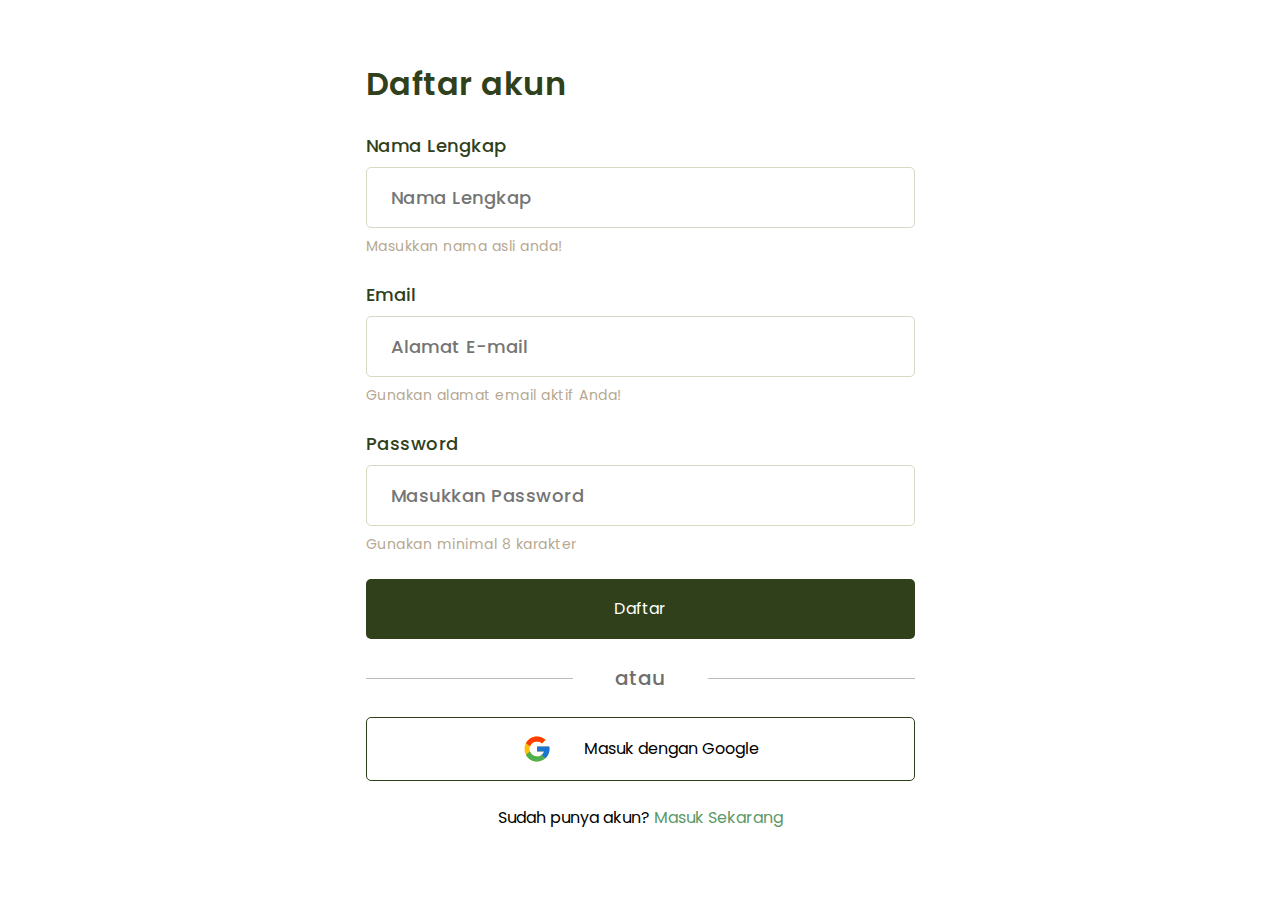
<file: src/pages/register.html>
<!DOCTYPE html>
<html lang="en">

<head>
  <meta charset="UTF-8">
  <meta name="viewport" content="width=device-width, initial-scale=1.0">
  <link rel="icon" type="image/x-icon" href="../../assets/images/ic-logo.png">
  <link href="https://cdn.jsdelivr.net/npm/bootstrap@5.3.2/dist/css/bootstrap.min.css" rel="stylesheet"
    integrity="sha384-T3c6CoIi6uLrA9TneNEoa7RxnatzjcDSCmG1MXxSR1GAsXEV/Dwwykc2MPK8M2HN" crossorigin="anonymous">
  <link rel="stylesheet" href="../../assets/css/main.css">
  <title>Register</title>
</head>

<body>
  <section class="section-register">
    <div class="container container-register">
      <div class="subtext">
        <h4 class="subtext-display">Daftar akun</h4>
        <form action="">
          <div class="subtext-input">
            <h6 class="subtext-input-title">Nama Lengkap</h6>
            <input type="text" placeholder="Nama Lengkap">
            <span class="span-text">Masukkan nama asli anda!</span>
          </div>
          <div class="subtext-input">
            <h6 class="subtext-input-title">Email</h6>
            <input type="text" placeholder="Alamat E-mail">
            <span class="span-text">Gunakan alamat email aktif Anda!</span>
          </div>
          <div class="subtext-input">
            <h6 class="subtext-input-title">Password</h6>
            <input type="password" placeholder="Masukkan Password ">
            <span class="span-text">Gunakan minimal 8 karakter</span>
          </div>
          <div class="wrap-button">
            <button class="btn btn-primary">Daftar</button>
          </div>
        </form>
        <span class="text-line">atau</span>
        <div class="wrap-button">
          <button class="btn btn-outline"><img src="../../assets/images/ic-google.svg" alt="">Masuk dengan
            Google</button>
        </div>
        <p class="text-option">Sudah punya akun? <a href="../pages/login.html" class="text-primary">Masuk Sekarang</a>
        </p>
      </div>
    </div>
  </section>

  <script src="https://cdn.jsdelivr.net/npm/@popperjs/core@2.11.8/dist/umd/popper.min.js"
    integrity="sha384-I7E8VVD/ismYTF4hNIPjVp/Zjvgyol6VFvRkX/vR+Vc4jQkC+hVqc2pM8ODewa9r"
    crossorigin="anonymous"></script>
  <script src="https://cdn.jsdelivr.net/npm/bootstrap@5.3.2/dist/js/bootstrap.min.js"
    integrity="sha384-BBtl+eGJRgqQAUMxJ7pMwbEyER4l1g+O15P+16Ep7Q9Q+zqX6gSbd85u4mG4QzX+"
    crossorigin="anonymous"></script>
</body>

</html>
</file>
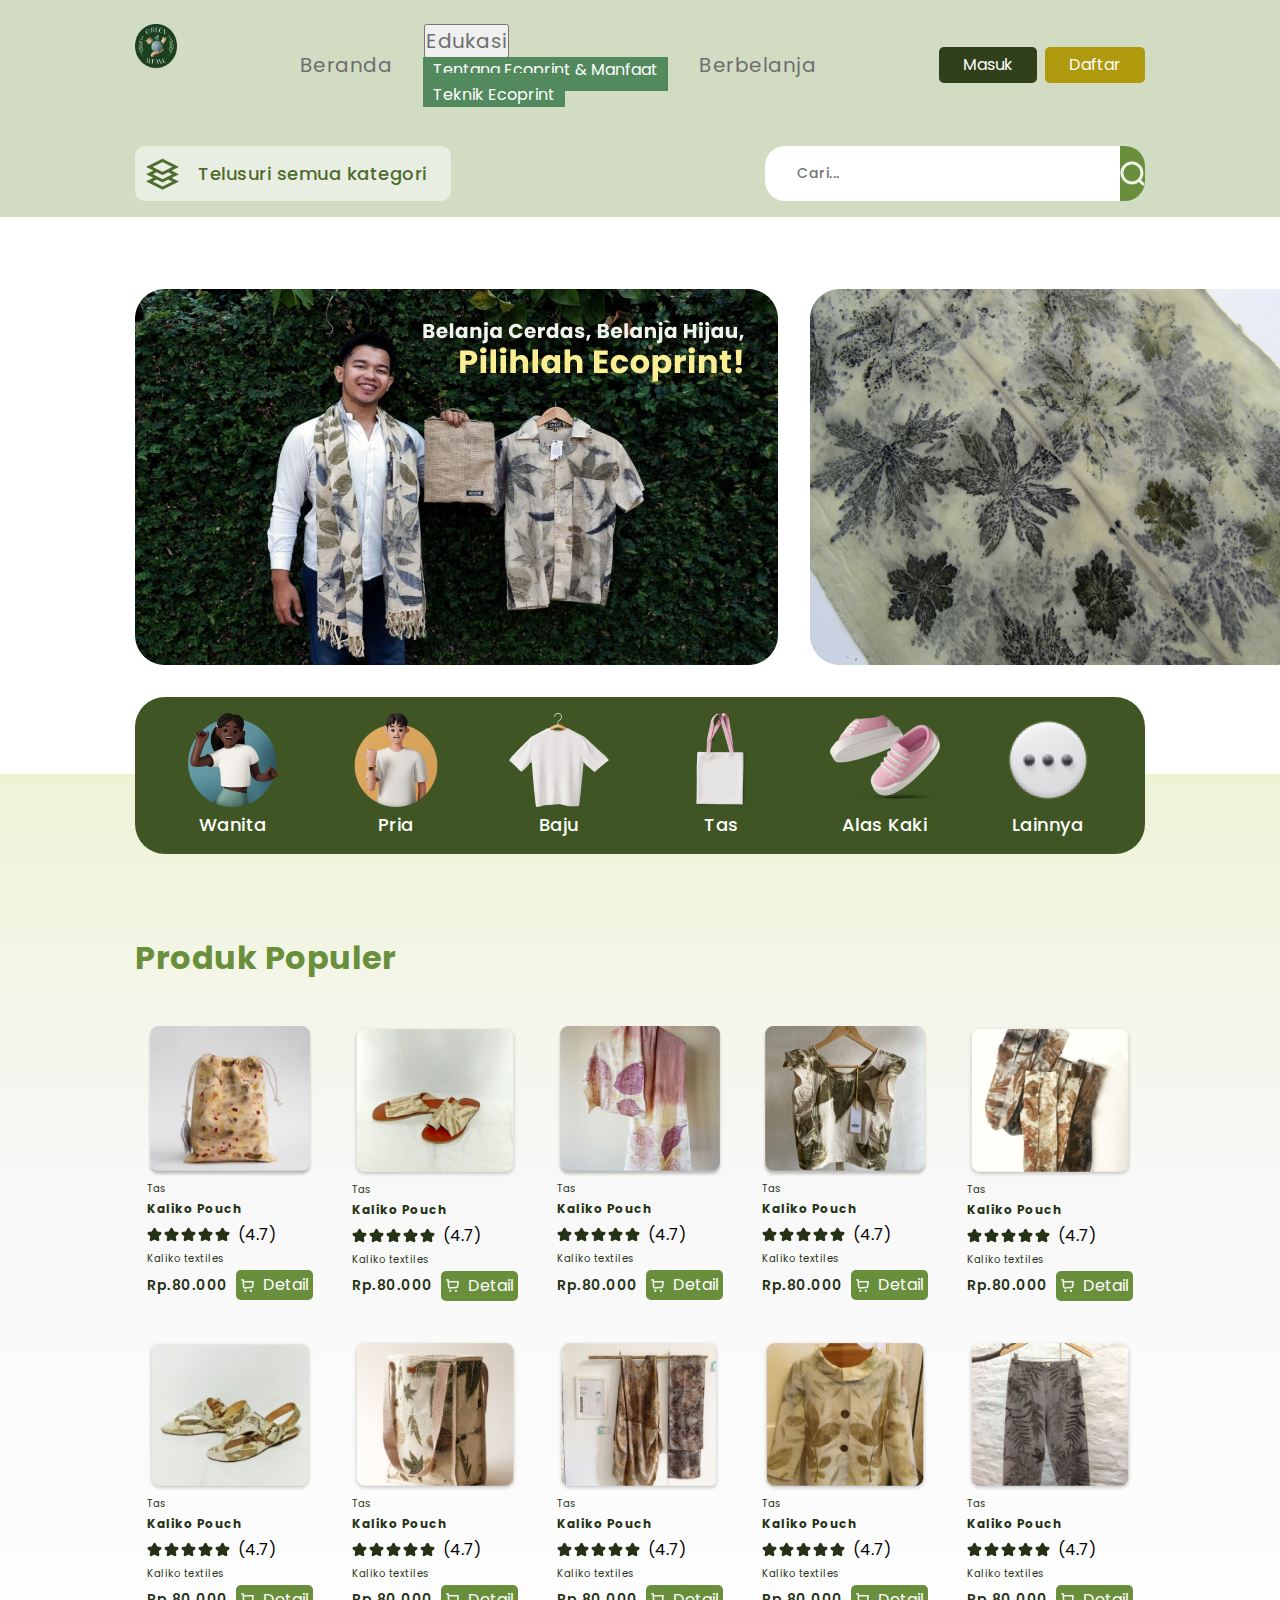
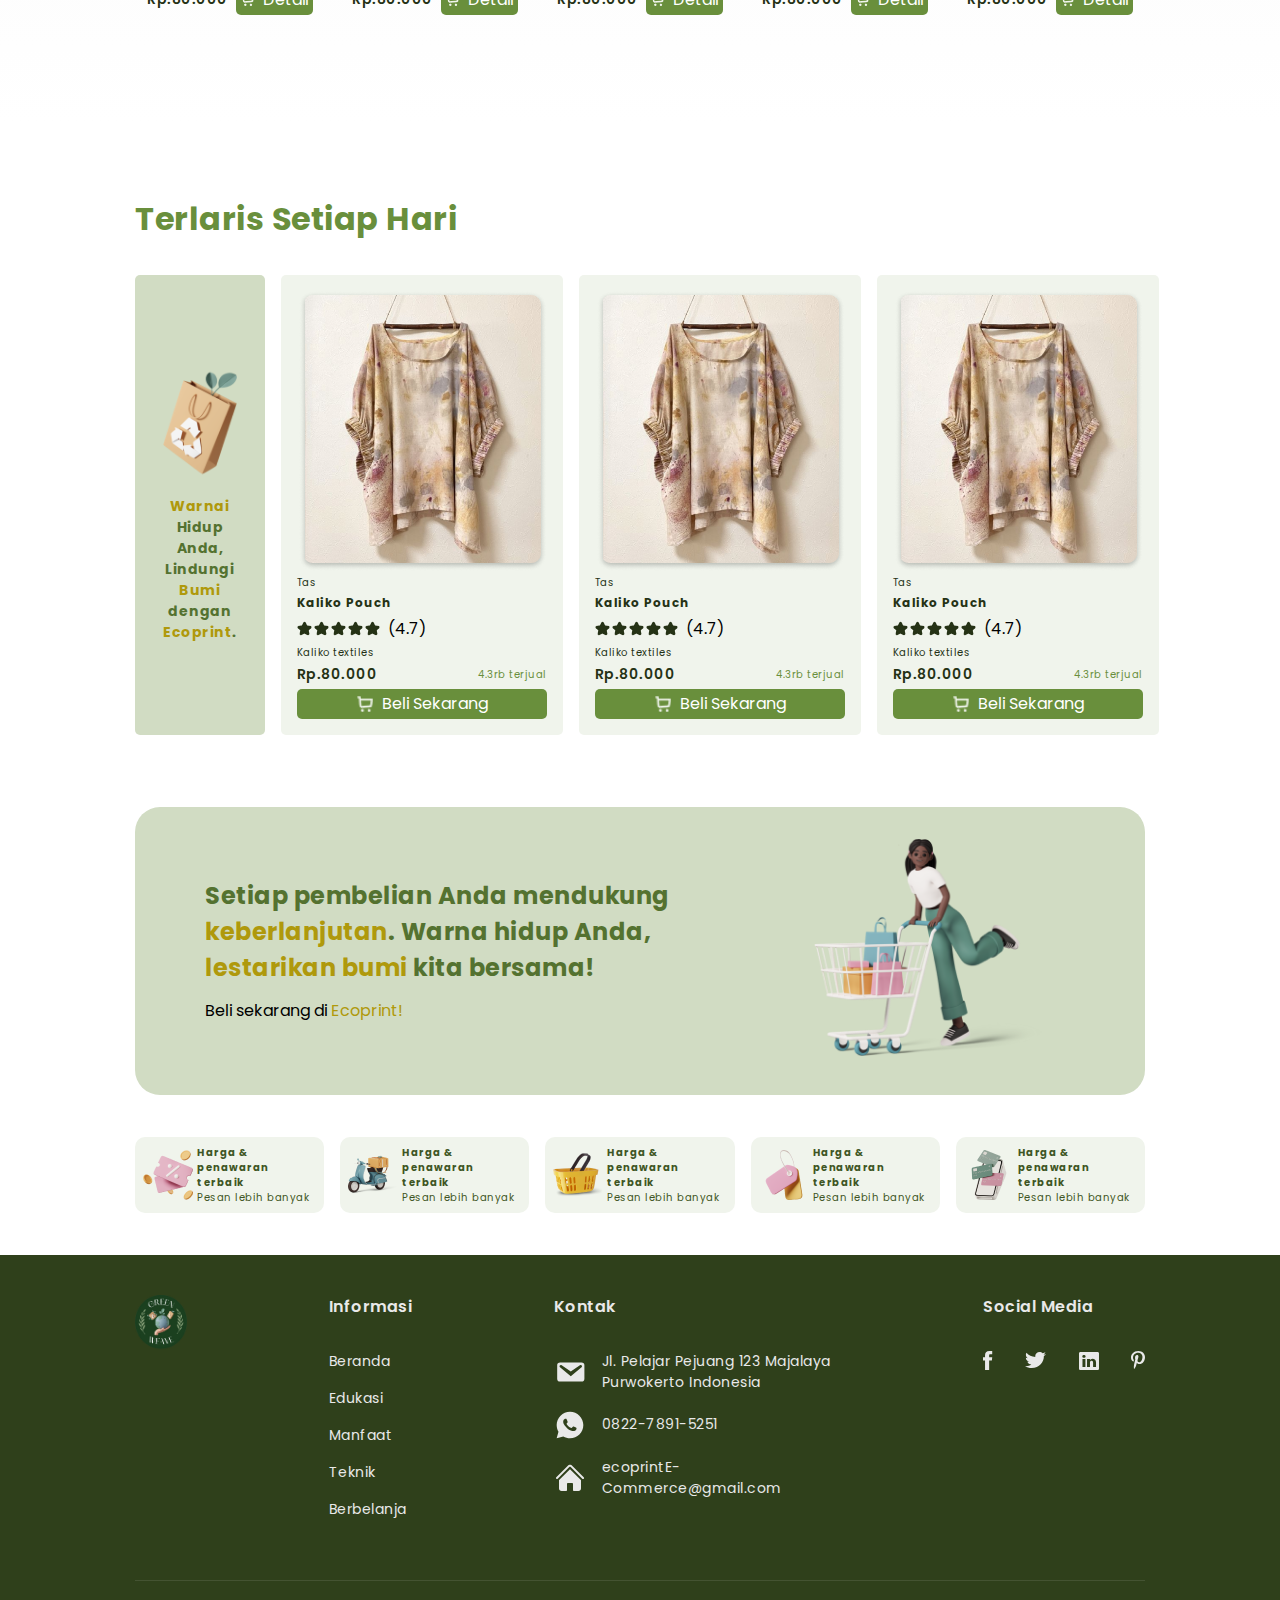
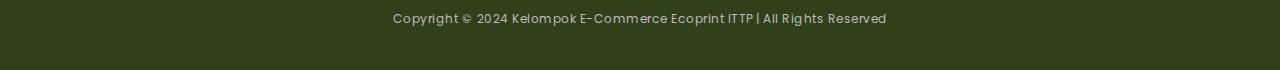
<file: src/pages/shop-1.html>
<!DOCTYPE html>
<html lang="en">

<head>
  <meta charset="UTF-8">
  <meta name="viewport" content="width=device-width, initial-scale=1.0">
  <link rel="icon" type="image/x-icon" href="../../assets/images/ic-logo.png">
  <link href="https://cdn.jsdelivr.net/npm/bootstrap@5.3.2/dist/css/bootstrap.min.css" rel="stylesheet"
    integrity="sha384-T3c6CoIi6uLrA9TneNEoa7RxnatzjcDSCmG1MXxSR1GAsXEV/Dwwykc2MPK8M2HN" crossorigin="anonymous">
  <link rel="stylesheet" href="../../assets/css/main.css">
  <title>Shop - Eco Print</title>
</head>

<body>
  <!-- navbar -->
  <nav class="navbar">
    <div class="container container-nav nav">
      <a href="#" class="nav-logo">
        <img src="../../assets/images/ic-logo.png" alt="" class="ic">
      </a>
      <div class="nav-menu">
        <a href="../../index.html" class="nav-link">Beranda</a>
        <div class="btn-group">
          <button type="button" class="nav-link dropdown-toggle" data-bs-toggle="dropdown" aria-expanded="false">
            Edukasi
          </button>
          <ul class="dropdown-menu">
            <li><a class="dropdown-item" href="./manfaat.html">Tentang Ecoprint & Manfaat</a></li>
            <li><a class="dropdown-item" href="./teknik.html">Teknik Ecoprint</a></li>
          </ul>
        </div>
        <a href="./shop-1.html" class="nav-link">Berbelanja</a>
      </div>
      <div class="nav-buttons">
        <a href="../../src/pages/login.html" class="btn btn-primary btn-primary-custom">Masuk</a>
        <a href="../../src/pages/register.html" class="btn btn-secondary">Daftar</a>
        <button class="nav-btn-responsive"></button>
      </div>
    </div>
  </nav>
  <!-- navbar end -->

  <!-- search -->
  <section class="section-search">
    <div class="container">
      <div class="wrap-desc">
        <img src="../../assets/images/ic_resources.png" alt="" class="ic">
        <span>Telusuri semua kategori</span>
      </div>
      <div class="wrap-chart">
        <form action="">
          <input type="text" placeholder="Cari...">
          <a href="#" class="btn btn-search"><img src="../../assets/images/ic_search.png" alt="" class="ic"></a>
        </form>
      </div>
    </div>
  </section>
  <!-- search end-->

  <!-- section shop-1 -->
  <section class="header-shop-1 ">
    <div class="container content">
      <div class="content-top">
        <img src="../../assets/images/shop_header-1.png" alt="" class="img">
        <img src="../../assets/images/shop_header-2.png" alt="" class="img">
      </div>
      <div class="content-bottom">
        <a href="#" class="item-link">
          <img src="../../assets/images/kategori_img-1.png" alt="" class="img">
          Wanita
        </a>
        <a href="#" class="item-link">
          <img src="../../assets/images/kategori_img-2.png" alt="" class="img">
          Pria
        </a>
        <a href="#" class="item-link">
          <img src="../../assets/images/kategori_img-3.png" alt="" class="img">
          Baju
        </a>
        <a href="#" class="item-link">
          <img src="../../assets/images/kategori_img-4.png" alt="" class="img">
          Tas
        </a>
        <a href="#" class="item-link">
          <img src="../../assets/images/kategori_img-5.png" alt="" class="img">
          Alas Kaki
        </a>
        <a href="./shop-2.html" class="item-link">
          <img src="../../assets/images/kategori_img-6.png" alt="" class="img">
          Lainnya
        </a>
      </div>
    </div>
  </section>
  <!-- section shop-1 end -->

  <!-- section populer -->
  <section class="section-populer">
    <div class="container content">
      <div class="content-top">
        <h3 class="title">Produk Populer</h3>
      </div>
      <div class="content-bottom">
        <div class="card">
          <img src="../../assets/images/shop_card-img-1.png" alt="" class="img card-image">
          <div class="card-body">
            <span class="subtitle">Tas</span>
            <h4 class="title">Kaliko Pouch</h4>
            <div class="rating">
              <div class="wrap-star">
                <img src="../../assets/images/ic_star-shop.png" alt="" class="ic">
                <img src="../../assets/images/ic_star-shop.png" alt="" class="ic">
                <img src="../../assets/images/ic_star-shop.png" alt="" class="ic">
                <img src="../../assets/images/ic_star-shop.png" alt="" class="ic">
                <img src="../../assets/images/ic_star-shop.png" alt="" class="ic">
              </div>
              <span>(4.7)</span>
            </div>
            <span class="subtitle">Kaliko textiles</span>
            <div class="price">
              <h4 class="price-text">Rp.80.000</h4>
              <a href="./detail.html" class="btn btn-price"><img src="../../assets/images/ic_chart_shop.png" alt=""
                  class="ic">Detail</a>
            </div>
          </div>
        </div>
        <div class="card">
          <img src="../../assets/images/shop_card-img-2.png" alt="" class="img card-image">
          <div class="card-body">
            <span class="subtitle">Tas</span>
            <h4 class="title">Kaliko Pouch</h4>
            <div class="rating">
              <div class="wrap-star">
                <img src="../../assets/images/ic_star-shop.png" alt="" class="ic">
                <img src="../../assets/images/ic_star-shop.png" alt="" class="ic">
                <img src="../../assets/images/ic_star-shop.png" alt="" class="ic">
                <img src="../../assets/images/ic_star-shop.png" alt="" class="ic">
                <img src="../../assets/images/ic_star-shop.png" alt="" class="ic">
              </div>
              <span>(4.7)</span>
            </div>
            <span class="subtitle">Kaliko textiles</span>
            <div class="price">
              <h4 class="price-text">Rp.80.000</h4>
              <a href="#
" class="btn btn-price"><img src="../../assets/images/ic_chart_shop.png" alt=""
                  class="ic">Detail</a>
            </div>
          </div>
        </div>
        <div class="card">
          <img src="../../assets/images/shop_card-img-3.png" alt="" class="img card-image">
          <div class="card-body">
            <span class="subtitle">Tas</span>
            <h4 class="title">Kaliko Pouch</h4>
            <div class="rating">
              <div class="wrap-star">
                <img src="../../assets/images/ic_star-shop.png" alt="" class="ic">
                <img src="../../assets/images/ic_star-shop.png" alt="" class="ic">
                <img src="../../assets/images/ic_star-shop.png" alt="" class="ic">
                <img src="../../assets/images/ic_star-shop.png" alt="" class="ic">
                <img src="../../assets/images/ic_star-shop.png" alt="" class="ic">
              </div>
              <span>(4.7)</span>
            </div>
            <span class="subtitle">Kaliko textiles</span>
            <div class="price">
              <h4 class="price-text">Rp.80.000</h4>
              <a href="#
" class="btn btn-price"><img src="../../assets/images/ic_chart_shop.png" alt=""
                  class="ic">Detail</a>
            </div>
          </div>
        </div>
        <div class="card">
          <img src="../../assets/images/shop_card-img-4.png" alt="" class="img card-image">
          <div class="card-body">
            <span class="subtitle">Tas</span>
            <h4 class="title">Kaliko Pouch</h4>
            <div class="rating">
              <div class="wrap-star">
                <img src="../../assets/images/ic_star-shop.png" alt="" class="ic">
                <img src="../../assets/images/ic_star-shop.png" alt="" class="ic">
                <img src="../../assets/images/ic_star-shop.png" alt="" class="ic">
                <img src="../../assets/images/ic_star-shop.png" alt="" class="ic">
                <img src="../../assets/images/ic_star-shop.png" alt="" class="ic">
              </div>
              <span>(4.7)</span>
            </div>
            <span class="subtitle">Kaliko textiles</span>
            <div class="price">
              <h4 class="price-text">Rp.80.000</h4>
              <a href="#
" class="btn btn-price"><img src="../../assets/images/ic_chart_shop.png" alt=""
                  class="ic">Detail</a>
            </div>
          </div>
        </div>
        <div class="card">
          <img src="../../assets/images/shop_card-img-5.png" alt="" class="img card-image">
          <div class="card-body">
            <span class="subtitle">Tas</span>
            <h4 class="title">Kaliko Pouch</h4>
            <div class="rating">
              <div class="wrap-star">
                <img src="../../assets/images/ic_star-shop.png" alt="" class="ic">
                <img src="../../assets/images/ic_star-shop.png" alt="" class="ic">
                <img src="../../assets/images/ic_star-shop.png" alt="" class="ic">
                <img src="../../assets/images/ic_star-shop.png" alt="" class="ic">
                <img src="../../assets/images/ic_star-shop.png" alt="" class="ic">
              </div>
              <span>(4.7)</span>
            </div>
            <span class="subtitle">Kaliko textiles</span>
            <div class="price">
              <h4 class="price-text">Rp.80.000</h4>
              <a href="#
" class="btn btn-price"><img src="../../assets/images/ic_chart_shop.png" alt=""
                  class="ic">Detail</a>
            </div>
          </div>
        </div>
        <div class="card">
          <img src="../../assets/images/shop_card-img-6.png" alt="" class="img card-image">
          <div class="card-body">
            <span class="subtitle">Tas</span>
            <h4 class="title">Kaliko Pouch</h4>
            <div class="rating">
              <div class="wrap-star">
                <img src="../../assets/images/ic_star-shop.png" alt="" class="ic">
                <img src="../../assets/images/ic_star-shop.png" alt="" class="ic">
                <img src="../../assets/images/ic_star-shop.png" alt="" class="ic">
                <img src="../../assets/images/ic_star-shop.png" alt="" class="ic">
                <img src="../../assets/images/ic_star-shop.png" alt="" class="ic">
              </div>
              <span>(4.7)</span>
            </div>
            <span class="subtitle">Kaliko textiles</span>
            <div class="price">
              <h4 class="price-text">Rp.80.000</h4>
              <a href="#
" class="btn btn-price"><img src="../../assets/images/ic_chart_shop.png" alt=""
                  class="ic">Detail</a>
            </div>
          </div>
        </div>
        <div class="card">
          <img src="../../assets/images/shop_card-img-7.png" alt="" class="img card-image">
          <div class="card-body">
            <span class="subtitle">Tas</span>
            <h4 class="title">Kaliko Pouch</h4>
            <div class="rating">
              <div class="wrap-star">
                <img src="../../assets/images/ic_star-shop.png" alt="" class="ic">
                <img src="../../assets/images/ic_star-shop.png" alt="" class="ic">
                <img src="../../assets/images/ic_star-shop.png" alt="" class="ic">
                <img src="../../assets/images/ic_star-shop.png" alt="" class="ic">
                <img src="../../assets/images/ic_star-shop.png" alt="" class="ic">
              </div>
              <span>(4.7)</span>
            </div>
            <span class="subtitle">Kaliko textiles</span>
            <div class="price">
              <h4 class="price-text">Rp.80.000</h4>
              <a href="#
" class="btn btn-price"><img src="../../assets/images/ic_chart_shop.png" alt=""
                  class="ic">Detail</a>
            </div>
          </div>
        </div>
        <div class="card">
          <img src="../../assets/images/shop_card-img-8.png" alt="" class="img card-image">
          <div class="card-body">
            <span class="subtitle">Tas</span>
            <h4 class="title">Kaliko Pouch</h4>
            <div class="rating">
              <div class="wrap-star">
                <img src="../../assets/images/ic_star-shop.png" alt="" class="ic">
                <img src="../../assets/images/ic_star-shop.png" alt="" class="ic">
                <img src="../../assets/images/ic_star-shop.png" alt="" class="ic">
                <img src="../../assets/images/ic_star-shop.png" alt="" class="ic">
                <img src="../../assets/images/ic_star-shop.png" alt="" class="ic">
              </div>
              <span>(4.7)</span>
            </div>
            <span class="subtitle">Kaliko textiles</span>
            <div class="price">
              <h4 class="price-text">Rp.80.000</h4>
              <a href="#
" class="btn btn-price"><img src="../../assets/images/ic_chart_shop.png" alt=""
                  class="ic">Detail</a>
            </div>
          </div>
        </div>
        <div class="card">
          <img src="../../assets/images/shop_card-img-9.png" alt="" class="img card-image">
          <div class="card-body">
            <span class="subtitle">Tas</span>
            <h4 class="title">Kaliko Pouch</h4>
            <div class="rating">
              <div class="wrap-star">
                <img src="../../assets/images/ic_star-shop.png" alt="" class="ic">
                <img src="../../assets/images/ic_star-shop.png" alt="" class="ic">
                <img src="../../assets/images/ic_star-shop.png" alt="" class="ic">
                <img src="../../assets/images/ic_star-shop.png" alt="" class="ic">
                <img src="../../assets/images/ic_star-shop.png" alt="" class="ic">
              </div>
              <span>(4.7)</span>
            </div>
            <span class="subtitle">Kaliko textiles</span>
            <div class="price">
              <h4 class="price-text">Rp.80.000</h4>
              <a href="#
" class="btn btn-price"><img src="../../assets/images/ic_chart_shop.png" alt=""
                  class="ic">Detail</a>
            </div>
          </div>
        </div>
        <div class="card">
          <img src="../../assets/images/shop_card-img-10.png" alt="" class="img card-image">
          <div class="card-body">
            <span class="subtitle">Tas</span>
            <h4 class="title">Kaliko Pouch</h4>
            <div class="rating">
              <div class="wrap-star">
                <img src="../../assets/images/ic_star-shop.png" alt="" class="ic">
                <img src="../../assets/images/ic_star-shop.png" alt="" class="ic">
                <img src="../../assets/images/ic_star-shop.png" alt="" class="ic">
                <img src="../../assets/images/ic_star-shop.png" alt="" class="ic">
                <img src="../../assets/images/ic_star-shop.png" alt="" class="ic">
              </div>
              <span>(4.7)</span>
            </div>
            <span class="subtitle">Kaliko textiles</span>
            <div class="price">
              <h4 class="price-text">Rp.80.000</h4>
              <a href="#
" class="btn btn-price"><img src="../../assets/images/ic_chart_shop.png" alt=""
                  class="ic">Detail</a>
            </div>
          </div>
        </div>
      </div>
    </div>
  </section>
  <!-- section populer end -->

  <!-- section terlaris -->
  <section class="section-terlaris">
    <div class="container content">
      <div class="content-top">
        <h3 class="title">Terlaris Setiap Hari</h3>
      </div>
      <div class="content-bottom">
        <div class="item">
          <img src="../../assets/images/shop_ecology-bag.png" alt="" class="img item-image">
          <h4 class="item-title"><span class="text-secondary">Warnai</span> Hidup Anda,
            Lindungi <span class="text-secondary">Bumi</span> dengan
            <span class="text-secondary">Ecoprint</span>.
          </h4>
        </div>
        <div class="card">
          <img src="../../assets/images/shop_terlaris-card-1.png" alt="" class="card-image">
          <div class="card-body">
            <span class="subtitle">Tas</span>
            <h4 class="title">Kaliko Pouch</h4>
            <div class="rating">
              <div class="wrap-star">
                <img src="../../assets/images/ic_star-shop.png" alt="" class="ic">
                <img src="../../assets/images/ic_star-shop.png" alt="" class="ic">
                <img src="../../assets/images/ic_star-shop.png" alt="" class="ic">
                <img src="../../assets/images/ic_star-shop.png" alt="" class="ic">
                <img src="../../assets/images/ic_star-shop.png" alt="" class="ic">
              </div>
              <span>(4.7)</span>
            </div>
            <span class="subtitle">Kaliko textiles</span>
            <div class="price">
              <h4 class="price-text">Rp.80.000</h4>
              <span>4.3rb terjual</span>
            </div>
            <a href="https://wa.me/62895611340313?text=Halo%2C%20terima%20kasih%20telah%20memilih%20produk%20dari%20eco%20print%21%20%F0%9F%98%8A%20%0APesanan%20Anda%20dengan%20nomor%20%23ECP654321%20saat%20ini%20menunggu%20konfirmasi%20pembayaran.%20%F0%9F%92%B3%20%0A%0A*%E2%9C%85%20Detail%20Pesanan%3A*%0A%F0%9F%92%BC%20*%Tas%20Kaliko%20Pouch*%0A%0ATolong%20konfirmasikan%20pembayaran%20dan%20kirimkan%20alamat%20pengiriman%20Anda%20untuk%20melanjutkan%20proses%20pesanan.%20%F0%9F%8F%A0%0A%0A*%F0%9F%93%B2%20Cara%20Pembayaran%3A*%0A%0A%F0%9F%92%B3%20*E-Money*%3A%0A%E2%80%A2%20Dana%3A%20081234567890%20a%2Fn%20Eco%20Print%0A%E2%80%A2%20GoPay%3A%20081234567891%20a%2Fn%20Eco%20Print%0A%E2%80%A2%20OVO%3A%20081234567892%20a%2Fn%20Eco%20Print%0A%0A%F0%9F%92%B5%20*Bank*%3A%0A%E2%80%A2%20Mandiri%3A%205000123456789%20a%2Fn%20Eco%20Print%0A%E2%80%A2%20BCA%3A%201234567890%20a%2Fn%20Eco%20Print%0A%E2%80%A2%20BNI%3A%208765432109%20a%2Fn%20Eco%20Print%0A%0ATerima%20kasih%20atas%20kepercayaan%20Anda%20berbelanja%20di%20eco%20print%21%20%F0%9F%99%8F
" class="btn btn-price"><img src="../../assets/images/ic_chart_shop.png" alt="" class="ic">Beli Sekarang</a>
          </div>
        </div>
        <div class="card">
          <img src="../../assets/images/shop_terlaris-card-1.png" alt="" class="card-image">
          <div class="card-body">
            <span class="subtitle">Tas</span>
            <h4 class="title">Kaliko Pouch</h4>
            <div class="rating">
              <div class="wrap-star">
                <img src="../../assets/images/ic_star-shop.png" alt="" class="ic">
                <img src="../../assets/images/ic_star-shop.png" alt="" class="ic">
                <img src="../../assets/images/ic_star-shop.png" alt="" class="ic">
                <img src="../../assets/images/ic_star-shop.png" alt="" class="ic">
                <img src="../../assets/images/ic_star-shop.png" alt="" class="ic">
              </div>
              <span>(4.7)</span>
            </div>
            <span class="subtitle">Kaliko textiles</span>
            <div class="price">
              <h4 class="price-text">Rp.80.000</h4>
              <span>4.3rb terjual</span>
            </div>
            <a href="https://wa.me/62895611340313?text=Halo%2C%20terima%20kasih%20telah%20memilih%20produk%20dari%20eco%20print%21%20%F0%9F%98%8A%20%0APesanan%20Anda%20dengan%20nomor%20%23ECP654321%20saat%20ini%20menunggu%20konfirmasi%20pembayaran.%20%F0%9F%92%B3%20%0A%0A*%E2%9C%85%20Detail%20Pesanan%3A*%0A%F0%9F%92%BC%20*%Tas%20Kaliko%20Pouch*%0A%0ATolong%20konfirmasikan%20pembayaran%20dan%20kirimkan%20alamat%20pengiriman%20Anda%20untuk%20melanjutkan%20proses%20pesanan.%20%F0%9F%8F%A0%0A%0A*%F0%9F%93%B2%20Cara%20Pembayaran%3A*%0A%0A%F0%9F%92%B3%20*E-Money*%3A%0A%E2%80%A2%20Dana%3A%20081234567890%20a%2Fn%20Eco%20Print%0A%E2%80%A2%20GoPay%3A%20081234567891%20a%2Fn%20Eco%20Print%0A%E2%80%A2%20OVO%3A%20081234567892%20a%2Fn%20Eco%20Print%0A%0A%F0%9F%92%B5%20*Bank*%3A%0A%E2%80%A2%20Mandiri%3A%205000123456789%20a%2Fn%20Eco%20Print%0A%E2%80%A2%20BCA%3A%201234567890%20a%2Fn%20Eco%20Print%0A%E2%80%A2%20BNI%3A%208765432109%20a%2Fn%20Eco%20Print%0A%0ATerima%20kasih%20atas%20kepercayaan%20Anda%20berbelanja%20di%20eco%20print%21%20%F0%9F%99%8F
" class="btn btn-price"><img src="../../assets/images/ic_chart_shop.png" alt="" class="ic">Beli Sekarang</a>
          </div>
        </div>
        <div class="card">
          <img src="../../assets/images/shop_terlaris-card-1.png" alt="" class="card-image">
          <div class="card-body">
            <span class="subtitle">Tas</span>
            <h4 class="title">Kaliko Pouch</h4>
            <div class="rating">
              <div class="wrap-star">
                <img src="../../assets/images/ic_star-shop.png" alt="" class="ic">
                <img src="../../assets/images/ic_star-shop.png" alt="" class="ic">
                <img src="../../assets/images/ic_star-shop.png" alt="" class="ic">
                <img src="../../assets/images/ic_star-shop.png" alt="" class="ic">
                <img src="../../assets/images/ic_star-shop.png" alt="" class="ic">
              </div>
              <span>(4.7)</span>
            </div>
            <span class="subtitle">Kaliko textiles</span>
            <div class="price">
              <h4 class="price-text">Rp.80.000</h4>
              <span>4.3rb terjual</span>
            </div>
            <a href="https://wa.me/62895611340313?text=Halo%2C%20terima%20kasih%20telah%20memilih%20produk%20dari%20eco%20print%21%20%F0%9F%98%8A%20%0APesanan%20Anda%20dengan%20nomor%20%23ECP654321%20saat%20ini%20menunggu%20konfirmasi%20pembayaran.%20%F0%9F%92%B3%20%0A%0A*%E2%9C%85%20Detail%20Pesanan%3A*%0A%F0%9F%92%BC%20*%Tas%20Kaliko%20Pouch*%0A%0ATolong%20konfirmasikan%20pembayaran%20dan%20kirimkan%20alamat%20pengiriman%20Anda%20untuk%20melanjutkan%20proses%20pesanan.%20%F0%9F%8F%A0%0A%0A*%F0%9F%93%B2%20Cara%20Pembayaran%3A*%0A%0A%F0%9F%92%B3%20*E-Money*%3A%0A%E2%80%A2%20Dana%3A%20081234567890%20a%2Fn%20Eco%20Print%0A%E2%80%A2%20GoPay%3A%20081234567891%20a%2Fn%20Eco%20Print%0A%E2%80%A2%20OVO%3A%20081234567892%20a%2Fn%20Eco%20Print%0A%0A%F0%9F%92%B5%20*Bank*%3A%0A%E2%80%A2%20Mandiri%3A%205000123456789%20a%2Fn%20Eco%20Print%0A%E2%80%A2%20BCA%3A%201234567890%20a%2Fn%20Eco%20Print%0A%E2%80%A2%20BNI%3A%208765432109%20a%2Fn%20Eco%20Print%0A%0ATerima%20kasih%20atas%20kepercayaan%20Anda%20berbelanja%20di%20eco%20print%21%20%F0%9F%99%8F
" class="btn btn-price"><img src="../../assets/images/ic_chart_shop.png" alt="" class="ic">Beli Sekarang</a>
          </div>
        </div>
      </div>
    </div>
  </section>
  <!-- section terlaris end -->

  <!-- section banner -->
  <section class="section-banner">
    <div class="container">
      <div class="content">
        <div class="content-left subtext">
          <h3 class="subtext-title">Setiap pembelian Anda mendukung <span class="text-secondary">keberlanjutan</span>.
            Warna
            hidup Anda, <span class="text-secondary">lestarikan bumi</span> kita bersama!</h3>
          <span>Beli sekarang di <a href="#" class="text-secondary">Ecoprint!</a></span>
        </div>
        <div class="content-right">
          <img src="../../assets/images/shop_banner-image.png" alt="" class="img">
        </div>
      </div>
    </div>
  </section>
  <!-- section banner end -->

  <!-- section benefit -->
  <section class="section-benefit">
    <div class="container">
      <div class="item">
        <img src="../../assets/images/shop_banefit-ic-1.png" alt="" class="img">
        <p class="item-text">
          <span>Harga & penawaran terbaik</span>
          <br>
          Pesan lebih banyak
        </p>
      </div>
      <div class="item">
        <img src="../../assets/images/shop_banefit-ic-2.png" alt="" class="img">
        <p class="item-text">
          <span>Harga & penawaran terbaik</span>
          <br>
          Pesan lebih banyak
        </p>
      </div>
      <div class="item">
        <img src="../../assets/images/shop_banefit-ic-3.png" alt="" class="img">
        <p class="item-text">
          <span>Harga & penawaran terbaik</span>
          <br>
          Pesan lebih banyak
        </p>
      </div>
      <div class="item">
        <img src="../../assets/images/shop_banefit-ic-4.png" alt="" class="img">
        <p class="item-text">
          <span>Harga & penawaran terbaik</span>
          <br>
          Pesan lebih banyak
        </p>
      </div>
      <div class="item">
        <img src="../../assets/images/shop_banefit-ic-5.png" alt="" class="img">
        <p class="item-text">
          <span>Harga & penawaran terbaik</span>
          <br>
          Pesan lebih banyak
        </p>
      </div>
    </div>
  </section>
  <!-- section benefit end -->

  <!-- footer -->
  <footer class="footer">
    <div class="container content">
      <div class="content-top">
        <a href="#" class="logo">
          <img src="../../assets/images/ic-logo.png" alt="" class="ic">
        </a>
        <div class="subtext">
          <h5 class="subtext-title">Informasi</h5>
          <div class="subtext-text">
            <a href="#" class="nav-link">Beranda</a>
            <a href="#" class="nav-link">Edukasi</a>
            <a href="#" class="nav-link">Manfaat</a>
            <a href="#" class="nav-link">Teknik</a>
            <a href="#" class="nav-link">Berbelanja</a>
          </div>
        </div>
        <div class="subtext">
          <h5 class="subtext-title">Kontak</h5>
          <div class="subtext-text">
            <a href="#" class="nav-link"><img src="../../assets/images/ic_email.svg" alt="" class="ic"> <span>Jl.
                Pelajar
                Pejuang 123 Majalaya Purwokerto Indonesia</span></a>
            <a href="#" class="nav-link"><img src="../../assets/images/ic_whatsapp.svg" alt="" class="ic">
              <span>0822-7891-5251</span></a>
            <a href="#" class="nav-link"><img src="../../assets/images/ic_home.svg" alt="" class="ic">
              <span>ecoprintE-Commerce@gmail.com</span></a>
          </div>
        </div>
        <div class="subtext">
          <h5 class="subtext-title">Social Media</h5>
          <div class="subtext-text social-media">
            <a href="#" class="nav-link"><img src="../../assets/images/ic_facebook.svg" alt="" class="ic"></a>
            <a href="#" class="nav-link"><img src="../../assets/images/ic_twitter.svg" alt="" class="ic"></a>
            <a href="#" class="nav-link"><img src="../../assets/images/ic_linkedin.svg" alt="" class="ic"></a>
            <a href="#" class="nav-link"><img src="../../assets/images/ic_pininterest.svg" alt="" class="ic"></a>
          </div>
        </div>
      </div>
      <div class="content-bottom">
        <span class="copyright">Copyright © 2024 Kelompok E-Commerce Ecoprint ITTP | All Rights Reserved</span>
      </div>
    </div>
  </footer>
  <!-- footer end -->

  <script src="https://cdn.jsdelivr.net/npm/@popperjs/core@2.11.8/dist/umd/popper.min.js"
    integrity="sha384-I7E8VVD/ismYTF4hNIPjVp/Zjvgyol6VFvRkX/vR+Vc4jQkC+hVqc2pM8ODewa9r"
    crossorigin="anonymous"></script>
  <script src="https://cdn.jsdelivr.net/npm/bootstrap@5.3.2/dist/js/bootstrap.min.js"
    integrity="sha384-BBtl+eGJRgqQAUMxJ7pMwbEyER4l1g+O15P+16Ep7Q9Q+zqX6gSbd85u4mG4QzX+"
    crossorigin="anonymous"></script>
  <script src="../../assets/js/main.js"></script>
</body>

</html>
</file>
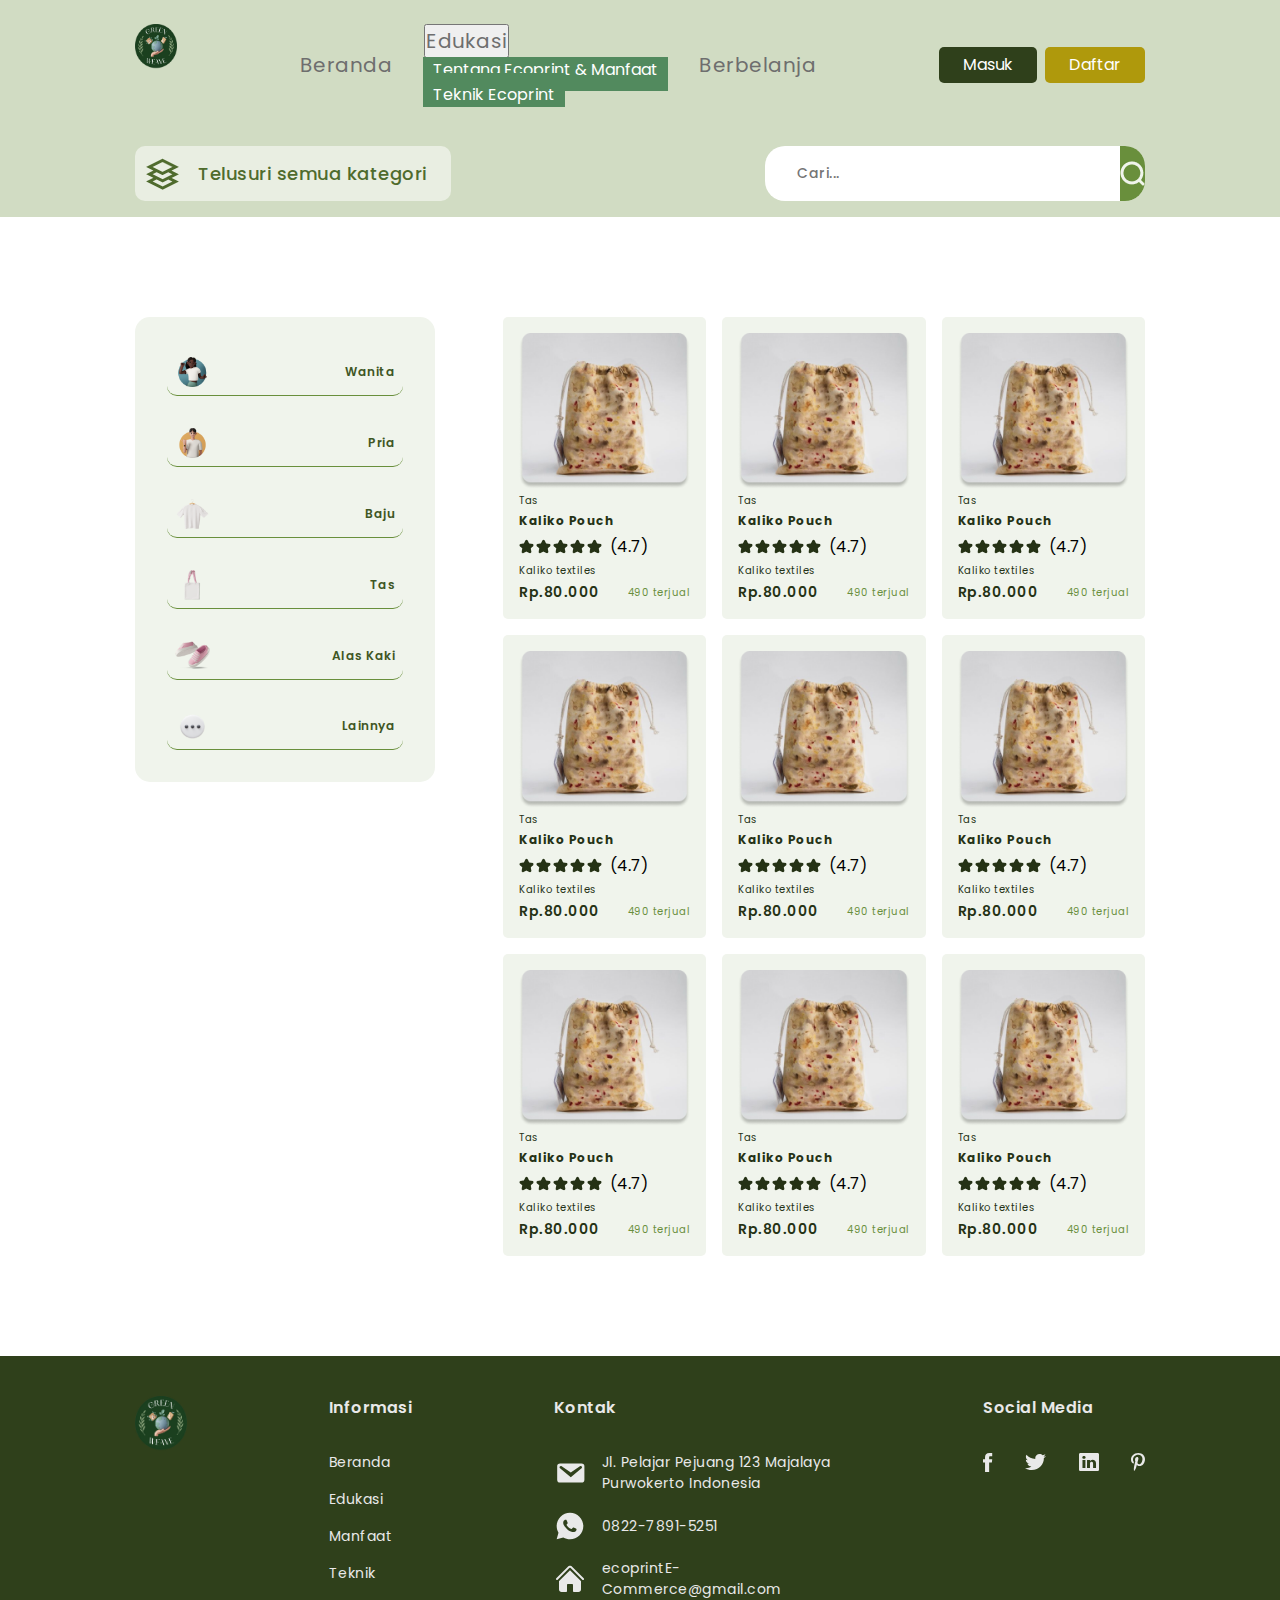
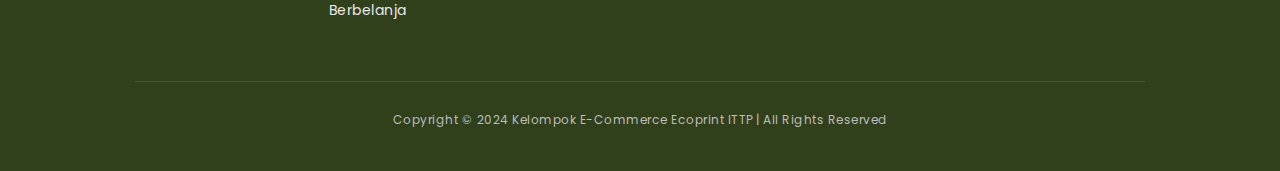
<file: src/pages/shop-2.html>
<!DOCTYPE html>
<html lang="en">

<head>
  <meta charset="UTF-8">
  <meta name="viewport" content="width=device-width, initial-scale=1.0">
  <link rel="icon" type="image/x-icon" href="../../assets/images/ic-logo.png">
  <link href="https://cdn.jsdelivr.net/npm/bootstrap@5.3.2/dist/css/bootstrap.min.css" rel="stylesheet"
    integrity="sha384-T3c6CoIi6uLrA9TneNEoa7RxnatzjcDSCmG1MXxSR1GAsXEV/Dwwykc2MPK8M2HN" crossorigin="anonymous">
  <link rel="stylesheet" href="../../assets/css/main.css">
  <title>Shop - Eco Print</title>
</head>

<body>
  <!-- navbar -->
  <nav class="navbar">
    <div class="container container-nav nav">
      <a href="#" class="nav-logo">
        <img src="../../assets/images/ic-logo.png" alt="" class="ic">
      </a>
      <div class="nav-menu">
        <a href="../../index.html" class="nav-link">Beranda</a>
        <div class="btn-group">
          <button type="button" class="nav-link dropdown-toggle" data-bs-toggle="dropdown" aria-expanded="false">
            Edukasi
          </button>
          <ul class="dropdown-menu">
            <li><a class="dropdown-item" href="./manfaat.html">Tentang Ecoprint & Manfaat</a></li>
            <li><a class="dropdown-item" href="./teknik.html">Teknik Ecoprint</a></li>
          </ul>
        </div>
        <a href="./shop-1.html" class="nav-link">Berbelanja</a>
      </div>
      <div class="nav-buttons">
        <a href="../../src/pages/login.html" class="btn btn-primary btn-primary-custom">Masuk</a>
        <a href="../../src/pages/register.html" class="btn btn-secondary">Daftar</a>
        <button class="nav-btn-responsive"></button>
      </div>
    </div>
  </nav>
  <!-- navbar end -->

  <!-- search -->
  <section class="section-search">
    <div class="container">
      <div class="wrap-desc">
        <img src="../../assets/images/ic_resources.png" alt="" class="ic">
        <span>Telusuri semua kategori</span>
      </div>
      <div class="wrap-chart">
        <form action="">
          <input type="text" placeholder="Cari...">
          <a href="#" class="btn btn-search"><img src="../../assets/images/ic_search.png" alt="" class="ic"></a>
        </form>
      </div>
    </div>
  </section>
  <!-- search end-->

  <section class="section-shop-2_kategori">
    <div class="container">
      <div class="kategori">
        <h4 class="kategori-title"></h4>
        <div class="wrap">
          <a href="#" class="nav-link">
            <img src="../../assets/images/kategori_img-1.png" alt="" class="ic">
            <span class="kategori-text">Wanita</span>
          </a>
          <a href="#" class="nav-link">
            <img src="../../assets/images/kategori_img-2.png" alt="" class="ic">
            <span class="kategori-text">Pria</span>
          </a>
          <a href="#" class="nav-link">
            <img src="../../assets/images/kategori_img-3.png" alt="" class="ic">
            <span class="kategori-text">Baju</span>
          </a>
          <a href="#" class="nav-link">
            <img src="../../assets/images/kategori_img-4.png" alt="" class="ic">
            <span class="kategori-text">Tas</span>
          </a>
          <a href="#" class="nav-link">
            <img src="../../assets/images/kategori_img-5.png" alt="" class="ic">
            <span class="kategori-text">Alas Kaki</span>
          </a>
          <a href="#" class="nav-link">
            <img src="../../assets/images/kategori_img-6.png" alt="" class="ic">
            <span class="kategori-text">Lainnya</span>
          </a>
        </div>
      </div>
      <div class="wrapper-card">
        <div class="card">
          <img src="../../assets/images/shop_card-img-1.png" alt="" class="img card-image">
          <div class="card-body">
            <span class="subtitle">Tas</span>
            <h4 class="title">Kaliko Pouch</h4>
            <div class="rating">
              <div class="wrap-star">
                <img src="../../assets/images/ic_star-shop.png" alt="" class="ic">
                <img src="../../assets/images/ic_star-shop.png" alt="" class="ic">
                <img src="../../assets/images/ic_star-shop.png" alt="" class="ic">
                <img src="../../assets/images/ic_star-shop.png" alt="" class="ic">
                <img src="../../assets/images/ic_star-shop.png" alt="" class="ic">
              </div>
              <span>(4.7)</span>
            </div>
            <span class="subtitle">Kaliko textiles</span>
            <div class="price">
              <h4 class="price-text">Rp.80.000</h4>
              <span class="price-span">490 terjual</span>
            </div>
          </div>
        </div>
        <div class="card">
          <img src="../../assets/images/shop_card-img-1.png" alt="" class="img card-image">
          <div class="card-body">
            <span class="subtitle">Tas</span>
            <h4 class="title">Kaliko Pouch</h4>
            <div class="rating">
              <div class="wrap-star">
                <img src="../../assets/images/ic_star-shop.png" alt="" class="ic">
                <img src="../../assets/images/ic_star-shop.png" alt="" class="ic">
                <img src="../../assets/images/ic_star-shop.png" alt="" class="ic">
                <img src="../../assets/images/ic_star-shop.png" alt="" class="ic">
                <img src="../../assets/images/ic_star-shop.png" alt="" class="ic">
              </div>
              <span>(4.7)</span>
            </div>
            <span class="subtitle">Kaliko textiles</span>
            <div class="price">
              <h4 class="price-text">Rp.80.000</h4>
              <span class="price-span">490 terjual</span>
            </div>
          </div>
        </div>
        <div class="card">
          <img src="../../assets/images/shop_card-img-1.png" alt="" class="img card-image">
          <div class="card-body">
            <span class="subtitle">Tas</span>
            <h4 class="title">Kaliko Pouch</h4>
            <div class="rating">
              <div class="wrap-star">
                <img src="../../assets/images/ic_star-shop.png" alt="" class="ic">
                <img src="../../assets/images/ic_star-shop.png" alt="" class="ic">
                <img src="../../assets/images/ic_star-shop.png" alt="" class="ic">
                <img src="../../assets/images/ic_star-shop.png" alt="" class="ic">
                <img src="../../assets/images/ic_star-shop.png" alt="" class="ic">
              </div>
              <span>(4.7)</span>
            </div>
            <span class="subtitle">Kaliko textiles</span>
            <div class="price">
              <h4 class="price-text">Rp.80.000</h4>
              <span class="price-span">490 terjual</span>
            </div>
          </div>
        </div>
        <div class="card">
          <img src="../../assets/images/shop_card-img-1.png" alt="" class="img card-image">
          <div class="card-body">
            <span class="subtitle">Tas</span>
            <h4 class="title">Kaliko Pouch</h4>
            <div class="rating">
              <div class="wrap-star">
                <img src="../../assets/images/ic_star-shop.png" alt="" class="ic">
                <img src="../../assets/images/ic_star-shop.png" alt="" class="ic">
                <img src="../../assets/images/ic_star-shop.png" alt="" class="ic">
                <img src="../../assets/images/ic_star-shop.png" alt="" class="ic">
                <img src="../../assets/images/ic_star-shop.png" alt="" class="ic">
              </div>
              <span>(4.7)</span>
            </div>
            <span class="subtitle">Kaliko textiles</span>
            <div class="price">
              <h4 class="price-text">Rp.80.000</h4>
              <span class="price-span">490 terjual</span>
            </div>
          </div>
        </div>
        <div class="card">
          <img src="../../assets/images/shop_card-img-1.png" alt="" class="img card-image">
          <div class="card-body">
            <span class="subtitle">Tas</span>
            <h4 class="title">Kaliko Pouch</h4>
            <div class="rating">
              <div class="wrap-star">
                <img src="../../assets/images/ic_star-shop.png" alt="" class="ic">
                <img src="../../assets/images/ic_star-shop.png" alt="" class="ic">
                <img src="../../assets/images/ic_star-shop.png" alt="" class="ic">
                <img src="../../assets/images/ic_star-shop.png" alt="" class="ic">
                <img src="../../assets/images/ic_star-shop.png" alt="" class="ic">
              </div>
              <span>(4.7)</span>
            </div>
            <span class="subtitle">Kaliko textiles</span>
            <div class="price">
              <h4 class="price-text">Rp.80.000</h4>
              <span class="price-span">490 terjual</span>
            </div>
          </div>
        </div>
        <div class="card">
          <img src="../../assets/images/shop_card-img-1.png" alt="" class="img card-image">
          <div class="card-body">
            <span class="subtitle">Tas</span>
            <h4 class="title">Kaliko Pouch</h4>
            <div class="rating">
              <div class="wrap-star">
                <img src="../../assets/images/ic_star-shop.png" alt="" class="ic">
                <img src="../../assets/images/ic_star-shop.png" alt="" class="ic">
                <img src="../../assets/images/ic_star-shop.png" alt="" class="ic">
                <img src="../../assets/images/ic_star-shop.png" alt="" class="ic">
                <img src="../../assets/images/ic_star-shop.png" alt="" class="ic">
              </div>
              <span>(4.7)</span>
            </div>
            <span class="subtitle">Kaliko textiles</span>
            <div class="price">
              <h4 class="price-text">Rp.80.000</h4>
              <span class="price-span">490 terjual</span>
            </div>
          </div>
        </div>
        <div class="card">
          <img src="../../assets/images/shop_card-img-1.png" alt="" class="img card-image">
          <div class="card-body">
            <span class="subtitle">Tas</span>
            <h4 class="title">Kaliko Pouch</h4>
            <div class="rating">
              <div class="wrap-star">
                <img src="../../assets/images/ic_star-shop.png" alt="" class="ic">
                <img src="../../assets/images/ic_star-shop.png" alt="" class="ic">
                <img src="../../assets/images/ic_star-shop.png" alt="" class="ic">
                <img src="../../assets/images/ic_star-shop.png" alt="" class="ic">
                <img src="../../assets/images/ic_star-shop.png" alt="" class="ic">
              </div>
              <span>(4.7)</span>
            </div>
            <span class="subtitle">Kaliko textiles</span>
            <div class="price">
              <h4 class="price-text">Rp.80.000</h4>
              <span class="price-span">490 terjual</span>
            </div>
          </div>
        </div>
        <div class="card">
          <img src="../../assets/images/shop_card-img-1.png" alt="" class="img card-image">
          <div class="card-body">
            <span class="subtitle">Tas</span>
            <h4 class="title">Kaliko Pouch</h4>
            <div class="rating">
              <div class="wrap-star">
                <img src="../../assets/images/ic_star-shop.png" alt="" class="ic">
                <img src="../../assets/images/ic_star-shop.png" alt="" class="ic">
                <img src="../../assets/images/ic_star-shop.png" alt="" class="ic">
                <img src="../../assets/images/ic_star-shop.png" alt="" class="ic">
                <img src="../../assets/images/ic_star-shop.png" alt="" class="ic">
              </div>
              <span>(4.7)</span>
            </div>
            <span class="subtitle">Kaliko textiles</span>
            <div class="price">
              <h4 class="price-text">Rp.80.000</h4>
              <span class="price-span">490 terjual</span>
            </div>
          </div>
        </div>
        <div class="card">
          <img src="../../assets/images/shop_card-img-1.png" alt="" class="img card-image">
          <div class="card-body">
            <span class="subtitle">Tas</span>
            <h4 class="title">Kaliko Pouch</h4>
            <div class="rating">
              <div class="wrap-star">
                <img src="../../assets/images/ic_star-shop.png" alt="" class="ic">
                <img src="../../assets/images/ic_star-shop.png" alt="" class="ic">
                <img src="../../assets/images/ic_star-shop.png" alt="" class="ic">
                <img src="../../assets/images/ic_star-shop.png" alt="" class="ic">
                <img src="../../assets/images/ic_star-shop.png" alt="" class="ic">
              </div>
              <span>(4.7)</span>
            </div>
            <span class="subtitle">Kaliko textiles</span>
            <div class="price">
              <h4 class="price-text">Rp.80.000</h4>
              <span class="price-span">490 terjual</span>
            </div>
          </div>
        </div>
      </div>
    </div>
  </section>

  <!-- footer -->
  <footer class="footer">
    <div class="container content">
      <div class="content-top">
        <a href="#" class="logo">
          <img src="../../assets/images/ic-logo.png" alt="" class="ic">
        </a>
        <div class="subtext">
          <h5 class="subtext-title">Informasi</h5>
          <div class="subtext-text">
            <a href="#" class="nav-link">Beranda</a>
            <a href="#" class="nav-link">Edukasi</a>
            <a href="#" class="nav-link">Manfaat</a>
            <a href="#" class="nav-link">Teknik</a>
            <a href="#" class="nav-link">Berbelanja</a>
          </div>
        </div>
        <div class="subtext">
          <h5 class="subtext-title">Kontak</h5>
          <div class="subtext-text">
            <a href="#" class="nav-link"><img src="../../assets/images/ic_email.svg" alt="" class="ic"> <span>Jl.
                Pelajar
                Pejuang 123 Majalaya Purwokerto Indonesia</span></a>
            <a href="#" class="nav-link"><img src="../../assets/images/ic_whatsapp.svg" alt="" class="ic">
              <span>0822-7891-5251</span></a>
            <a href="#" class="nav-link"><img src="../../assets/images/ic_home.svg" alt="" class="ic">
              <span>ecoprintE-Commerce@gmail.com</span></a>
          </div>
        </div>
        <div class="subtext">
          <h5 class="subtext-title">Social Media</h5>
          <div class="subtext-text social-media">
            <a href="#" class="nav-link"><img src="../../assets/images/ic_facebook.svg" alt="" class="ic"></a>
            <a href="#" class="nav-link"><img src="../../assets/images/ic_twitter.svg" alt="" class="ic"></a>
            <a href="#" class="nav-link"><img src="../../assets/images/ic_linkedin.svg" alt="" class="ic"></a>
            <a href="#" class="nav-link"><img src="../../assets/images/ic_pininterest.svg" alt="" class="ic"></a>
          </div>
        </div>
      </div>
      <div class="content-bottom">
        <span class="copyright">Copyright © 2024 Kelompok E-Commerce Ecoprint ITTP | All Rights Reserved</span>
      </div>
    </div>
  </footer>
  <!-- footer end -->

  <script src="https://cdn.jsdelivr.net/npm/@popperjs/core@2.11.8/dist/umd/popper.min.js"
    integrity="sha384-I7E8VVD/ismYTF4hNIPjVp/Zjvgyol6VFvRkX/vR+Vc4jQkC+hVqc2pM8ODewa9r"
    crossorigin="anonymous"></script>
  <script src="https://cdn.jsdelivr.net/npm/bootstrap@5.3.2/dist/js/bootstrap.min.js"
    integrity="sha384-BBtl+eGJRgqQAUMxJ7pMwbEyER4l1g+O15P+16Ep7Q9Q+zqX6gSbd85u4mG4QzX+"
    crossorigin="anonymous"></script>
  <script src="../../assets/js/main.js"></script>
</body>

</html>
</file>
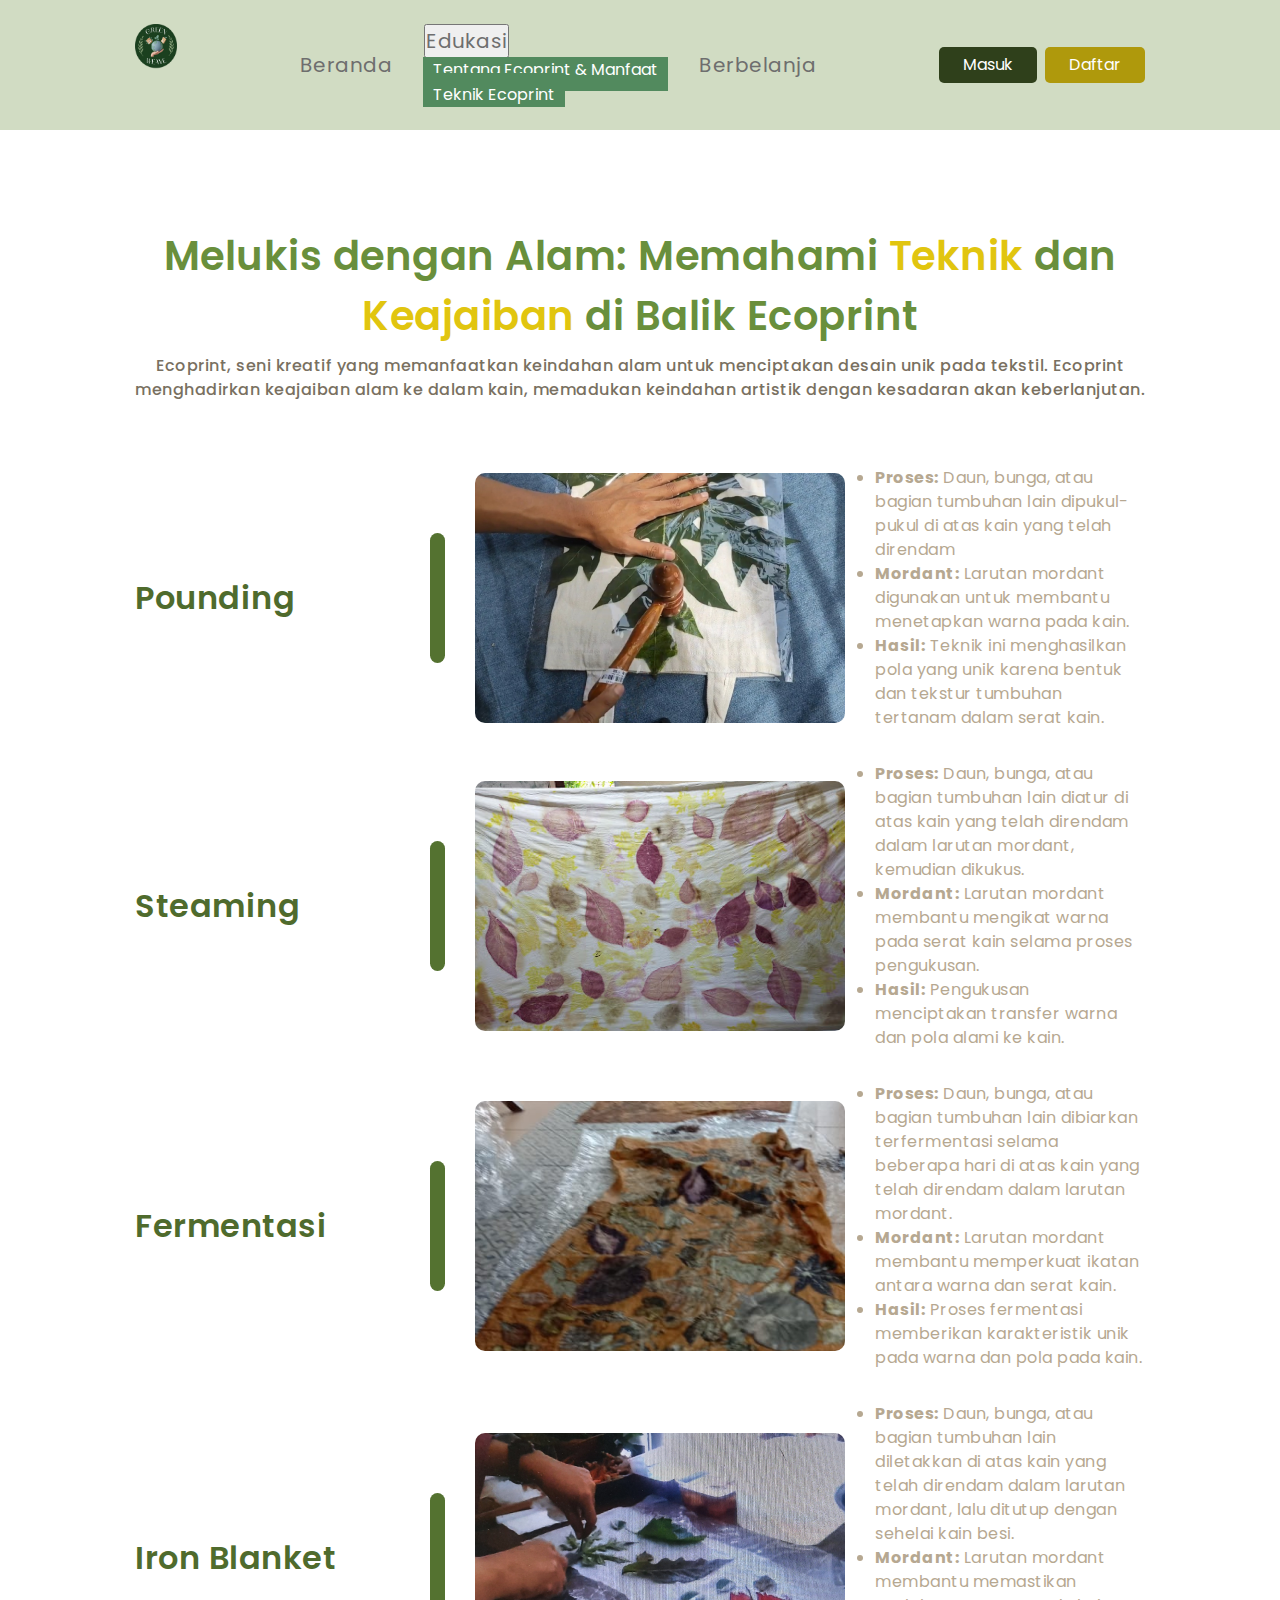
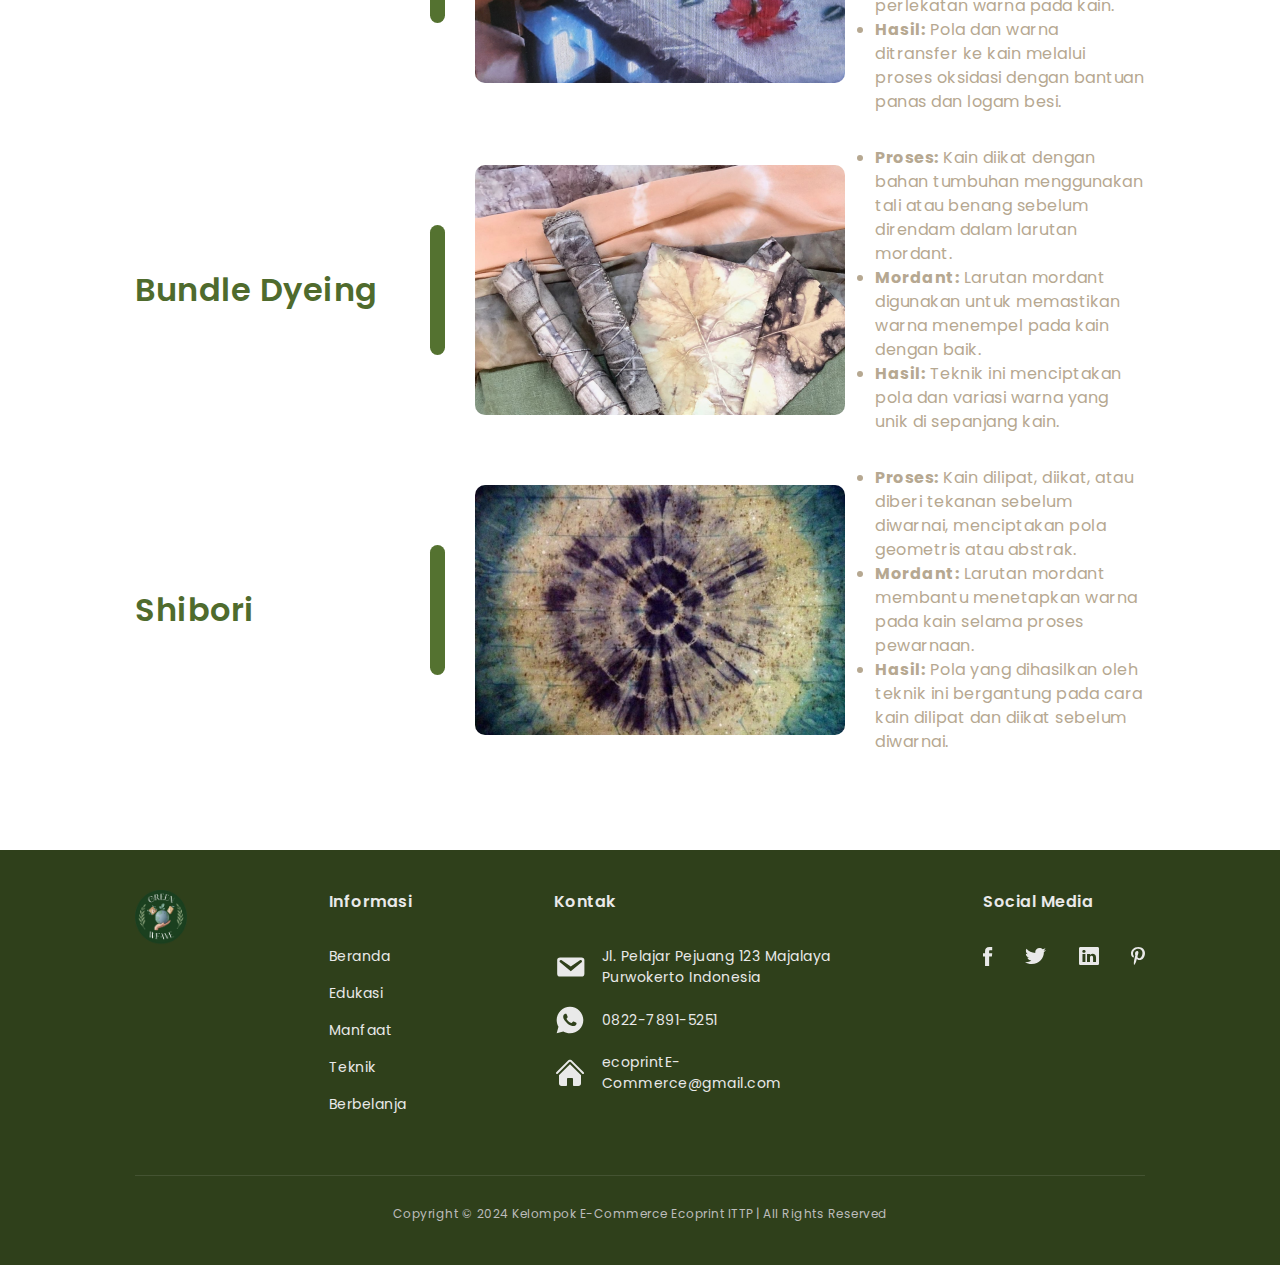
<file: src/pages/teknik.html>
<!DOCTYPE html>
<html lang="en">

<head>
  <meta charset="UTF-8">
  <meta name="viewport" content="width=device-width, initial-scale=1.0">
  <link rel="icon" type="image/x-icon" href="../../assets/images/ic-logo.png">
  <link href="https://cdn.jsdelivr.net/npm/bootstrap@5.3.2/dist/css/bootstrap.min.css" rel="stylesheet"
    integrity="sha384-T3c6CoIi6uLrA9TneNEoa7RxnatzjcDSCmG1MXxSR1GAsXEV/Dwwykc2MPK8M2HN" crossorigin="anonymous">
  <link rel="stylesheet" href="../../assets/css/main.css">
  <title>Teknik - Eco Print</title>
</head>

<body>
  <!-- navbar -->
  <nav class="navbar">
    <div class="container container-nav nav">
      <a href="#" class="nav-logo">
        <img src="../../assets/images/ic-logo.png" alt="" class="ic">
      </a>
      <div class="nav-menu">
        <a href="../../index.html" class="nav-link">Beranda</a>
        <div class="btn-group">
          <button type="button" class="nav-link dropdown-toggle" data-bs-toggle="dropdown" aria-expanded="false">
            Edukasi
          </button>
          <ul class="dropdown-menu">
            <li><a class="dropdown-item" href="./manfaat.html">Tentang Ecoprint & Manfaat</a></li>
            <li><a class="dropdown-item" href="./teknik.html">Teknik Ecoprint</a></li>
          </ul>
        </div>
        <a href="./shop-1.html" class="nav-link">Berbelanja</a>
      </div>
      <div class="nav-buttons">
        <a href="../../src/pages/login.html" class="btn btn-primary btn-primary-custom">Masuk</a>
        <a href="../../src/pages/register.html" class="btn btn-secondary">Daftar</a>
        <button class="nav-btn-responsive"></button>
      </div>
    </div>
  </nav>
  <!-- navbar end -->

  <!-- section teknik -->
  <section class="section-teknik page-manfaat_teknik">
    <div class="container container-teknik content">
      <div class="content-top subtext">
        <h2 class="subtext-display">Melukis dengan Alam: Memahami <span class="text-third">Teknik</span> dan
          <span class="text-third">Keajaiban</span> di Balik Ecoprint
        </h2>
        <p class="subtext-desc">Ecoprint, seni kreatif yang memanfaatkan keindahan alam untuk menciptakan desain unik
          pada tekstil. Ecoprint
          menghadirkan keajaiban alam ke dalam kain, memadukan keindahan artistik dengan kesadaran akan keberlanjutan.
        </p>
      </div>
      <div class="content-bottom">
        <div class="item">
          <h3 class="item-title">Pounding</h3>
          <div class="item-text">
            <img src="../../assets/images/teknik-card-1.png" alt="" class="img">
            <ul class="item-text-desc">
              <li><span>Proses:</span> Daun, bunga, atau bagian tumbuhan lain dipukul-pukul di atas kain yang telah
                direndam</li>
              <li><span>Mordant:</span> Larutan mordant digunakan untuk membantu menetapkan warna pada kain.</li>
              <li><span>Hasil:</span> Teknik ini menghasilkan pola yang unik karena bentuk dan tekstur tumbuhan tertanam
                dalam serat kain.</li>
            </ul>
          </div>
        </div>
        <div class="item">
          <h3 class="item-title">Steaming</h3>
          <div class="item-text">
            <img src="../../assets/images/teknik-card-2.png" alt="" class="img">
            <ul class="item-text-desc">
              <li><span>Proses:</span> Daun, bunga, atau bagian tumbuhan lain diatur di atas kain yang telah direndam
                dalam larutan mordant, kemudian dikukus.</li>
              <li><span>Mordant:</span> Larutan mordant membantu mengikat warna pada serat kain selama proses
                pengukusan.</li>
              <li><span>Hasil:</span> Pengukusan menciptakan transfer warna dan pola alami ke kain.</li>
            </ul>
          </div>
        </div>
        <div class="item">
          <h3 class="item-title">Fermentasi</h3>
          <div class="item-text">
            <img src="../../assets/images/teknik-card-3.png" alt="" class="img">
            <ul class="item-text-desc">
              <li><span>Proses:</span> Daun, bunga, atau bagian tumbuhan lain dibiarkan terfermentasi selama beberapa
                hari di atas kain yang telah direndam
                dalam larutan mordant.</li>
              <li><span>Mordant:</span> Larutan mordant membantu memperkuat ikatan antara warna dan serat kain.</li>
              <li><span>Hasil:</span> Proses fermentasi memberikan karakteristik unik pada warna dan pola pada kain.
              </li>
            </ul>
          </div>
        </div>
        <div class="item">
          <h3 class="item-title">Iron Blanket</h3>
          <div class="item-text">
            <img src="../../assets/images/teknik-card-4.png" alt="" class="img">
            <ul class="item-text-desc">
              <li><span>Proses:</span> Daun, bunga, atau bagian tumbuhan lain diletakkan di atas kain yang telah
                direndam dalam larutan mordant, lalu ditutup
                dengan sehelai kain besi.</li>
              <li><span>Mordant:</span> Larutan mordant membantu memastikan perlekatan warna pada kain.</li>
              <li><span>Hasil:</span> Pola dan warna ditransfer ke kain melalui proses oksidasi dengan bantuan panas dan
                logam besi.</li>
            </ul>
          </div>
        </div>
        <div class="item">
          <h3 class="item-title">Bundle Dyeing</h3>
          <div class="item-text">
            <img src="../../assets/images/teknik-card-5.png" alt="" class="img">
            <ul class="item-text-desc">
              <li><span>Proses:</span> Kain diikat dengan bahan tumbuhan menggunakan tali atau benang sebelum direndam
                dalam larutan mordant.</li>
              <li><span>Mordant:</span> Larutan mordant digunakan untuk memastikan warna menempel pada kain dengan baik.
              </li>
              <li><span>Hasil:</span> Teknik ini menciptakan pola dan variasi warna yang unik di sepanjang kain.</li>
            </ul>
          </div>
        </div>
        <div class="item">
          <h3 class="item-title">Shibori</h3>
          <div class="item-text">
            <img src="../../assets/images/teknik-card-6.png" alt="" class="img">
            <ul class="item-text-desc">
              <li><span>Proses:</span> Kain dilipat, diikat, atau diberi tekanan sebelum diwarnai, menciptakan pola
                geometris atau abstrak.</li>
              <li><span>Mordant:</span> Larutan mordant membantu menetapkan warna pada kain selama proses pewarnaan.
              </li>
              <li><span>Hasil:</span> Pola yang dihasilkan oleh teknik ini bergantung pada cara kain dilipat dan diikat
                sebelum diwarnai.</li>
            </ul>
          </div>
        </div>
      </div>
    </div>
  </section>
  <!-- section teknik end -->

  <!-- footer -->
  <footer class="footer">
    <div class="container content">
      <div class="content-top">
        <a href="#" class="logo">
          <img src="../../assets/images/ic-logo.png" alt="" class="ic">
        </a>
        <div class="subtext">
          <h5 class="subtext-title">Informasi</h5>
          <div class="subtext-text">
            <a href="#" class="nav-link">Beranda</a>
            <a href="#" class="nav-link">Edukasi</a>
            <a href="#" class="nav-link">Manfaat</a>
            <a href="#" class="nav-link">Teknik</a>
            <a href="#" class="nav-link">Berbelanja</a>
          </div>
        </div>
        <div class="subtext">
          <h5 class="subtext-title">Kontak</h5>
          <div class="subtext-text">
            <a href="#" class="nav-link"><img src="../../assets/images/ic_email.svg" alt="" class="ic"> <span>Jl.
                Pelajar
                Pejuang 123 Majalaya Purwokerto Indonesia</span></a>
            <a href="#" class="nav-link"><img src="../../assets/images/ic_whatsapp.svg" alt="" class="ic">
              <span>0822-7891-5251</span></a>
            <a href="#" class="nav-link"><img src="../../assets/images/ic_home.svg" alt="" class="ic">
              <span>ecoprintE-Commerce@gmail.com</span></a>
          </div>
        </div>
        <div class="subtext">
          <h5 class="subtext-title">Social Media</h5>
          <div class="subtext-text social-media">
            <a href="#" class="nav-link"><img src="../../assets/images/ic_facebook.svg" alt="" class="ic"></a>
            <a href="#" class="nav-link"><img src="../../assets/images/ic_twitter.svg" alt="" class="ic"></a>
            <a href="#" class="nav-link"><img src="../../assets/images/ic_linkedin.svg" alt="" class="ic"></a>
            <a href="#" class="nav-link"><img src="../../assets/images/ic_pininterest.svg" alt="" class="ic"></a>
          </div>
        </div>
      </div>
      <div class="content-bottom">
        <span class="copyright">Copyright © 2024 Kelompok E-Commerce Ecoprint ITTP | All Rights Reserved</span>
      </div>
    </div>
  </footer>
  <!-- footer end -->

  <script src="https://cdn.jsdelivr.net/npm/@popperjs/core@2.11.8/dist/umd/popper.min.js"
    integrity="sha384-I7E8VVD/ismYTF4hNIPjVp/Zjvgyol6VFvRkX/vR+Vc4jQkC+hVqc2pM8ODewa9r"
    crossorigin="anonymous"></script>
  <script src="https://cdn.jsdelivr.net/npm/bootstrap@5.3.2/dist/js/bootstrap.min.js"
    integrity="sha384-BBtl+eGJRgqQAUMxJ7pMwbEyER4l1g+O15P+16Ep7Q9Q+zqX6gSbd85u4mG4QzX+"
    crossorigin="anonymous"></script>
  <script src="../../assets/js/main.js"></script>
</body>

</html>
</file>
<file: assets/css/main.css>
@import "./abstracs/index.css";
@import "./components/index.css";
@import "./utilities/index.css";
</file>
<file: assets/css/main-2.css>
.reviews {
  margin-top: 40px;
}

.review-header {
  text-align: center;
}

.review-header h2 {
  margin-bottom: 10px;
}

.rating-overall {
  display: flex;
  justify-content: center;
  align-items: center;
  margin-bottom: 20px;
}

.rating-value {
  font-size: 2em;
  color: #e74c3c;
  margin-right: 10px;
}

.rating-stars {
  font-size: 1.5em;
  color: #e74c3c;
}

.rating-filter button {
  background: #fff;
  border: 1px solid #ddd;
  border-radius: 5px;
  padding: 5px 10px;
  margin: 5px;
  cursor: pointer;
}

.rating-filter button:hover {
  background: #f0f0f0;
}

.review {
  border-top: 1px solid #ddd;
  padding-top: 20px;
  margin-top: 20px;
}

.reviewer {
  display: flex;
  flex-direction: column;
  margin-bottom: 10px;
}

.reviewer-name {
  font-weight: bold;
  color: #333;
}

.review-rating {
  color: #e74c3c;
  margin: 5px 0;
}

.review-date {
  color: #999;
  font-size: 0.9em;
}

.review-content p {
  margin: 5px 0;
}

.review-content strong {
  color: #333;
}

.review-images {
  display: flex;
  gap: 10px;
  margin-top: 10px;
}

.review-images img {
  width: 100px;
  height: 100px;
  object-fit: cover;
  border-radius: 5px;
}

.review-likes {
  margin-top: 10px;
  font-size: 1.1em;
  color: #333;
}
</file>
